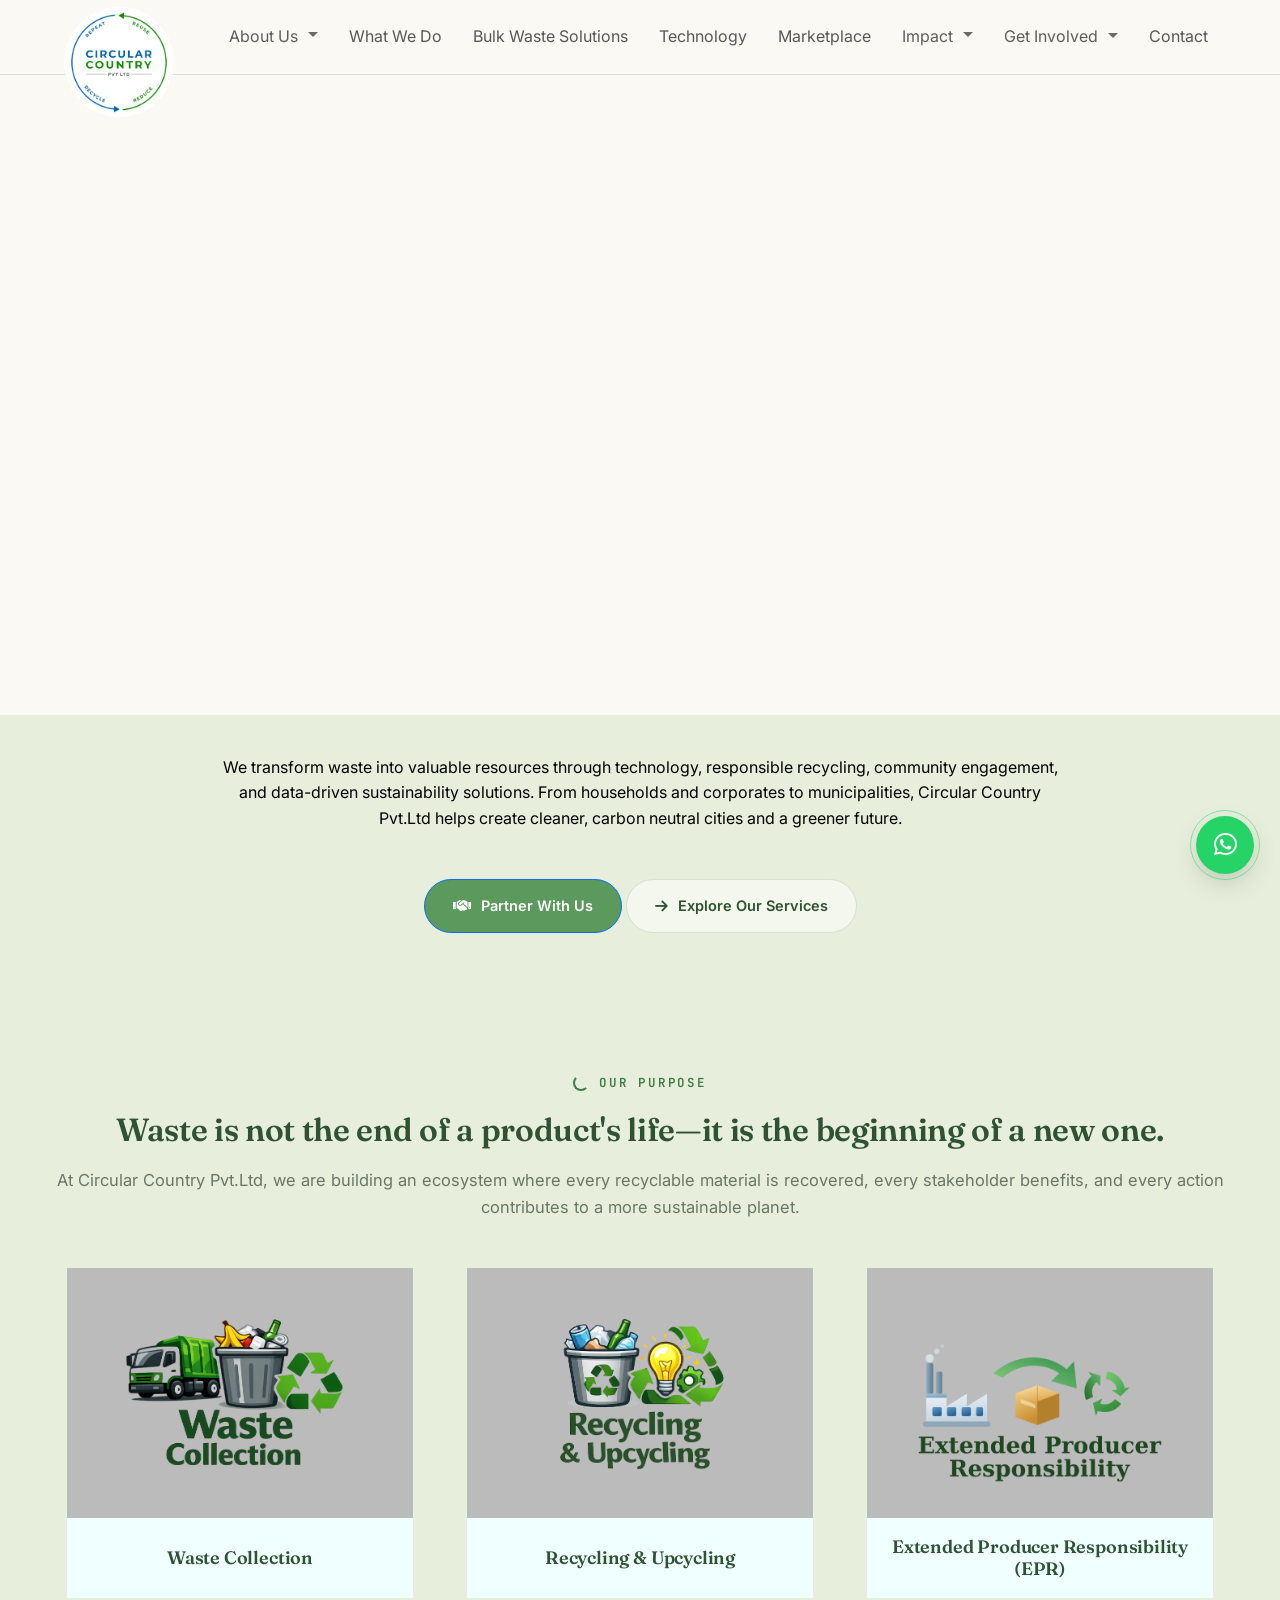
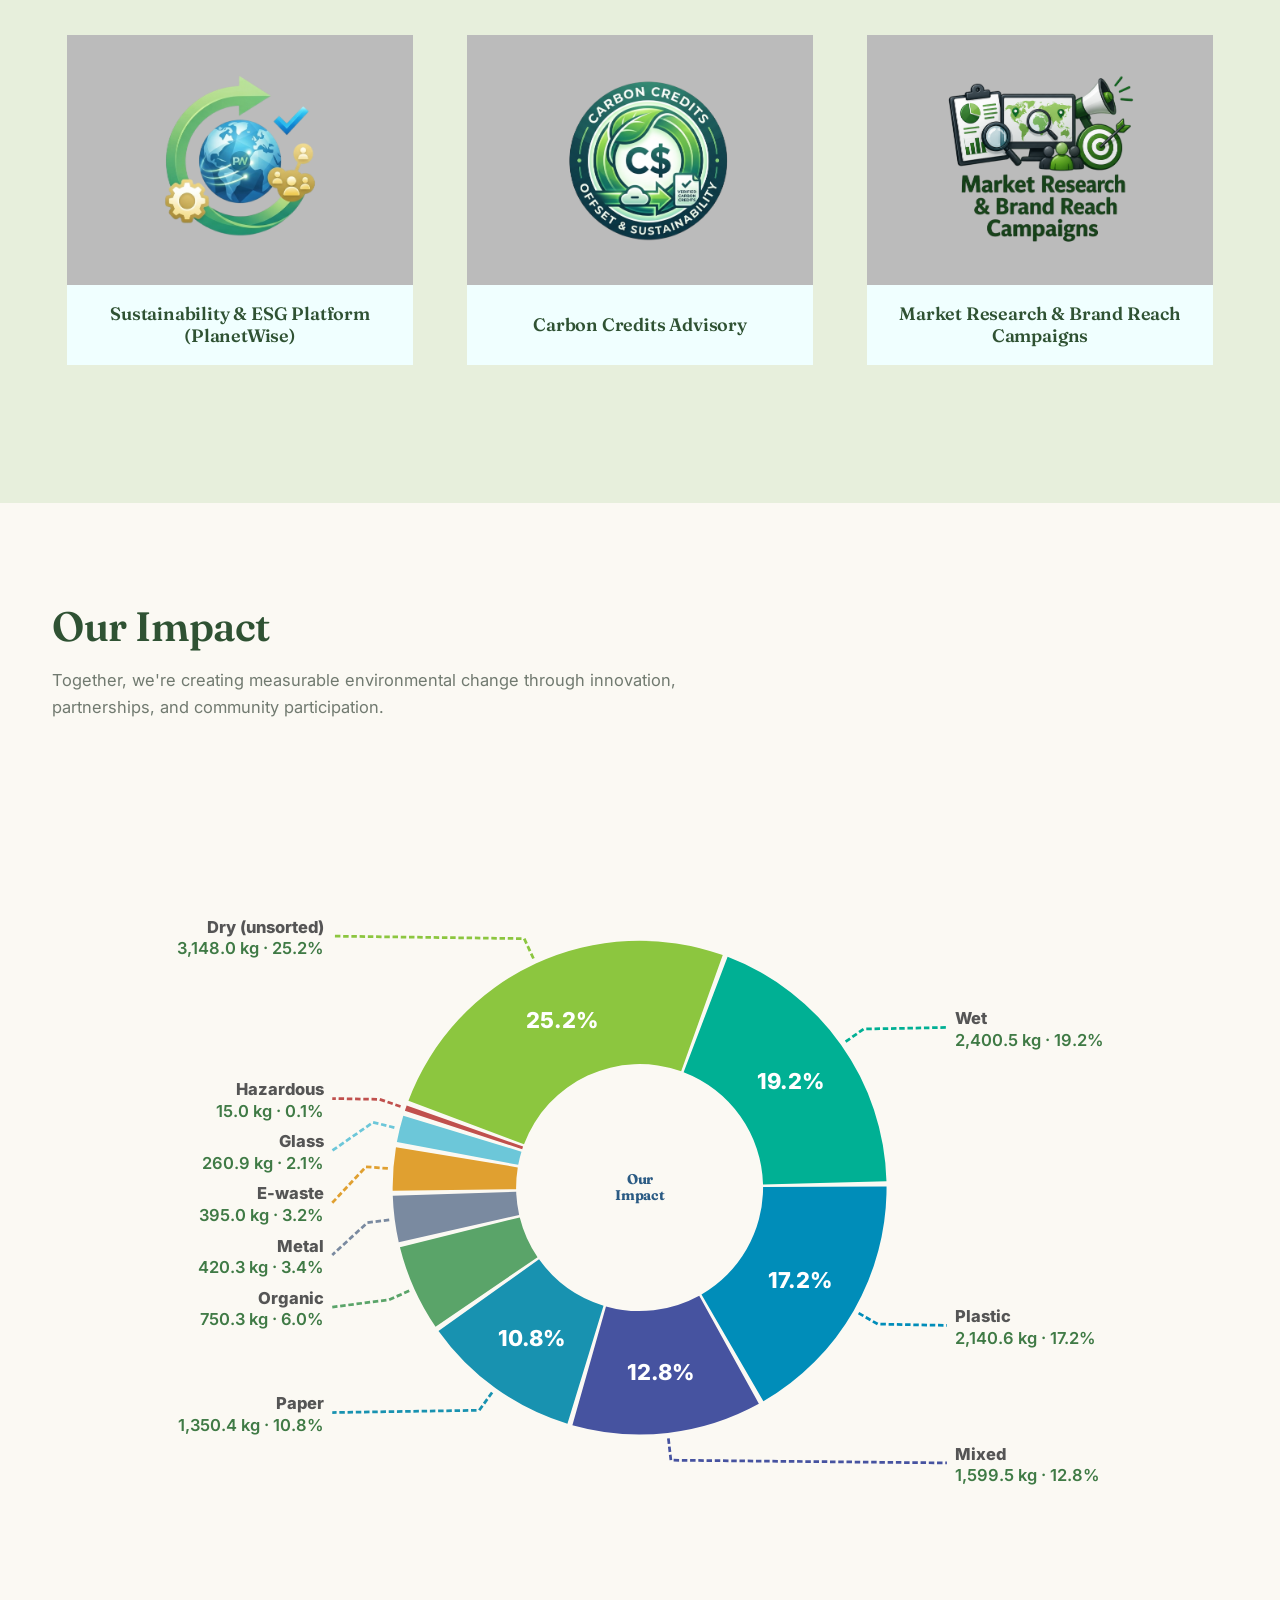
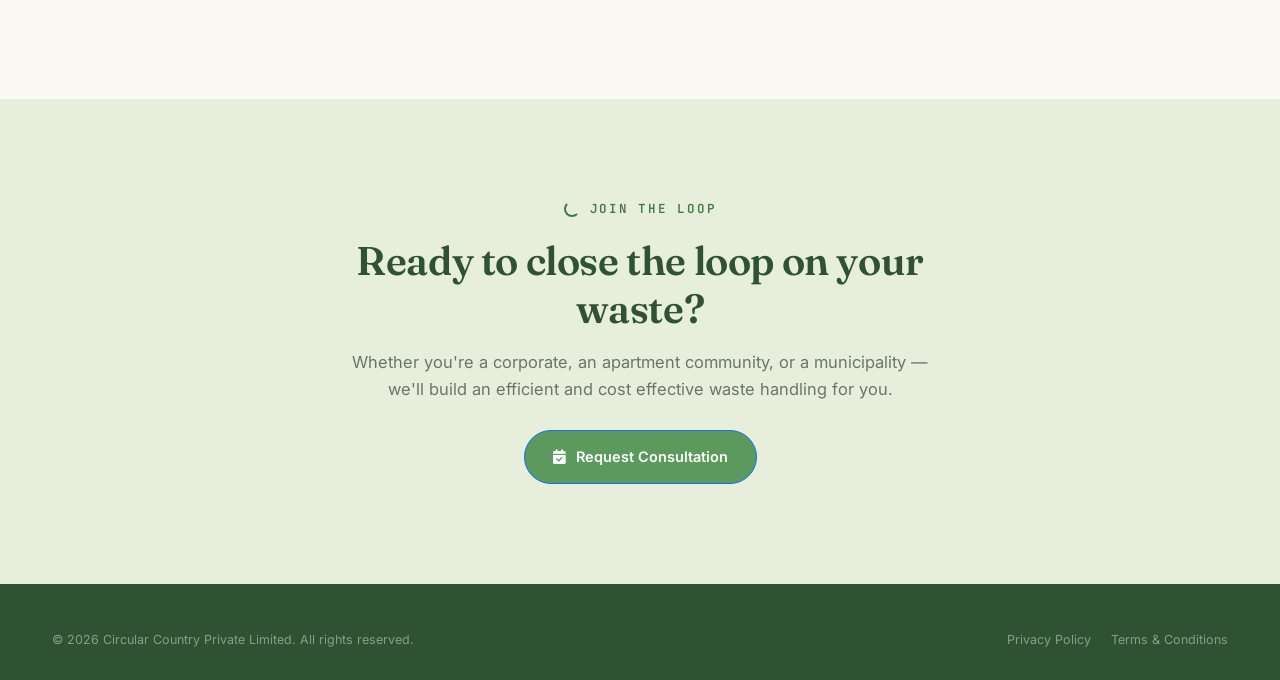
<file: index.html>
<!DOCTYPE html>
<html lang="en">
<head>
<meta charset="UTF-8">
<meta name="viewport" content="width=device-width, initial-scale=1.0">
<title>Circular Country | Waste Management & Recycling Company in Bangalore</title>
<meta name="description" content="Circular Country (BinWin) offers AI-powered waste collection, recycling, EPR compliance and carbon credit services for corporates, apartments and municipalities across Bangalore.">
<link rel="canonical" href="https://circularcountry.com/">
<meta property="og:type" content="website">
<meta property="og:site_name" content="Circular Country">
<meta property="og:title" content="Circular Country | Waste Management & Recycling Company in Bangalore">
<meta property="og:description" content="Circular Country (BinWin) offers AI-powered waste collection, recycling, EPR compliance and carbon credit services for corporates, apartments and municipalities across Bangalore.">
<meta property="og:url" content="https://circularcountry.com/">
<meta property="og:image" content="https://circularcountry.com/assets/images/favicon/og-image.jpg">
<meta name="twitter:card" content="summary_large_image">
<meta name="twitter:title" content="Circular Country | Waste Management & Recycling Company in Bangalore">
<meta name="twitter:description" content="Circular Country (BinWin) offers AI-powered waste collection, recycling, EPR compliance and carbon credit services for corporates, apartments and municipalities across Bangalore.">
<meta name="twitter:image" content="https://circularcountry.com/assets/images/favicon/og-image.jpg">

<meta name="keywords" content="circular economy India, waste management company, EPR compliance services, plastic recycling solutions, ESG waste management, corporate waste collection, Bangalore">
<link rel="preconnect" href="https://fonts.googleapis.com">
<link rel="preconnect" href="https://fonts.gstatic.com" crossorigin>
<link href="https://fonts.googleapis.com/css2?family=Fraunces:ital,opsz,wght@0,9..144,300;0,9..144,400;0,9..144,500;0,9..144,600;0,9..144,700;0,9..144,900;1,9..144,400;1,9..144,500&family=Inter:wght@400;500;600;700;800&family=JetBrains+Mono:wght@400;500;600&display=swap" rel="stylesheet">
<link rel="stylesheet" href="https://cdnjs.cloudflare.com/ajax/libs/font-awesome/6.5.1/css/all.min.css">
<link rel="stylesheet" href="assets/css/bootstrap.css">
<link rel="stylesheet" href="assets/css/styles.css">
<link rel="icon" type="image/x-icon" href="/favicon.ico">
<link rel="icon" type="image/png" sizes="32x32" href="/assets/images/favicon/favicon-32x32.png">
<link rel="icon" type="image/png" sizes="16x16" href="/assets/images/favicon/favicon-16x16.png">
<link rel="apple-touch-icon" sizes="180x180" href="/assets/images/favicon/apple-touch-icon.png">
<link rel="manifest" href="/site.webmanifest">
<script type="application/ld+json">
{
  "@context": "https://schema.org",
  "@type": "LocalBusiness",
  "name": "Circular Country Pvt Ltd",
  "alternateName": "BinWin",
  "url": "https://circularcountry.com/",
  "logo": "https://circularcountry.com/assets/images/logo/Circular-Country.png",
  "image": "https://circularcountry.com/assets/images/favicon/og-image.jpg",
  "telephone": "+91-63667-70120",
  "email": "support@binwin.earth",
  "address": {
    "@type": "PostalAddress",
    "streetAddress": "1231, 45th Cross, 1st Stage, Kumarswamy Layout",
    "addressLocality": "Bangalore",
    "postalCode": "560078",
    "addressCountry": "IN"
  },
  "areaServed": "Bangalore",
  "description": "Circular Country (BinWin) provides waste collection, AI-powered recycling, EPR compliance and carbon credit services across Bangalore."
}
</script>
</head>
<body>

<!-- ============ HEADER ============ -->
<div id="header_html"></div>
<!-- ============ HERO ============ -->
 
 <div id="home-page-hero-banner" class="carousel slide">
  <!-- <div class="carousel-indicators">
    <button type="button" data-bs-target="#home-page-hero-banner" data-bs-slide-to="0" class="active" aria-current="true" aria-label="Slide 1"></button>
    <button type="button" data-bs-target="#home-page-hero-banner" data-bs-slide-to="1" aria-label="Slide 2"></button>
    <button type="button" data-bs-target="#home-page-hero-banner" data-bs-slide-to="2" aria-label="Slide 3"></button>
  </div> -->
  <div class="carousel-inner">
    <div class="carousel-item active">
      <!-- <div class="falling-leaves"></div> -->
      <div class="video-div">
        <video class="banner-video" autoplay muted loop playsinline>
          <source src="assets/images/video/Waste_transforming_into_recycled…_1080p_202609032308.mp4" type="video/mp4"> 
        </video>
      </div>
      <!-- <div class="carousel-caption text-aligns d-none d-md-block">
        <h1 id="heroTypingText" class="typing-text" data-text="Building India's Circular Economy,|One Resource at a Time."></h1>
        <p class="text-black mb-5">We transform waste into valuable resources through technology, responsible recycling, community engagement, and data-driven sustainability solutions. From households and corporates to municipalities, Circular Country Pvt.Ltd helps create cleaner, carbon neutral cities and a greener future.</p>
        <div class="button">
          <button class="btn btn-primary"><i class="fa-solid fa-handshake"></i>Partner With Us</button>
          <button class="btn btn-ghost"><i class="fa-solid fa-arrow-right"></i>Explore Our Services</button>
        </div>
      </div> -->
    </div>
  </div>
  <!-- <button class="carousel-control-prev" type="button" data-bs-target="#home-page-hero-banner" data-bs-slide="prev">
    <span class="carousel-control-prev-icon" aria-hidden="true"></span>
    <span class="visually-hidden">Previous</span>
  </button>
  <button class="carousel-control-next" type="button" data-bs-target="#home-page-hero-banner" data-bs-slide="next">
    <span class="carousel-control-next-icon" aria-hidden="true"></span>
    <span class="visually-hidden">Next</span>
  </button> -->
</div>

<!-- <div class="marquee-strip">
  <div class="marquee-track">
    <span>WASTE COLLECTION <i class="fa-solid fa-circle"></i></span>
    <span>AI SEGREGATION <i class="fa-solid fa-circle"></i></span>
    <span>RECYCLING <i class="fa-solid fa-circle"></i></span>
    <span>EPR COMPLIANCE <i class="fa-solid fa-circle"></i></span>
    <span>CARBON CREDITS <i class="fa-solid fa-circle"></i></span>
    <span>UPCYCLED MARKETPLACE <i class="fa-solid fa-circle"></i></span>
    <span>WASTE COLLECTION <i class="fa-solid fa-circle"></i></span>
    <span>AI SEGREGATION <i class="fa-solid fa-circle"></i></span>
    <span>RECYCLING <i class="fa-solid fa-circle"></i></span>
    <span>EPR COMPLIANCE <i class="fa-solid fa-circle"></i></span>
    <span>CARBON CREDITS <i class="fa-solid fa-circle"></i></span>
    <span>UPCYCLED MARKETPLACE <i class="fa-solid fa-circle"></i></span>
  </div>
</div> -->

<!-- ============ PAGE LINK TEASERS ============ -->
<!-- <section>
  <div class="wrap">
    <div class="section-head">
      <span class="loop-eyebrow"><span class="ring"></span>Find Your Way Around</span>
      <h2>Four pages. The whole loop.</h2>
      <p>Everything about Circular Country, organized into one place each &mdash; explore at your own pace.</p>
    </div>
    <div class="teaser-grid">
      <a href="about.html" class="teaser-card reveal">
        <div class="icon-tile"><i class="fa-solid fa-compass"></i></div>
        <h3>About Us</h3>
        <p>Our purpose, our team, our social responsibility &mdash; and the advisory behind it.</p>
        <span class="go">Read more <i class="fa-solid fa-arrow-right"></i></span>
      </a>
      <a href="industries.html" class="teaser-card reveal">
        <div class="icon-tile"><i class="fa-solid fa-gears"></i></div>
        <h3>Industries</h3>
        <p>Collection, recycling, EPR, carbon credits, bulk solutions, and our technology stack.</p>
        <span class="go">Explore industries <i class="fa-solid fa-arrow-right"></i></span>
      </a>
      <a href="technology.html" class="teaser-card reveal">
        <div class="icon-tile"><i class="fa-solid fa-chart-line"></i></div>
        <h3>Technology</h3>
        <p>Our impact numbers, the upcoming marketplace, Captain BinWin, blog &amp; careers.</p>
        <span class="go">See technology <i class="fa-solid fa-arrow-right"></i></span>
      </a>
      <a href="contact.html" class="teaser-card reveal">
        <div class="icon-tile"><i class="fa-solid fa-handshake"></i></div>
        <h3>Contact &amp; Partner</h3>
        <p>Reach our team directly, or submit a partnership enquiry.</p>
        <span class="go">Get in touch <i class="fa-solid fa-arrow-right"></i></span>
      </a>
    </div>
  </div>
</section> -->
<section class="cts_buttons">
  <div class="cts_div">
    <p class="text-black mb-5">We transform waste into valuable resources through technology, responsible recycling, community engagement, and data-driven sustainability solutions. From households and corporates to municipalities, Circular Country Pvt.Ltd helps create cleaner, carbon neutral cities and a greener future.</p>
      <div class="button">
        <button class="btn btn-primary"><i class="fa-solid fa-handshake"></i>Partner With Us</button>
        <button class="btn btn-ghost"><i class="fa-solid fa-arrow-right"></i>Explore Our Services</button>
      </div>
  </div>
</section>

<!-- ============ QUICK ABOUT STRIP ============ -->
<section class="sage">
  <div class="wrap" style="align-items:center;">
    <div class="text-center w-100">
      <span class="loop-eyebrow"><span class="ring"></span>Our Purpose</span>
      <h2>Waste is not the end of a product's life—it is the beginning of a new one.</h2>
      <p style="margin-top:18px; font-size:16.5px; color:var(--ink-soft);">At Circular Country Pvt.Ltd, we are building an ecosystem where every recyclable material is recovered, every stakeholder benefits, and every action contributes to a more sustainable planet.</p>
      <!-- <a href="about.html" class="btn btn-dark" style="margin-top:28px;">More About Us <i class="fa-solid fa-arrow-right"></i></a> -->
   
      <!-- <p class="tag-linsse">Circular Country Pvt.Ltd is into :</p> -->
      <div class="row listing-icons mt-5">
        <div class="col-12 col-sm-12 col-md-4 col-lg-4 col-xl-4">
          <div class="home-page-icons">
            <div class="what-we-do-homes">
              <img class="what-we-do-home" src="assets/images/icons/Waste-collection.png" alt="Waste Collection">
            </div>
            <div class="what-we-do-content-home">
              <h3 class="what-we-do-homesa">Waste Collection</h3>
            </div>
          </div>
        </div>
        <div class="col-12 col-sm-12 col-md-4 col-lg-4 col-xl-4">
          <div class="home-page-icons">
            <div class="what-we-do-homes">
              <img class="what-we-do-home" src="assets/images/icons/Recycling-Upcycling.png" alt="Recycling & Upcycling">
            </div>
            <div class="what-we-do-content-home">
              <h3 class="what-we-do-homesa">Recycling & Upcycling</h3>
           </div>
          </div>
        </div>
        <div class="col-12 col-sm-12 col-md-4 col-lg-4 col-xl-4">
          <div class="home-page-icons">
            <div class="what-we-do-homes">
              <img class="what-we-do-home" src="assets/images/icons/EPR-Services.png" alt="EPR Services">
            </div>
            <div class="what-we-do-content-home">
              <h3 class="what-we-do-homesa">Extended Producer Responsibility (EPR) </h3>
            </div>
          </div>
        </div>
        <div class="col-12 col-sm-12 col-md-4 col-lg-4 col-xl-4">
          <div class="home-page-icons">
            <div class="what-we-do-homes">
              <img class="what-we-do-home" src="assets/images/icons/Carbon-Credits.png" alt="Sustainability & ESG Platform">
            </div>
            <div class="what-we-do-content-home">
              <h3 class="what-we-do-homesa">Sustainability & ESG Platform (PlanetWise)</h3>
            </div>
          </div>
        </div>
        <div class="col-12 col-sm-12 col-md-4 col-lg-4 col-xl-4">
          <div class="home-page-icons">
            <div class="what-we-do-homes">
              <img class="what-we-do-home" src="assets/images/icons/Sustainability-&-ESG-Platform.png" alt="Carbon Credits">
            </div>
            <div class="what-we-do-content-home">
              <h3 class="what-we-do-homesa"> Carbon Credits Advisory</h3>
            </div>
          </div>
        </div>
        <div class="col-12 col-sm-12 col-md-4 col-lg-4 col-xl-4">
          <div class="home-page-icons">
            <div class="what-we-do-homes">
              <img class="what-we-do-home" src="assets/images/icons/Market-Research-Brand-Reach-Campaigns.png" alt="Market Research & Brand Reach Campaigns">
            </div>
            <div class="what-we-do-content-home">
              <h3 class="what-we-do-homesa">Market Research & Brand Reach Campaigns</h3>
            </div>
          </div>
        </div>
      </div>
    </div>
  </div>
</section>

<!-- ============ IMPACT TEASER ============ -->
<section class="impact-section" data-stats-root>
  <div class="wrap">
    <div class="section-head">
      <h2>Our Impact</h2>
      <p>Together, we're creating measurable environmental change through innovation, partnerships, and community participation.</p>
    </div>
    <div class="chart-section">
      <div class="chart-container">
        <svg id="donutChart" viewBox="0 0 600 600" xmlns="http://www.w3.org/2000/svg">
          <!-- SVG dynamic elements generated by JS -->
        </svg>

        <!-- Center Content Overlay -->
        <div class="center-content">
          <div class="center-titlea"><h3 class="center-title">Our Impact</h3></div>
        </div>
      </div>
      <div class="impact-legend" aria-label="Impact chart legend"></div>
    </div>
  </div>
</section>

<!-- ============ FINAL CTA ============ -->
<section class="sage">
  <div class="wrap" style="text-align:center; max-width:680px; margin:0 auto;">
    <span class="loop-eyebrow center" style="justify-content:center;"><span class="ring"></span>Join The Loop</span>
    <h2 style="font-size:clamp(28px,3.6vw,40px);">Ready to close the loop on your waste?</h2>
    <p style="margin-top:16px; color:var(--ink-soft); font-size:16.5px;">Whether you're a corporate, an apartment community, or a municipality &mdash; we'll build an efficient and cost effective waste handling for you.</p>
    <a href="get-involved.html#partnerships" class="btn btn-primary" style="margin-top:28px;"><i class="fa-solid fa-calendar-check"></i>Request Consultation</a>
  </div>
</section>

<!-- ============ FOOTER ============ -->
<script src="assets/javascript/script.js"></script>
<script src="assets/javascript/impact-stats.js"></script>
<script src="assets/javascript/bootstrap.js"></script>

<div id="footer_html"></div>
</body>
</html>
</file>
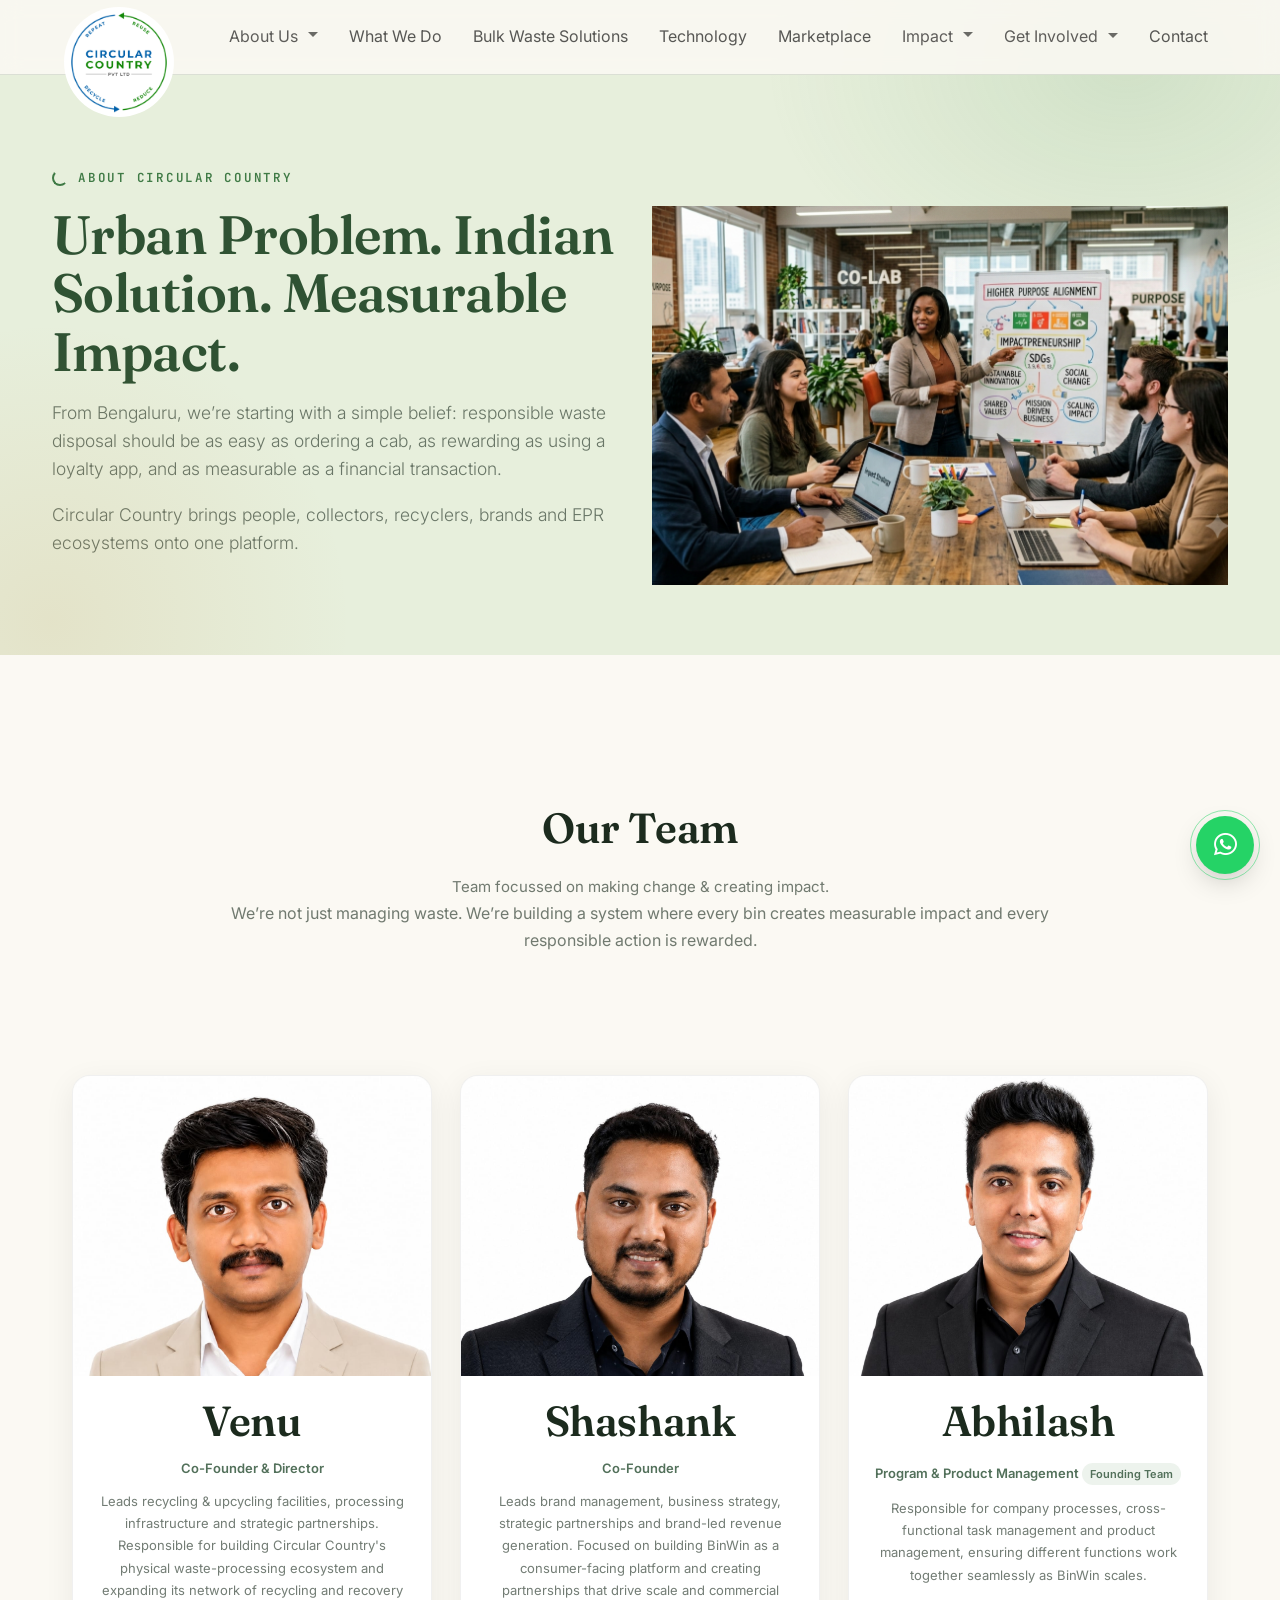
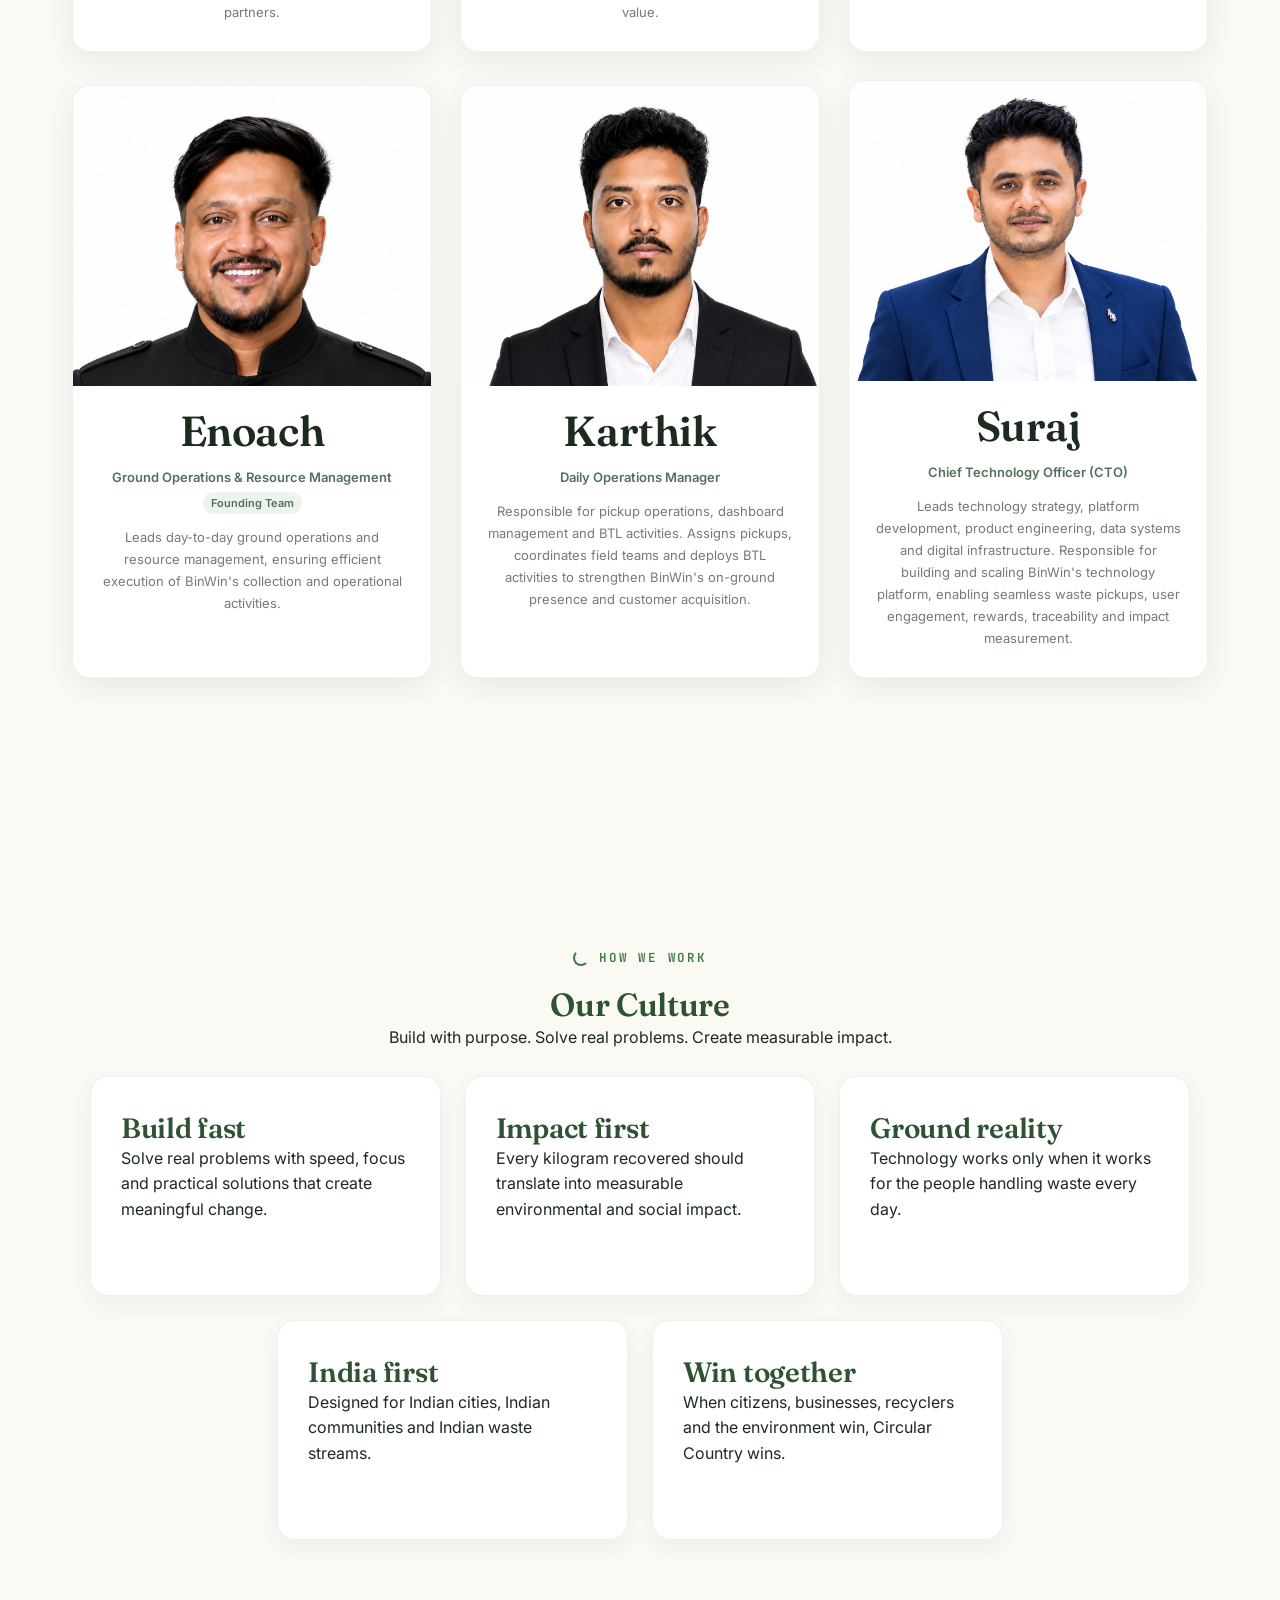
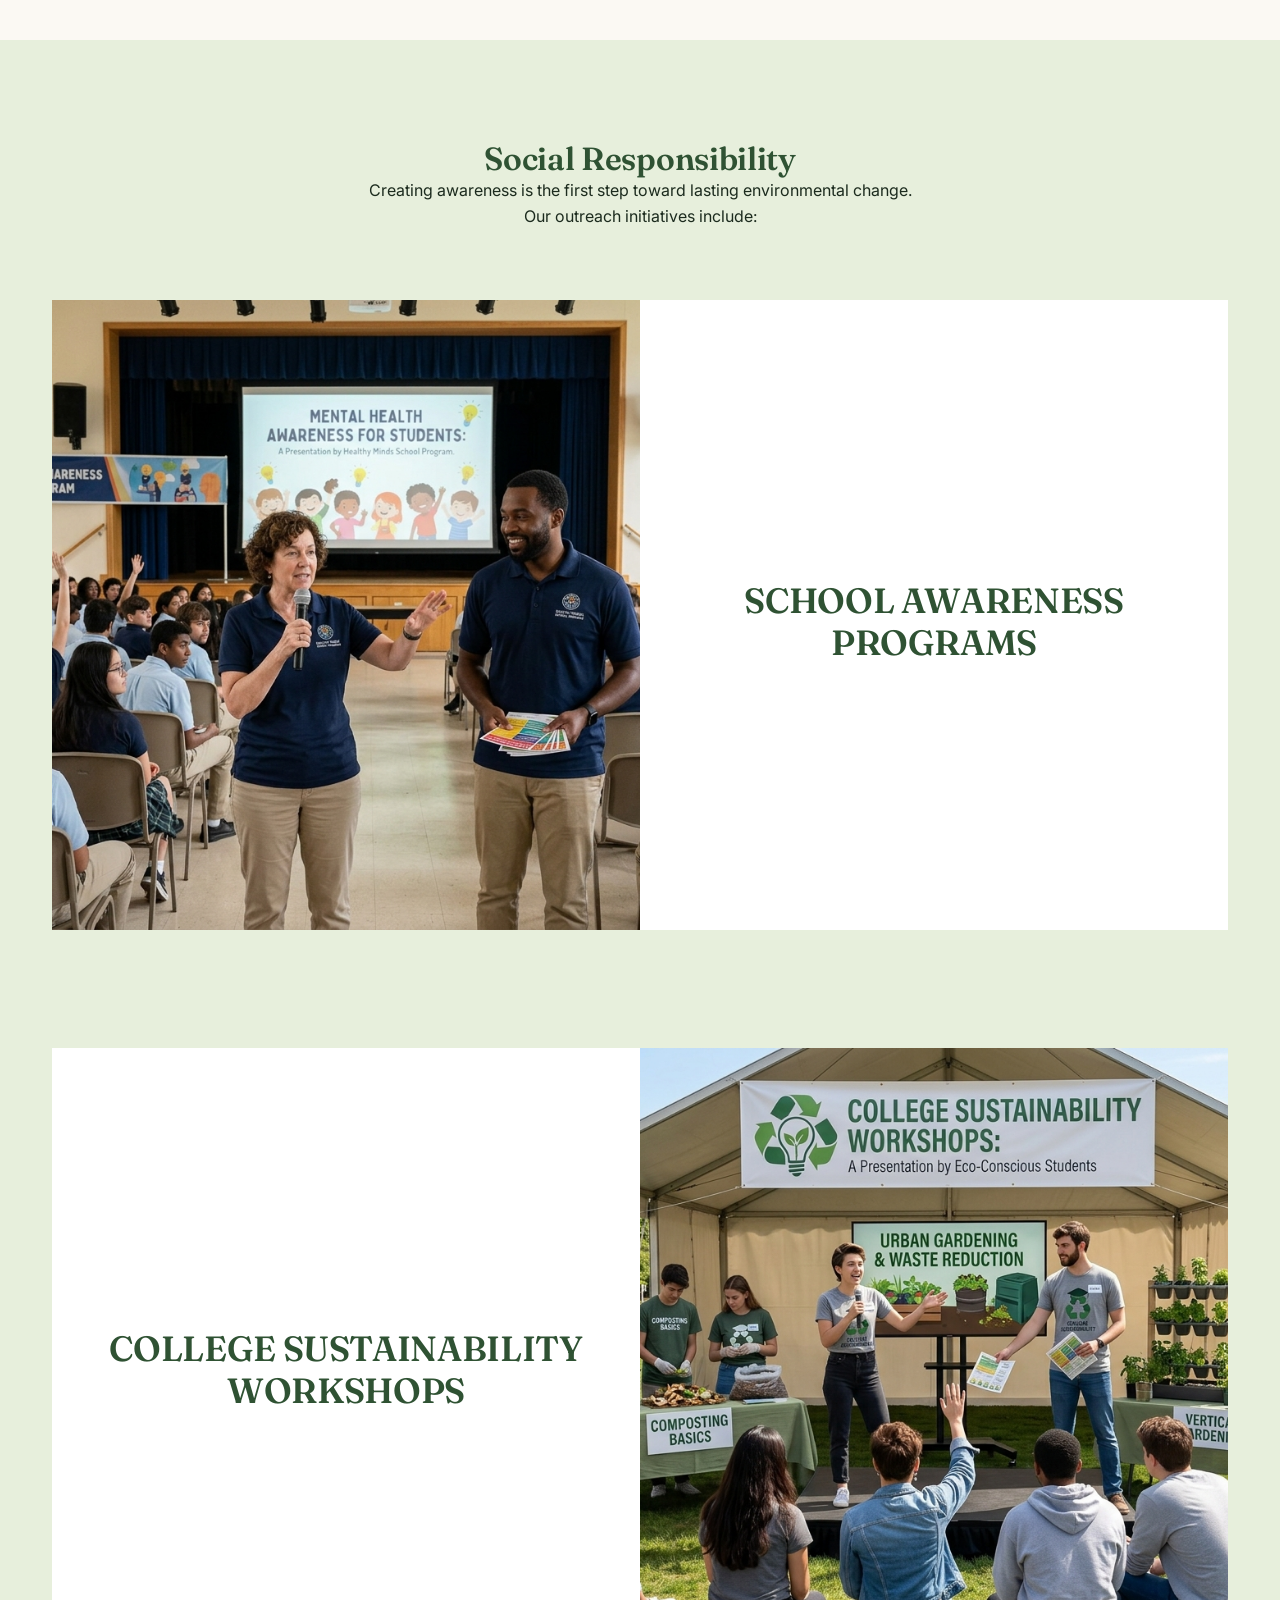
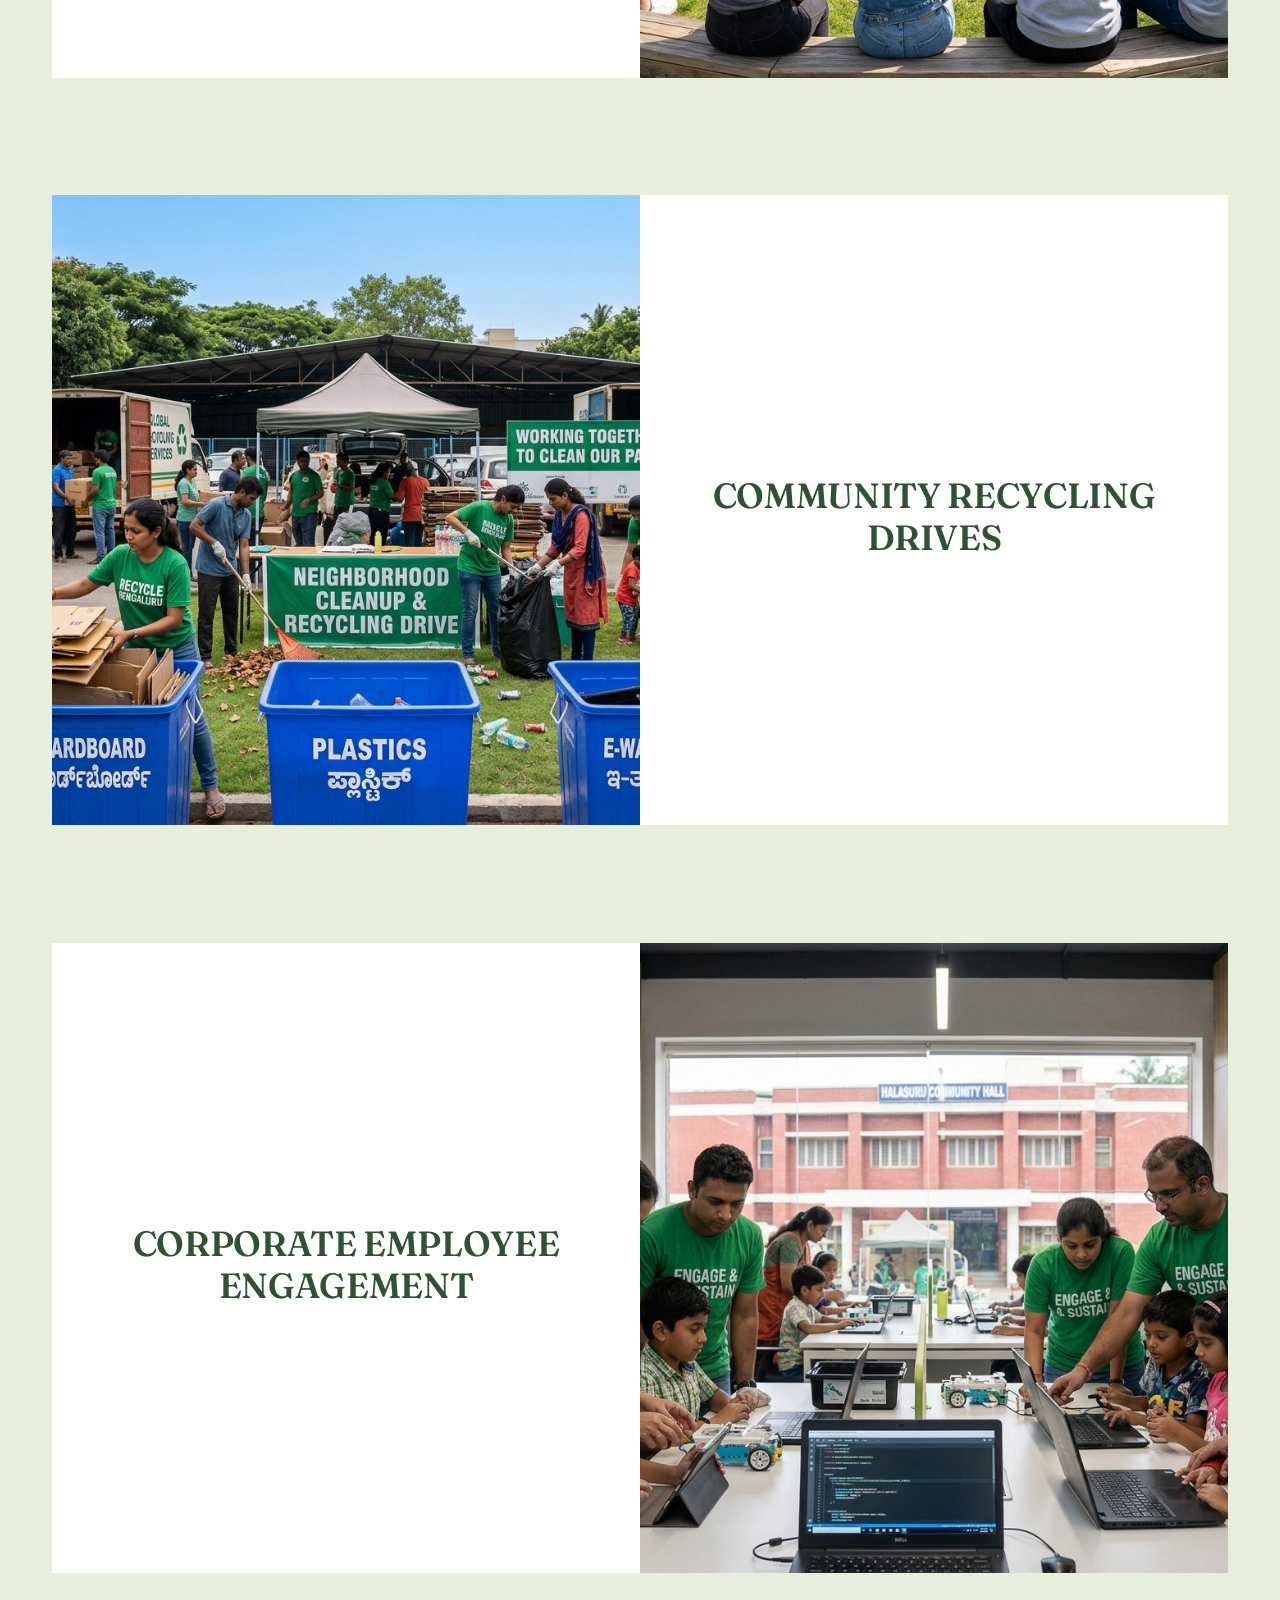
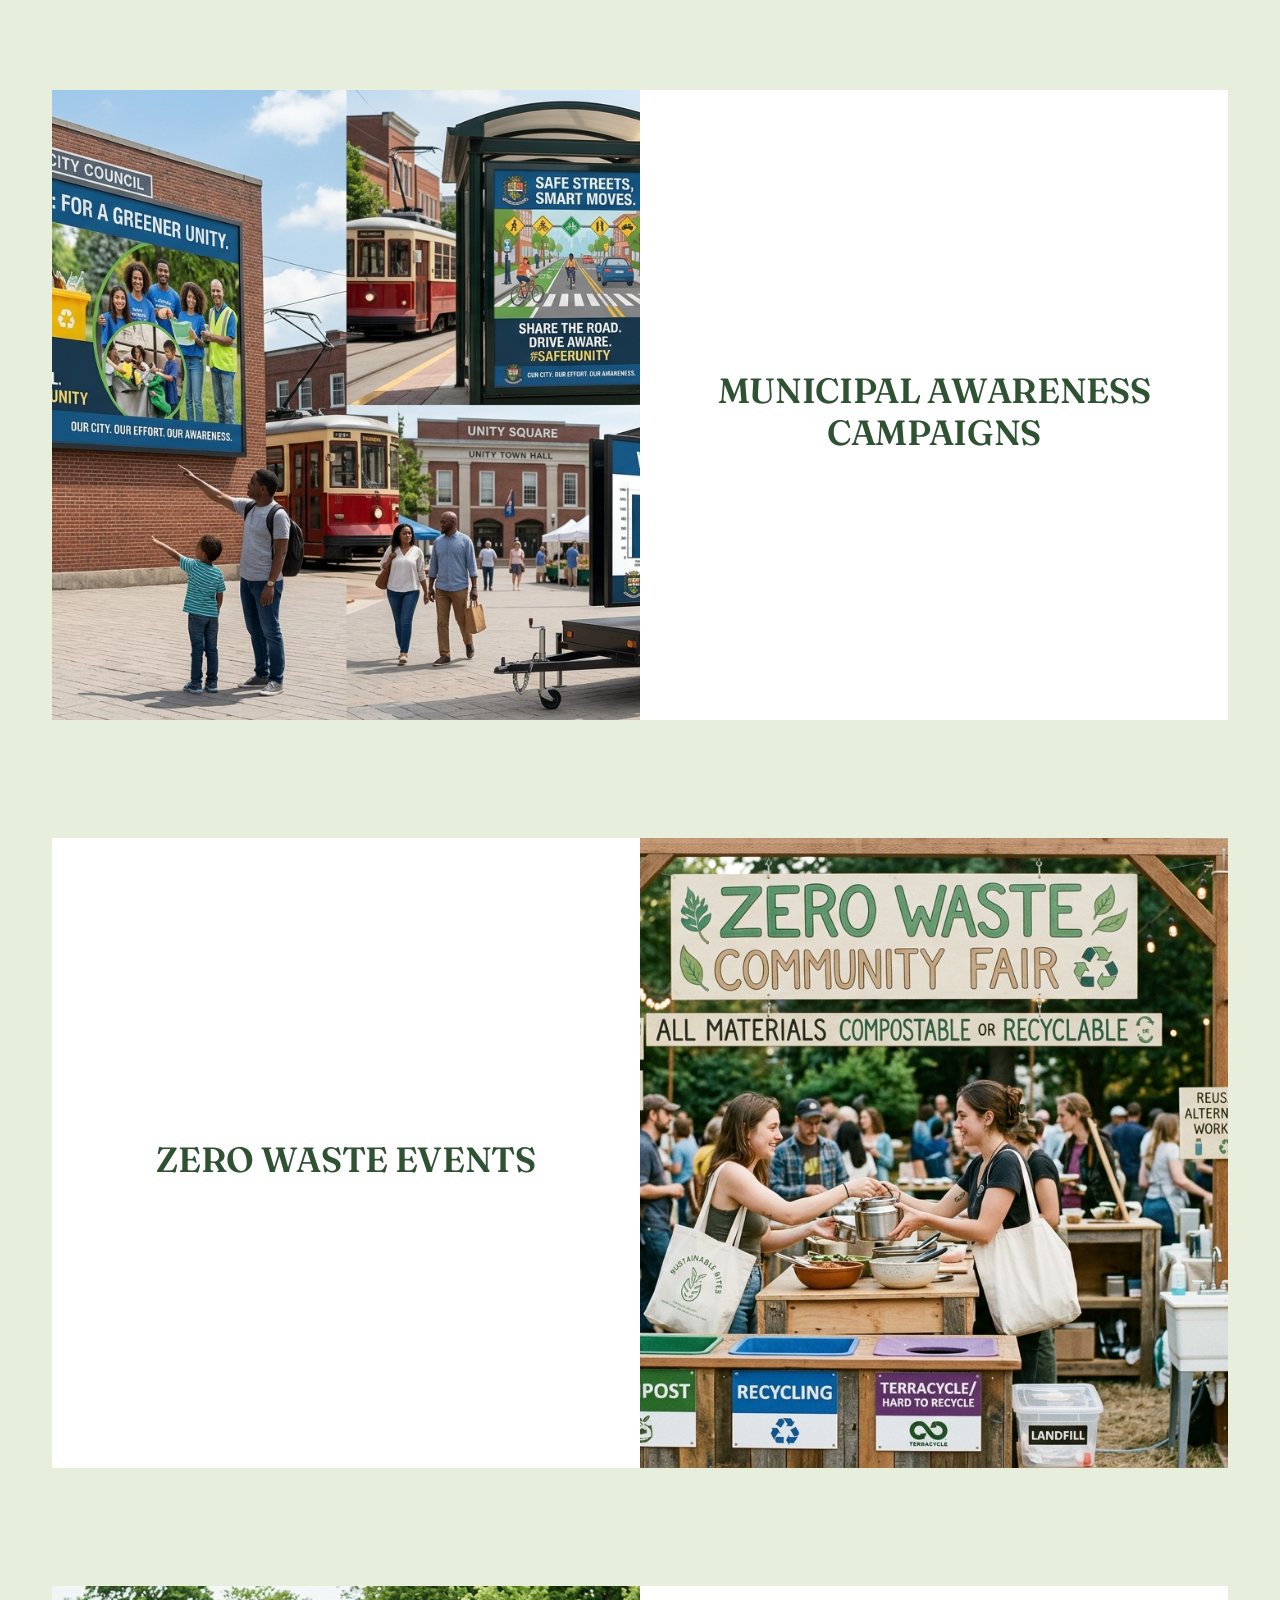
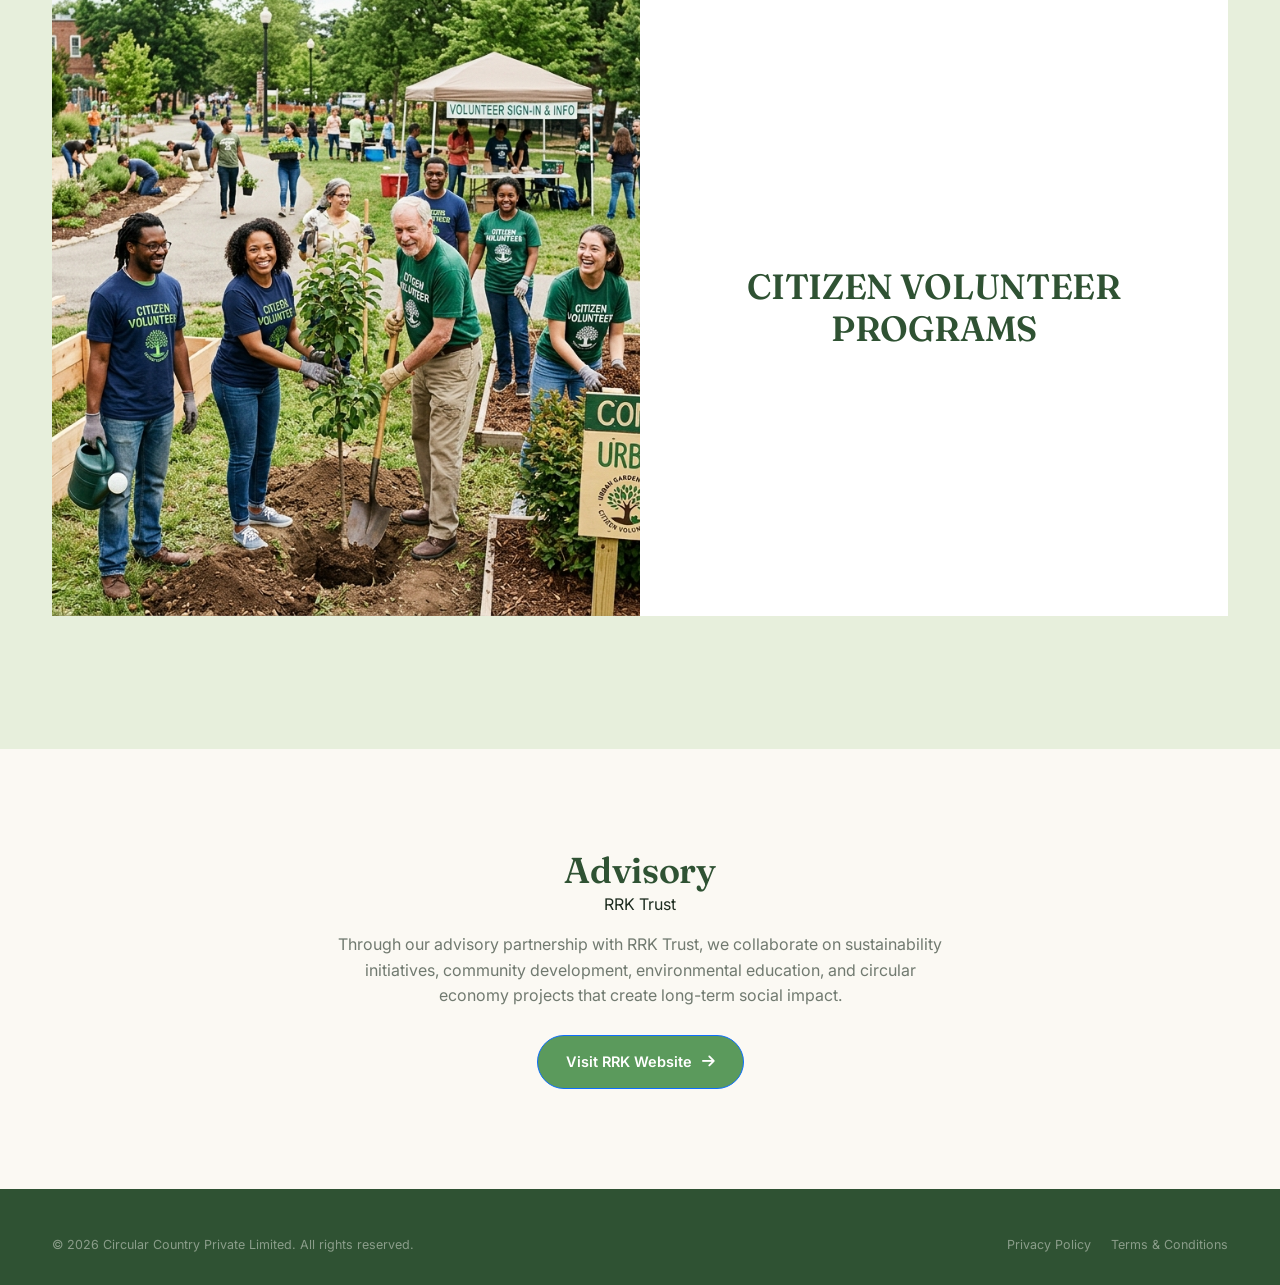
<file: about.html>
<!DOCTYPE html>
<html lang="en">
<head>
<meta charset="UTF-8">
<meta name="viewport" content="width=device-width, initial-scale=1.0">
<title>About Us | Circular Country — India's Circular Economy Company</title>
<meta name="description" content="Learn about Circular Country's mission, leadership team and approach to building a cleaner, carbon-neutral India through technology-driven waste management.">
<link rel="canonical" href="https://circularcountry.com/about.html">
<meta property="og:type" content="website">
<meta property="og:site_name" content="Circular Country">
<meta property="og:title" content="About Us | Circular Country — India's Circular Economy Company">
<meta property="og:description" content="Learn about Circular Country's mission, leadership team and approach to building a cleaner, carbon-neutral India through technology-driven waste management.">
<meta property="og:url" content="https://circularcountry.com/about.html">
<meta property="og:image" content="https://circularcountry.com/assets/images/favicon/og-image.jpg">
<meta name="twitter:card" content="summary_large_image">
<meta name="twitter:title" content="About Us | Circular Country — India's Circular Economy Company">
<meta name="twitter:description" content="Learn about Circular Country's mission, leadership team and approach to building a cleaner, carbon-neutral India through technology-driven waste management.">
<meta name="twitter:image" content="https://circularcountry.com/assets/images/favicon/og-image.jpg">

<meta name="keywords" content="circular economy India, waste management company, EPR compliance services, plastic recycling solutions, ESG waste management, corporate waste collection, Bangalore">
<link rel="preconnect" href="https://fonts.googleapis.com">
<link rel="preconnect" href="https://fonts.gstatic.com" crossorigin>
<link href="https://fonts.googleapis.com/css2?family=Fraunces:ital,opsz,wght@0,9..144,300;0,9..144,400;0,9..144,500;0,9..144,600;0,9..144,700;0,9..144,900;1,9..144,400;1,9..144,500&family=Inter:wght@400;500;600;700;800&family=JetBrains+Mono:wght@400;500;600&display=swap" rel="stylesheet">
<link rel="stylesheet" href="https://cdnjs.cloudflare.com/ajax/libs/font-awesome/6.5.1/css/all.min.css">
<link rel="stylesheet" href="assets/css/bootstrap.css">
<link rel="stylesheet" href="assets/css/styles.css">
<link rel="icon" type="image/x-icon" href="/favicon.ico">
<link rel="icon" type="image/png" sizes="32x32" href="/assets/images/favicon/favicon-32x32.png">
<link rel="icon" type="image/png" sizes="16x16" href="/assets/images/favicon/favicon-16x16.png">
<link rel="apple-touch-icon" sizes="180x180" href="/assets/images/favicon/apple-touch-icon.png">
<link rel="manifest" href="/site.webmanifest">
<script type="application/ld+json">
{
  "@context": "https://schema.org",
  "@type": "LocalBusiness",
  "name": "Circular Country Pvt Ltd",
  "alternateName": "BinWin",
  "url": "https://circularcountry.com/",
  "logo": "https://circularcountry.com/assets/images/logo/Circular-Country.png",
  "image": "https://circularcountry.com/assets/images/favicon/og-image.jpg",
  "telephone": "+91-63667-70120",
  "email": "support@binwin.earth",
  "address": {
    "@type": "PostalAddress",
    "streetAddress": "1231, 45th Cross, 1st Stage, Kumarswamy Layout",
    "addressLocality": "Bangalore",
    "postalCode": "560078",
    "addressCountry": "IN"
  },
  "areaServed": "Bangalore",
  "description": "Circular Country (BinWin) provides waste collection, AI-powered recycling, EPR compliance and carbon credit services across Bangalore."
}
</script>
</head>
<body>

<!-- ============ HEADER ============ -->
<div id="header_html"></div>

<div class="drawer" id="drawer">
  <button class="drawer-close" id="drawerClose" aria-label="Close menu"><i class="fa-solid fa-xmark"></i></button>
  <a href="index.html">Home</a>
  <a href="about.html" class="active">About</a>
  <a href="services.html">Services</a>
  <a href="resources.html">Resources</a>
  <a href="contact.html">Contact &amp; Partner</a>
</div>

<!-- ============ PAGE HERO ============ -->
<section class="page-hero" id="our-purpose">
  <div class="wrap ">
    <span class="loop-eyebrow" ><span class="ring"></span>About Circular Country</span>
    <div class="row about-two-section">
      <div class="col-sm-12 col-md-6 col-lg-6 col-xl-6 about-right-content">
        <h1>Urban Problem. Indian Solution. Measurable Impact.</h1>
        <p class="lead">
          From Bengaluru, we’re starting with a simple belief:
          responsible waste disposal should be as easy as ordering a cab,
          as rewarding as using a loyalty app, and as measurable as a financial transaction.
        </p>
        <p class="lead">
          Circular Country brings people, collectors, recyclers, brands and
          EPR ecosystems onto one platform.
        </p>
      </div>
      <div class="col-sm-12 col-md-6 col-lg-6 col-xl-6 image-right-content">
        <img src="assets/images/banners/about-us.jpg" alt="Impact Entrepreneurship" class="about-hero-image">
      </div>
    </div>
    
  </div>
</section>

<!-- ============ PILLARS + CARD ============ -->
<section>
  <div class="wrap">
    <div class="about-pillars" id="our-team">
      <div class="pillar reveal">
        <div class="text-center w-75 mx-auto mb-5">
          <h4 style="font-size:35px;">Our Team</h4>
          <p class="firt-phara-text">
            Team focussed on making change &amp; creating impact.
          </p>
          <p class="about-teamss">
            We’re not just managing waste. We’re building a system where every bin
            creates measurable impact and every responsible action is rewarded.
          </p>
        </div>
      </div>
      <div class="team-row">
        <!-- Venu -->
        <div class="team-cards text-center">
            <img src="assets/images/banners/teams/venugopal.jpeg"
                alt="Venu - Co-Founder & Director"
                class="team-mate-image">
            <h4 class="team-name-title">Venu</h4>
            <p class="team-role-title">
                Co-Founder &amp; Director
            </p>
            <p>
                Leads recycling &amp; upcycling facilities, processing infrastructure
                and strategic partnerships. Responsible for building Circular Country's
                physical waste-processing ecosystem and expanding its network of
                recycling and recovery partners.
            </p>
        </div>
        <!-- Shashank -->
        <div class="team-cards text-center">
            <img src="assets/images/banners/teams/shashank.jpeg"
                alt="Shashank - Co-Founder"
                class="team-mate-image">
            <h4 class="team-name-title">Shashank</h4>
            <p class="team-role-title">
                Co-Founder
            </p>
            <p>
                Leads brand management, business strategy, strategic partnerships and
                brand-led revenue generation. Focused on building BinWin as a
                consumer-facing platform and creating partnerships that drive scale
                and commercial value.
            </p>
        </div>
        <!-- Abhilash -->
        <div class="team-cards text-center">
            <img src="assets/images/banners/teams/abhilash.jpeg"
                alt="Abhilash - Program & Product Management"
                class="team-mate-image">
            <h4 class="team-name-title">Abhilash</h4>
            <p class="team-role-title">
                Program &amp; Product Management
                <span>Founding Team</span>
            </p>
            <p>
                Responsible for company processes, cross-functional task management
                and product management, ensuring different functions work together
                seamlessly as BinWin scales.
            </p>
        </div>
        <!-- Enoch -->
        <div class="team-cards text-center">
            <img src="assets/images/banners/teams/enoach.jpeg"
                alt="Enoch - Ground Operations & Resource Management"
                class="team-mate-image">
            <h4 class="team-name-title">Enoach</h4>
            <p class="team-role-title">
                Ground Operations &amp; Resource Management
                <span>Founding Team</span>
            </p>
            <p>
                Leads day-to-day ground operations and resource management,
                ensuring efficient execution of BinWin's collection and
                operational activities.
            </p>
        </div>
        <!-- Karthik -->
        <div class="team-cards text-center">
            <img src="assets/images/banners/teams/karthik.jpeg"
                alt="Karthik - Daily Operations Manager"
                class="team-mate-image">
            <h4 class="team-name-title">
                Karthik
            </h4>
            <p class="team-role-title">
                Daily Operations Manager
            </p>
            <p>
                Responsible for pickup operations, dashboard management and BTL
                activities. Assigns pickups, coordinates field teams and deploys
                BTL activities to strengthen BinWin's on-ground presence and
                customer acquisition.
            </p>
        </div>
        <!-- Suraj -->
        <div class="team-cards text-center">
            <img src="assets/images/banners/teams/suraj.jpeg"
                alt="Suraj - Chief Technology Officer (CTO)"
                class="team-mate-image">
            <h4 class="team-name-title">
                Suraj
            </h4>
            <p class="team-role-title">
                Chief Technology Officer (CTO)
            </p>
            <p>
                Leads technology strategy, platform development, product engineering,
                data systems and digital infrastructure. Responsible for building and
                scaling BinWin's technology platform, enabling seamless waste pickups,
                user engagement, rewards, traceability and impact measurement.
            </p>
        </div>
      </div>
    </div>
  </div>
</section>

<!-- ============ OUR CULTURE ============ -->
<section class="our-culture-section">
    <div class="wrap">
        <div class="culture-heading text-center">
            <span class="loop-eyebrow">
                <span class="ring"></span>
                How We Work
            </span>
            <h2>Our Culture</h2>
            <p>
                Build with purpose. Solve real problems. Create measurable impact.
            </p>
        </div><br>

        <div class="culture-grid">
            <div class="culture-card">
                <h3>Build fast</h3>
                <p>
                    Solve real problems with speed, focus and practical solutions
                    that create meaningful change.
                </p>
            </div>
            <div class="culture-card">
                <h3>Impact first</h3>
                <p>
                    Every kilogram recovered should translate into measurable
                    environmental and social impact.
                </p>
            </div>
            <div class="culture-card">
                <h3>Ground reality</h3>
                <p>
                    Technology works only when it works for the people handling
                    waste every day.
                </p>
            </div>
            <div class="culture-card">
                <h3>India first</h3>
                <p>
                    Designed for Indian cities, Indian communities and Indian
                    waste streams.
                </p>
            </div>
            <div class="culture-card">
                <h3>Win together</h3>
                <p>
                    When citizens, businesses, recyclers and the environment win,
                    Circular Country wins.
                </p>
            </div>
        </div>
    </div>
</section>

<!-- ============ TEAM VALUES STRIP ============ -->
<section class="sage pb-3">
  <div class="wrap">
    <div class="mb-5 text-center" id="social-responsibility">
      <!-- <span class="loop-eyebrow"><span class="ring"></span>How We Work</span> -->
      <h2>Social Responsibility</h2>
      <p>Creating awareness is the first step toward lasting environmental change.</p>
      <p>Our outreach initiatives include:</p>
    </div>
    <div class="social-responsibility-cards">
      <div class="row social-cards-sections">
        <div class="col-sm-12 col-md-6 col-lg-6 col-xl-6 p-0 icon-img">
          <img src="assets/images/banners/School awareness programs.png" alt="" class="socila-sect-bg">
        </div>
        <div class="col-sm-12 col-md-6 col-lg-6 col-xl-6 p-0 icon-tiless">
          <h2 style="font-size:35px; text-transform: uppercase; margin-top:14px;">School awareness programs </h2>
        </div>
      </div>
      <div class="row flex-row-reverse social-cards-sections">
        <div class="col-sm-12 col-md-6 col-lg-6 col-xl-6 p-0 icon-img">
          <img src="assets/images/banners/College sustainability workshops.png" alt="" class="socila-sect-bg">
        </div>
        <div class="col-sm-12 col-md-6 col-lg-6 col-xl-6 p-0 icon-tiless">
          <h2 style="font-size:35px; text-transform: uppercase; margin-top:14px;">College sustainability workshops </h2>
        </div>
      </div>
      <div class="row social-cards-sections">
        <div class="col-sm-12 col-md-6 col-lg-6 col-xl-6 p-0 icon-img">
          <img src="assets/images/banners/Community recycling drives.png" alt="" class="socila-sect-bg">
        </div>
        <div class="col-sm-12 col-md-6 col-lg-6 col-xl-6 p-0 icon-tiless">
          <h2 style="font-size:35px; text-transform: uppercase; margin-top:14px;">Community recycling drives </h2>
        </div>
      </div>
      <div class="row flex-row-reverse social-cards-sections">
        <div class="col-sm-12 col-md-6 col-lg-6 col-xl-6 p-0 icon-img">
          <img src="assets/images/banners/Corporate employee engagement.png" alt="" class="socila-sect-bg">
        </div>
        <div class="col-sm-12 col-md-6 col-lg-6 col-xl-6 p-0 icon-tiless">
          <h2 style="font-size:35px; text-transform: uppercase; margin-top:14px;">Corporate employee engagement</h2>
        </div>
      </div>
      <div class="row social-cards-sections">
        <div class="col-sm-12 col-md-6 col-lg-6 col-xl-6 p-0 icon-img">
          <img src="assets/images/banners/-Municipal awareness campaigns.png" alt="" class="socila-sect-bg">
        </div>
        <div class="col-sm-12 col-md-6 col-lg-6 col-xl-6 p-0 icon-tiless">
          <h2 style="font-size:35px; text-transform: uppercase; margin-top:14px;">Municipal awareness campaigns </h2>
        </div>
      </div>
      <div class="row flex-row-reverse social-cards-sections">
        <div class="col-sm-12 col-md-6 col-lg-6 col-xl-6 p-0 icon-img">
          <img src="assets/images/banners/Zero Waste events.png" alt="" class="socila-sect-bg">
        </div>
        <div class="col-sm-12 col-md-6 col-lg-6 col-xl-6 p-0 icon-tiless">
          <h2 style="font-size:35px; text-transform: uppercase; margin-top:14px;">Zero Waste events </h2>
        </div>
      </div>
      <div class="row social-cards-sections">
        <div class="col-sm-12 col-md-6 col-lg-6 col-xl-6 p-0 icon-img">
          <img src="assets/images/banners/Citizen volunteer programs.png" alt="" class="socila-sect-bg">
        </div>
        <div class="col-sm-12 col-md-6 col-lg-6 col-xl-6 p-0 icon-tiless">
          <h2 style="font-size:35px; text-transform: uppercase; margin-top:14px;">Citizen volunteer programs</h2>
        </div>
      </div>
    </div>
  </div>
</section>
<!-- ============ CTA ============ -->
<section id="rrk-trust">
  <div class="wrap" style="text-align:center; max-width:680px; margin:0 auto;">
    <h2 style="font-size:clamp(26px,3.2vw,36px);">Advisory</h2>
    <p class="rrk-trust">RRK Trust</p>
    <p style="margin-top:14px; color:var(--ink-soft);">Through our advisory partnership with RRK Trust, we collaborate on sustainability initiatives, community development, environmental education, and circular economy projects that create long-term social impact.</p>
    <a href="https://share.google/02qiqQFZpBvKt3Off" class="btn btn-primary" style="margin-top:26px;" target="_blank">Visit RRK Website <i class="fa-solid fa-arrow-right"></i></a>
  </div>
</section>

<!-- ============ FOOTER ============ -->
<script src="assets/javascript/script.js"></script>
<script src="assets/javascript/bootstrap.js"></script>

<div id="footer_html"></div>
</body>
</html>
</file>
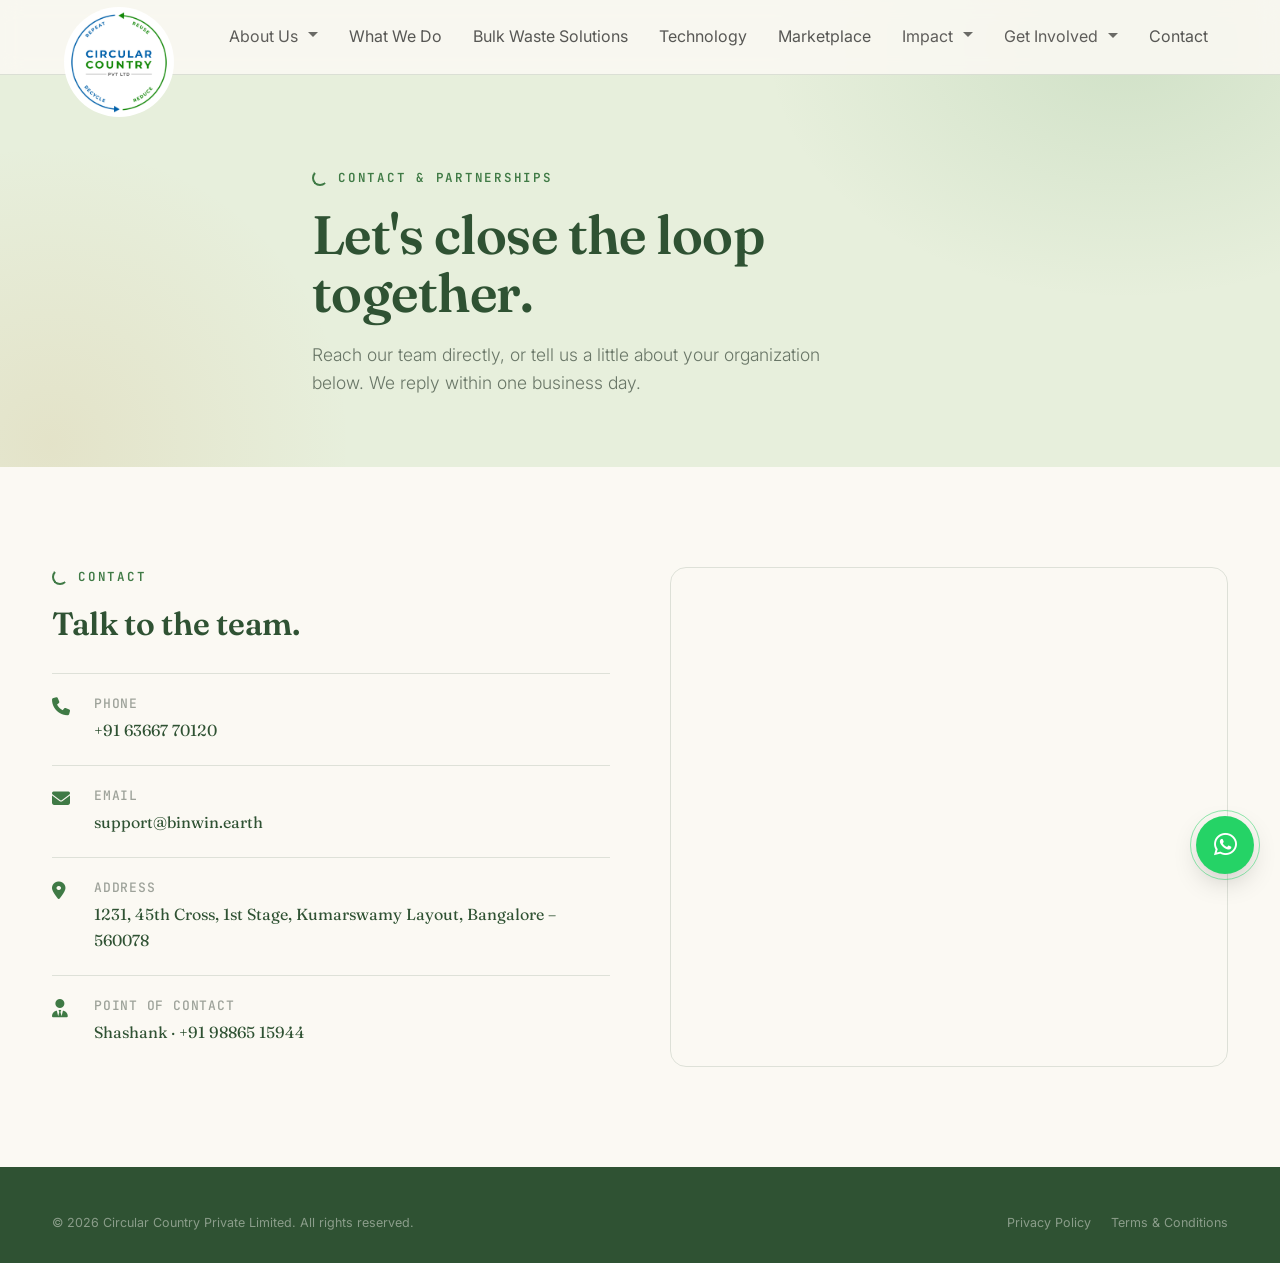
<file: contact.html>
<!DOCTYPE html>
<html lang="en">
<head>
<meta charset="UTF-8">
<meta name="viewport" content="width=device-width, initial-scale=1.0">
<title>Contact Us | Circular Country — Bangalore Waste Management</title>
<meta name="description" content="Get in touch with Circular Country for waste collection, EPR compliance and recycling partnerships. Call, email or visit our Bangalore office.">
<link rel="canonical" href="https://circularcountry.com/contact.html">
<meta property="og:type" content="website">
<meta property="og:site_name" content="Circular Country">
<meta property="og:title" content="Contact Us | Circular Country — Bangalore Waste Management">
<meta property="og:description" content="Get in touch with Circular Country for waste collection, EPR compliance and recycling partnerships. Call, email or visit our Bangalore office.">
<meta property="og:url" content="https://circularcountry.com/contact.html">
<meta property="og:image" content="https://circularcountry.com/assets/images/favicon/og-image.jpg">
<meta name="twitter:card" content="summary_large_image">
<meta name="twitter:title" content="Contact Us | Circular Country — Bangalore Waste Management">
<meta name="twitter:description" content="Get in touch with Circular Country for waste collection, EPR compliance and recycling partnerships. Call, email or visit our Bangalore office.">
<meta name="twitter:image" content="https://circularcountry.com/assets/images/favicon/og-image.jpg">

<meta name="keywords" content="circular economy India, waste management company, EPR compliance services, plastic recycling solutions, ESG waste management, corporate waste collection, Bangalore">
<link rel="preconnect" href="https://fonts.googleapis.com">
<link rel="preconnect" href="https://fonts.gstatic.com" crossorigin>
<link href="https://fonts.googleapis.com/css2?family=Fraunces:ital,opsz,wght@0,9..144,300;0,9..144,400;0,9..144,500;0,9..144,600;0,9..144,700;0,9..144,900;1,9..144,400;1,9..144,500&family=Inter:wght@400;500;600;700;800&family=JetBrains+Mono:wght@400;500;600&display=swap" rel="stylesheet">
<link rel="stylesheet" href="https://cdnjs.cloudflare.com/ajax/libs/font-awesome/6.5.1/css/all.min.css">
<link rel="stylesheet" href="assets/css/bootstrap.css">
<link rel="stylesheet" href="assets/css/styles.css">
<link rel="icon" type="image/x-icon" href="/favicon.ico">
<link rel="icon" type="image/png" sizes="32x32" href="/assets/images/favicon/favicon-32x32.png">
<link rel="icon" type="image/png" sizes="16x16" href="/assets/images/favicon/favicon-16x16.png">
<link rel="apple-touch-icon" sizes="180x180" href="/assets/images/favicon/apple-touch-icon.png">
<link rel="manifest" href="/site.webmanifest">
<script type="application/ld+json">
{
  "@context": "https://schema.org",
  "@type": "LocalBusiness",
  "name": "Circular Country Pvt Ltd",
  "alternateName": "BinWin",
  "url": "https://circularcountry.com/",
  "logo": "https://circularcountry.com/assets/images/logo/Circular-Country.png",
  "image": "https://circularcountry.com/assets/images/favicon/og-image.jpg",
  "telephone": "+91-63667-70120",
  "email": "support@binwin.earth",
  "address": {
    "@type": "PostalAddress",
    "streetAddress": "1231, 45th Cross, 1st Stage, Kumarswamy Layout",
    "addressLocality": "Bangalore",
    "postalCode": "560078",
    "addressCountry": "IN"
  },
  "areaServed": "Bangalore",
  "description": "Circular Country (BinWin) provides waste collection, AI-powered recycling, EPR compliance and carbon credit services across Bangalore."
}
</script>
</head>
<body>

<!-- ============ HEADER ============ -->
<div id="header_html"></div>

<div class="drawer" id="drawer">
  <button class="drawer-close" id="drawerClose" aria-label="Close menu"><i class="fa-solid fa-xmark"></i></button>
  <a href="index.html">Home</a>
  <a href="about.html">About</a>
  <a href="services.html">Services</a>
  <a href="resources.html">Resources</a>
  <a href="contact.html" class="active">Contact &amp; Partner</a>
</div>

<!-- ============ PAGE HERO ============ -->
<section class="page-hero">
  <div class="wrap page-hero-inner">
    <span class="loop-eyebrow"><span class="ring"></span>Contact &amp; Partnerships</span>
    <h1>Let's close the loop together.</h1>
    <p class="lead">Reach our team directly, or tell us a little about your organization below. We reply within one business day.</p>
  </div>
</section>

<!-- ============ CONTACT DETAILS + MAP ============ -->
<section>
  <div class="wrap contact-grid">
    <div>
      <span class="loop-eyebrow"><span class="ring"></span>Contact</span>
      <h2 style="margin-bottom:30px;">Talk to the team.</h2>
      <div class="contact-row"><i class="fa-solid fa-phone"></i><div><h4>Phone</h4><a href="tel:+916366770120">+91 63667 70120</a></div></div>
      <div class="contact-row"><i class="fa-solid fa-envelope"></i><div><h4>Email</h4><a href="mailto:support@binwin.earth">support@binwin.earth</a></div></div>
      <div class="contact-row"><i class="fa-solid fa-location-dot"></i><div><h4>Address</h4><p>1231, 45th Cross, 1st Stage, Kumarswamy Layout, Bangalore &ndash; 560078</p></div></div>
      <div class="contact-row"><i class="fa-solid fa-user-tie"></i><div><h4>Point of Contact</h4><p>Shashank &middot; +91 98865 15944</p></div></div>
    </div>
    <div class="map-frame">
      <iframe loading="lazy" referrerpolicy="no-referrer-when-downgrade" src="https://maps.google.com/maps?q=Kumarswamy%20Layout%2C%20Bangalore%20560078&t=&z=14&ie=UTF8&iwloc=&output=embed"></iframe>
    </div>
  </div>
</section>

<!-- ============ FOOTER ============ -->
<script src="assets/javascript/script.js"></script>
<script src="assets/javascript/bootstrap.js"></script>

<div id="footer_html"></div>
</body>
</html>
</file>
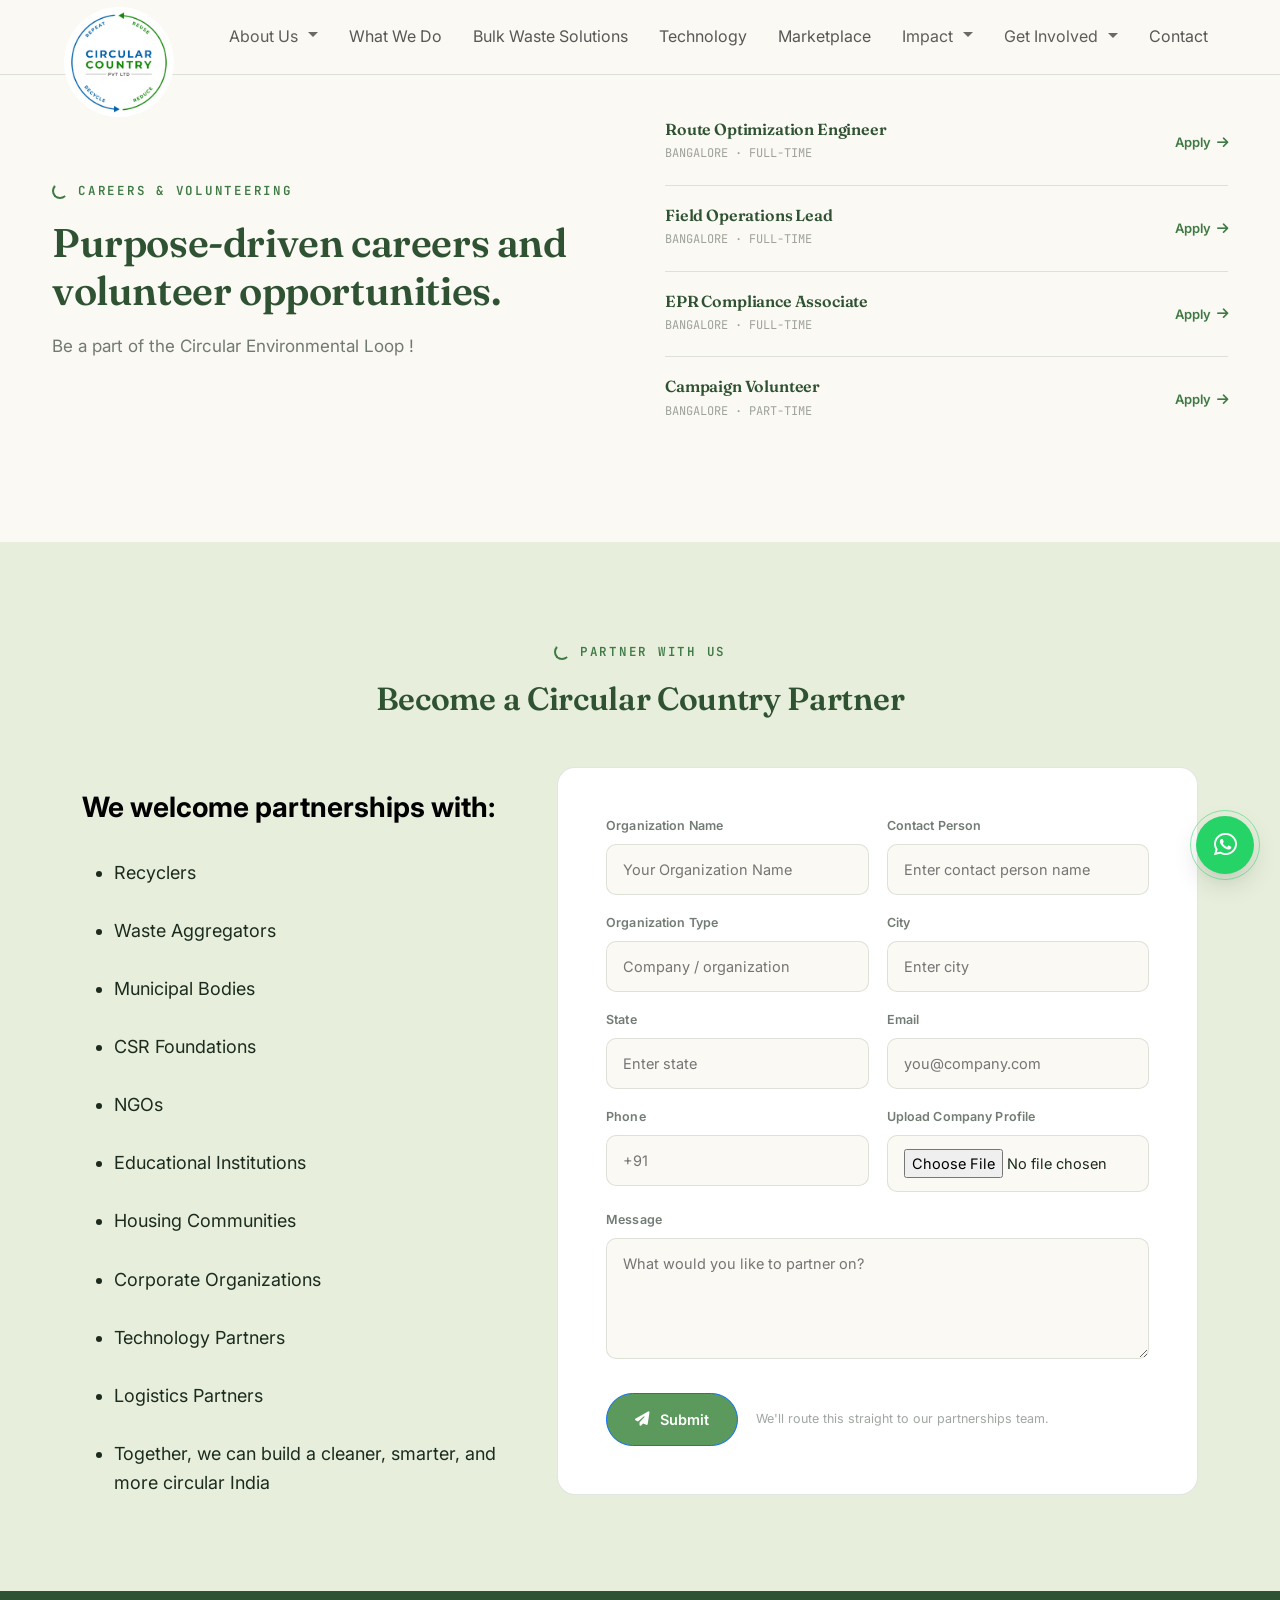
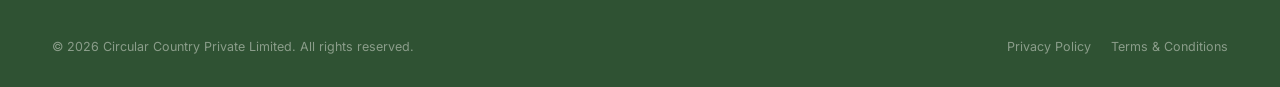
<file: get-involved.html>
<!DOCTYPE html>
<html lang="en">
<head>
<meta charset="UTF-8">
<meta name="viewport" content="width=device-width, initial-scale=1.0">
<title>Careers & Volunteering | Circular Country</title>
<meta name="description" content="Join Circular Country's team or volunteer with us. Explore open roles in route optimization, field operations, EPR compliance and community campaigns.">
<link rel="canonical" href="https://circularcountry.com/get-involved.html">
<meta property="og:type" content="website">
<meta property="og:site_name" content="Circular Country">
<meta property="og:title" content="Careers & Volunteering | Circular Country">
<meta property="og:description" content="Join Circular Country's team or volunteer with us. Explore open roles in route optimization, field operations, EPR compliance and community campaigns.">
<meta property="og:url" content="https://circularcountry.com/get-involved.html">
<meta property="og:image" content="https://circularcountry.com/assets/images/favicon/og-image.jpg">
<meta name="twitter:card" content="summary_large_image">
<meta name="twitter:title" content="Careers & Volunteering | Circular Country">
<meta name="twitter:description" content="Join Circular Country's team or volunteer with us. Explore open roles in route optimization, field operations, EPR compliance and community campaigns.">
<meta name="twitter:image" content="https://circularcountry.com/assets/images/favicon/og-image.jpg">

<meta name="keywords" content="circular economy India, waste management company, EPR compliance services, plastic recycling solutions, ESG waste management, corporate waste collection, Bangalore">
<link rel="preconnect" href="https://fonts.googleapis.com">
<link rel="preconnect" href="https://fonts.gstatic.com" crossorigin>
<link href="https://fonts.googleapis.com/css2?family=Fraunces:ital,opsz,wght@0,9..144,300;0,9..144,400;0,9..144,500;0,9..144,600;0,9..144,700;0,9..144,900;1,9..144,400;1,9..144,500&family=Inter:wght@400;500;600;700;800&family=JetBrains+Mono:wght@400;500;600&display=swap" rel="stylesheet">
<link rel="stylesheet" href="https://cdnjs.cloudflare.com/ajax/libs/font-awesome/6.5.1/css/all.min.css">
<link rel="stylesheet" href="assets/css/bootstrap.css">
<link rel="stylesheet" href="assets/css/styles.css">
<link rel="icon" type="image/x-icon" href="/favicon.ico">
<link rel="icon" type="image/png" sizes="32x32" href="/assets/images/favicon/favicon-32x32.png">
<link rel="icon" type="image/png" sizes="16x16" href="/assets/images/favicon/favicon-16x16.png">
<link rel="apple-touch-icon" sizes="180x180" href="/assets/images/favicon/apple-touch-icon.png">
<link rel="manifest" href="/site.webmanifest">
<script type="application/ld+json">
{
  "@context": "https://schema.org",
  "@type": "LocalBusiness",
  "name": "Circular Country Pvt Ltd",
  "alternateName": "BinWin",
  "url": "https://circularcountry.com/",
  "logo": "https://circularcountry.com/assets/images/logo/Circular-Country.png",
  "image": "https://circularcountry.com/assets/images/favicon/og-image.jpg",
  "telephone": "+91-63667-70120",
  "email": "support@binwin.earth",
  "address": {
    "@type": "PostalAddress",
    "streetAddress": "1231, 45th Cross, 1st Stage, Kumarswamy Layout",
    "addressLocality": "Bangalore",
    "postalCode": "560078",
    "addressCountry": "IN"
  },
  "areaServed": "Bangalore",
  "description": "Circular Country (BinWin) provides waste collection, AI-powered recycling, EPR compliance and carbon credit services across Bangalore."
}
</script>
</head>
<body>

<!-- ============ HEADER ============ -->
<div id="header_html"></div>
<!-- ============ CAREERS ============ -->
<section id="careers">
  <div class="wrap careers-wrap">
    <div>
      <span class="loop-eyebrow"><span class="ring"></span>Careers &amp; Volunteering</span>
      <h1>Purpose-driven careers and volunteer opportunities.</h1>
      <p style="color:var(--ink-soft); margin-top:18px; font-size:17px;">Be a part of the Circular Environmental Loop !</p>
    </div>
    <div class="careers-list">
      <div class="careers-row reveal"><div><h4>Route Optimization Engineer</h4><span>BANGALORE &middot; FULL-TIME</span></div><a href="contact.html">Apply <i class="fa-solid fa-arrow-right"></i></a></div>
      <div class="careers-row reveal"><div><h4>Field Operations Lead</h4><span>BANGALORE &middot; FULL-TIME</span></div><a href="contact.html">Apply <i class="fa-solid fa-arrow-right"></i></a></div>
      <div class="careers-row reveal"><div><h4>EPR Compliance Associate</h4><span>BANGALORE &middot; FULL-TIME</span></div><a href="contact.html">Apply <i class="fa-solid fa-arrow-right"></i></a></div>
      <div class="careers-row reveal"><div><h4>Campaign Volunteer</h4><span>BANGALORE &middot; PART-TIME</span></div><a href="contact.html">Apply <i class="fa-solid fa-arrow-right"></i></a></div>
    </div>
  </div>
</section>
<!-- ============ PARTNER FORM ============ -->
<section class="sage pb-2" id="partnerships">
  <div class="container">
    <div class="part-title-bg text-center reveal mb-5">
      <span class="loop-eyebrow"><span class="ring"></span>Partner With Us</span>
      <h2>Become a Circular Country Partner</h2>
    </div>
    <div class="row">
      <div class="section-head col-sm-12 col-md-5 col-lg-5 col-xl-5">
        <div class="partner-left">
          <P class="we-comes-part">We welcome partnerships with:</P>
          <ul class="partner-with-list">
            <li class="recycles-title">Recyclers</li>
            <li class="recycles-title">Waste Aggregators</li>
            <li class="recycles-title">Municipal Bodies</li>
            <li class="recycles-title">CSR Foundations</li>
            <li class="recycles-title">NGOs</li>
            <li class="recycles-title">Educational Institutions</li>
            <li class="recycles-title">Housing Communities</li>
            <li class="recycles-title">Corporate Organizations</li>
            <li class="recycles-title">Technology Partners</li>
            <li class="recycles-title">Logistics Partners</li>
            <li class="recycles-title">Together, we can build a cleaner, smarter, and more circular India</li>
          </ul>
        </div>
      </div>
      <div class="section-head col-sm-12 col-md-7 col-lg-7 col-xl-7">
        <div class="partner-panel reveal">
          <form id="partnerForm">
            <div class="form-grid">
              <div class="field">
                <label for="p-name">Organization Name</label>
                <input id="p-name" type="text" required placeholder="Your Organization Name">
              </div>
              <div class="field">
                <label for="p-contact">Contact Person</label>
                <input id="p-contact" type="text" required placeholder="Enter contact person name">
              </div>
              <div class="field">
                <label for="p-business">Organization Type</label>
                <input id="p-business" type="text" placeholder="Company / organization">
              </div>
              <div class="field">
                <label for="p-city">City</label>
                <input id="p-city" type="text" required placeholder="Enter city">
              </div>
              <div class="field">
                <label for="p-city">State</label>
                <input id="p-city" type="text" required placeholder="Enter state">
              </div>
              <div class="field">
                <label for="p-email">Email</label>
                <input id="p-email" type="email" required placeholder="you@company.com">
              </div>
              <div class="field">
                <label for="p-phone">Phone</label>
                <input id="p-phone" type="tel" required placeholder="+91">
              </div>
              <div class="field">
                <label for="p-email">Upload Company Profile</label>
                <input id="p-email" type="file" required placeholder="you@company.com">
              </div>
              <div class="field full">
                <label for="p-message">Message</label>
                <textarea id="p-message" rows="4" required placeholder="What would you like to partner on?"></textarea>
              </div>
              
            </div>
            <div class="form-submit">
              <button type="submit" class="btn btn-primary"><i class="fa-solid fa-paper-plane"></i>Submit</button>
              <span class="form-note">We'll route this straight to our partnerships team.</span>
            </div>
          </form>
        </div>
      </div>
    </div>
  </div>
</section>

<!-- ============ FOOTER ============ -->
<script src="assets/javascript/script.js"></script>
<script src="assets/javascript/bootstrap.js"></script>

<div id="footer_html"></div>
</body>
</html>
</file>
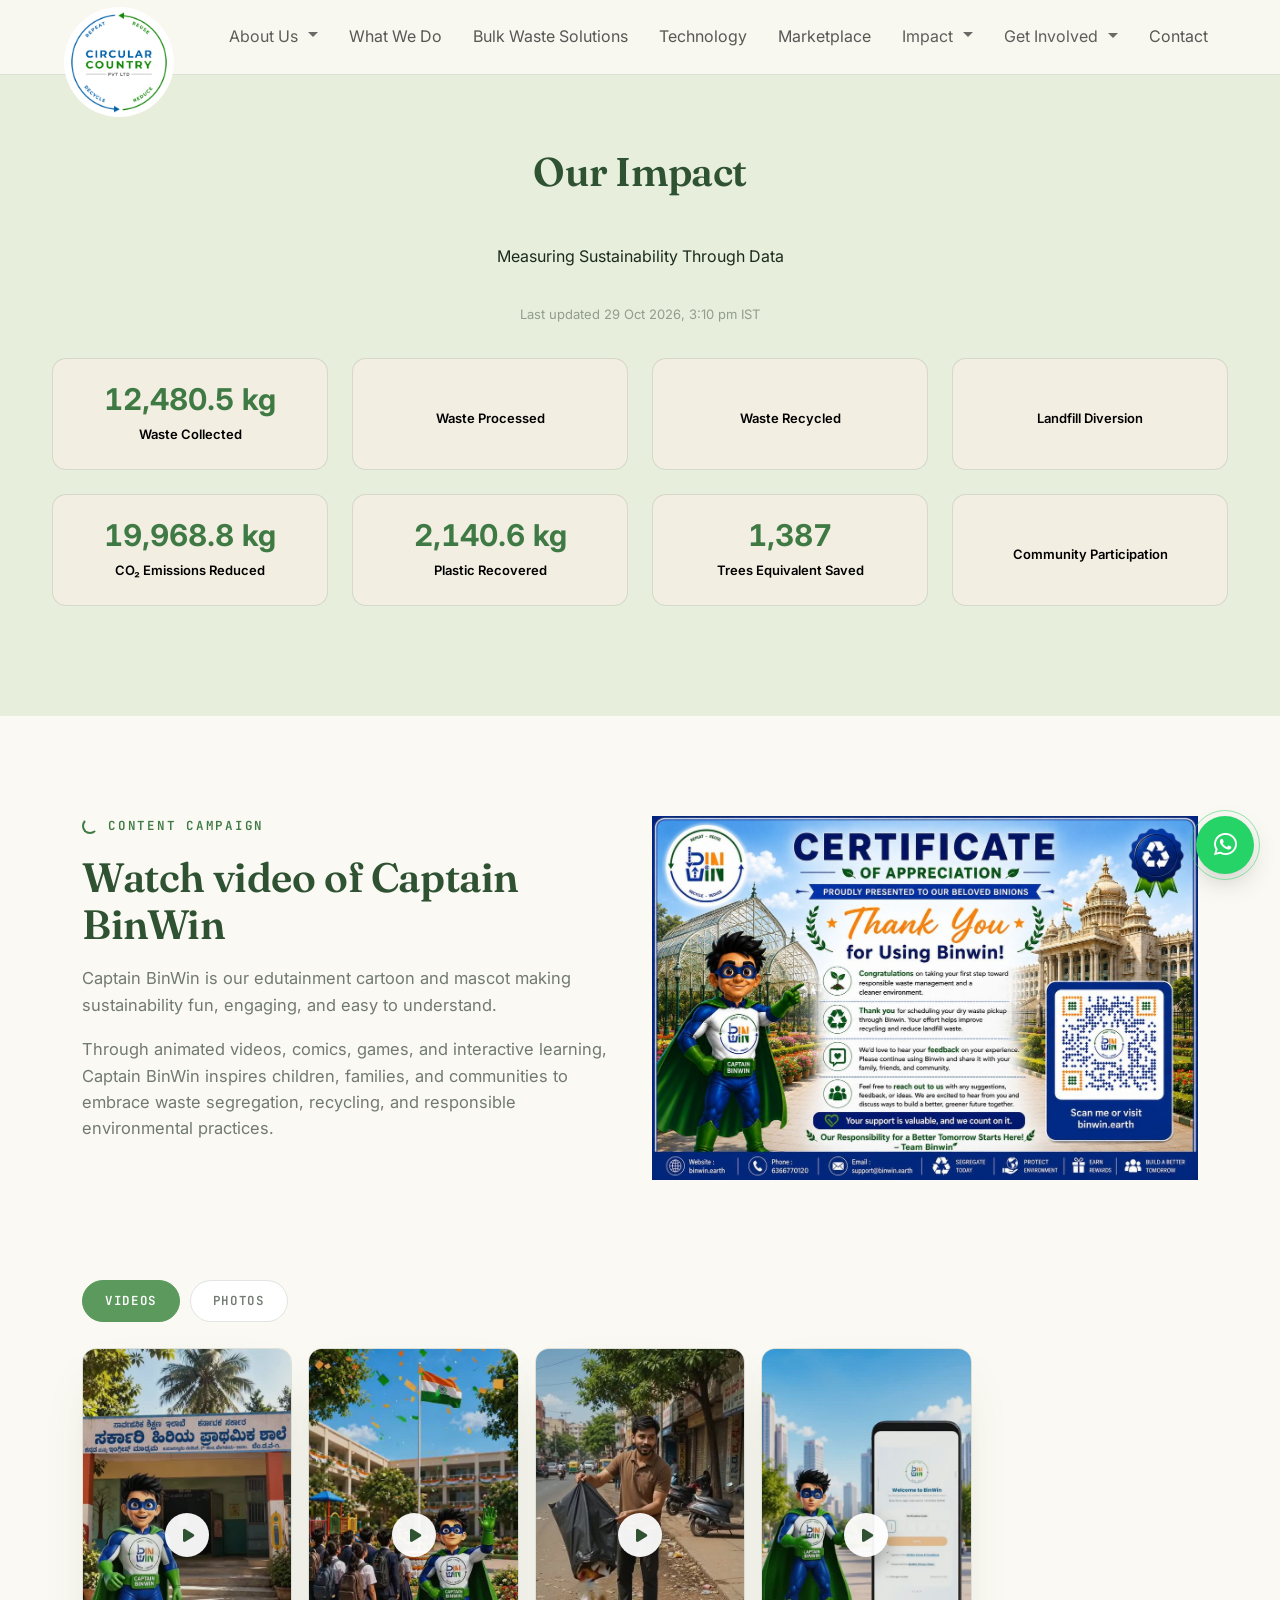
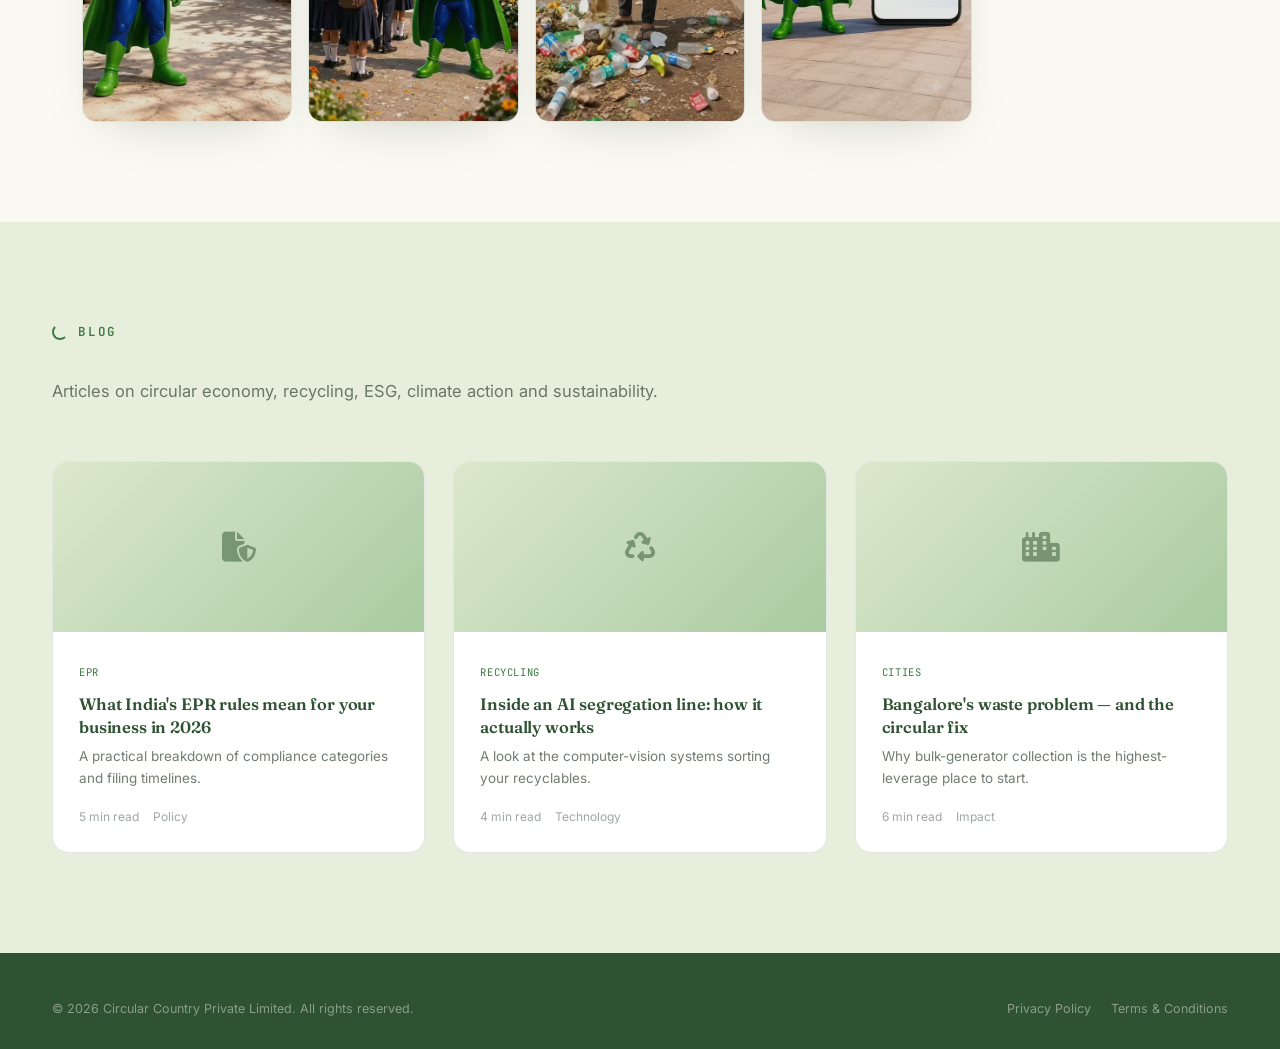
<file: impact.html>
<!DOCTYPE html>
<html lang="en">
<head>
<meta charset="UTF-8">
<meta name="viewport" content="width=device-width, initial-scale=1.0">
<title>Our Impact | Sustainability & Recycling Data — Circular Country</title>
<meta name="description" content="See Circular Country's measurable impact - tonnes of waste diverted from landfills, recycling rates and carbon savings across Bangalore.">
<link rel="canonical" href="https://circularcountry.com/impact.html">
<meta property="og:type" content="website">
<meta property="og:site_name" content="Circular Country">
<meta property="og:title" content="Our Impact | Sustainability & Recycling Data — Circular Country">
<meta property="og:description" content="See Circular Country's measurable impact - tonnes of waste diverted from landfills, recycling rates and carbon savings across Bangalore.">
<meta property="og:url" content="https://circularcountry.com/impact.html">
<meta property="og:image" content="https://circularcountry.com/assets/images/favicon/og-image.jpg">
<meta name="twitter:card" content="summary_large_image">
<meta name="twitter:title" content="Our Impact | Sustainability & Recycling Data — Circular Country">
<meta name="twitter:description" content="See Circular Country's measurable impact - tonnes of waste diverted from landfills, recycling rates and carbon savings across Bangalore.">
<meta name="twitter:image" content="https://circularcountry.com/assets/images/favicon/og-image.jpg">

<meta name="keywords" content="circular economy India, waste management company, EPR compliance services, plastic recycling solutions, ESG waste management, corporate waste collection, Bangalore">
<link rel="preconnect" href="https://fonts.googleapis.com">
<link rel="preconnect" href="https://fonts.gstatic.com" crossorigin>
<link href="https://fonts.googleapis.com/css2?family=Fraunces:ital,opsz,wght@0,9..144,300;0,9..144,400;0,9..144,500;0,9..144,600;0,9..144,700;0,9..144,900;1,9..144,400;1,9..144,500&family=Inter:wght@400;500;600;700;800&family=JetBrains+Mono:wght@400;500;600&display=swap" rel="stylesheet">
<link rel="stylesheet" href="https://cdnjs.cloudflare.com/ajax/libs/font-awesome/6.5.1/css/all.min.css">
<link rel="stylesheet" href="assets/css/bootstrap.css">
<link rel="stylesheet" href="assets/css/styles.css">
<link rel="icon" type="image/x-icon" href="/favicon.ico">
<link rel="icon" type="image/png" sizes="32x32" href="/assets/images/favicon/favicon-32x32.png">
<link rel="icon" type="image/png" sizes="16x16" href="/assets/images/favicon/favicon-16x16.png">
<link rel="apple-touch-icon" sizes="180x180" href="/assets/images/favicon/apple-touch-icon.png">
<link rel="manifest" href="/site.webmanifest">
<script type="application/ld+json">
{
  "@context": "https://schema.org",
  "@type": "LocalBusiness",
  "name": "Circular Country Pvt Ltd",
  "alternateName": "BinWin",
  "url": "https://circularcountry.com/",
  "logo": "https://circularcountry.com/assets/images/logo/Circular-Country.png",
  "image": "https://circularcountry.com/assets/images/favicon/og-image.jpg",
  "telephone": "+91-63667-70120",
  "email": "support@binwin.earth",
  "address": {
    "@type": "PostalAddress",
    "streetAddress": "1231, 45th Cross, 1st Stage, Kumarswamy Layout",
    "addressLocality": "Bangalore",
    "postalCode": "560078",
    "addressCountry": "IN"
  },
  "areaServed": "Bangalore",
  "description": "Circular Country (BinWin) provides waste collection, AI-powered recycling, EPR compliance and carbon credit services across Bangalore."
}
</script>
</head>
<body>

<!-- ============ HEADER ============ -->
<div id="header_html"></div>
<!-- ============ IMPACT ============ -->
<section class="sage" id="our-impact" data-stats-root>
  <div class="wrap">
    <div class="impact-dashboard-cards">
        <h1 class="text-center mt-5 mb-5">Our Impact</h1>
        <p>Measuring Sustainability Through Data</p>
        <p class="impact-updated">Last updated <time data-stat="updatedAt">—</time> IST</p>
        <div class="impact-grid">
            <div class="impact-stat">
                <div class="value"><span data-stat="wasteCollectedKg">—</span> kg</div>
                <div class="label">Waste Collected</div>
            </div>
            <div class="impact-stat">
                <div class="label">Waste Processed</div>
            </div>
            <div class="impact-stat">
                <div class="label">Waste Recycled</div>
            </div>
            <div class="impact-stat">
                <div class="label">Landfill Diversion</div>
            </div>
            <div class="impact-stat">
                <div class="value"><span data-stat="co2SavedKg">—</span> kg</div>
                <div class="label">CO₂ Emissions Reduced</div>
            </div>
            <div class="impact-stat">
                <div class="value"><span data-stat="plasticRecoveredKg">—</span> kg</div>
                <div class="label">Plastic Recovered</div>
            </div>
            <div class="impact-stat">
                <div class="value"><span data-stat="treesEquivalent">—</span></div>
                <div class="label">Trees Equivalent Saved</div>
            </div>
            <div class="impact-stat">
                <div class="label">Community Participation</div>
            </div>
        </div>
    </div>
  </div>
</section>

<!-- ============ CONTENT CAMPAIGN ============ -->
<section id="campaigns">
    <div class="container">
        <div class="row">
            <div class="section-head col-sm-12 col-md-6 col-lg-6 col-xl-6">
                <span class="loop-eyebrow"><span class="ring"></span>Content Campaign</span>
                <h2>Watch video of Captain BinWin</h2>
                <p>Captain BinWin is our edutainment cartoon and mascot making sustainability fun, engaging, and easy to understand.</p>
                <p>Through animated videos, comics, games, and interactive learning, Captain BinWin inspires children, families, and communities to embrace waste segregation, recycling, and responsible environmental practices.</p>
            </div>
            <div class="section-head col-sm-12 col-md-6 col-lg-6 col-xl-6">
                <img src="assets/images/campaign/photos/captain-binwin-poster-1.jpg" alt="" class="content-capin">
            </div>
        </div>

        <!-- Campaign gallery: tabs -->
        <div class="campaign-gallery">
          <div class="campaign-tabs">
            <button type="button" class="campaign-tab-btn active" data-tab="videos">Videos</button>
            <button type="button" class="campaign-tab-btn" data-tab="photos">Photos</button>
          </div>

          <div class="campaign-tab-panel active" data-panel="videos">
            <div class="campaign-video-grid">
              <div class="campaign-media-card" data-type="video"
                   data-src="assets/images/campaign/videos/captain-binwin-1.mp4"
                   data-poster="assets/images/campaign/videos/captain-binwin-1-poster.jpg">
                <img src="assets/images/campaign/videos/captain-binwin-1-poster.jpg" alt="Captain BinWin campaign video 1" loading="lazy">
                <span class="campaign-play"><i class="fa-solid fa-play"></i></span>
              </div>
              <div class="campaign-media-card" data-type="video"
                   data-src="assets/images/campaign/videos/captain-binwin-2.mp4"
                   data-poster="assets/images/campaign/videos/captain-binwin-2-poster.jpg">
                <img src="assets/images/campaign/videos/captain-binwin-2-poster.jpg" alt="Captain BinWin campaign video 2" loading="lazy">
                <span class="campaign-play"><i class="fa-solid fa-play"></i></span>
              </div>
              <div class="campaign-media-card" data-type="video"
                   data-src="assets/images/campaign/videos/captain-binwin-3.mp4"
                   data-poster="assets/images/campaign/videos/captain-binwin-3-poster.jpg">
                <img src="assets/images/campaign/videos/captain-binwin-3-poster.jpg" alt="Captain BinWin campaign video 3" loading="lazy">
                <span class="campaign-play"><i class="fa-solid fa-play"></i></span>
              </div>
              <div class="campaign-media-card" data-type="video"
                   data-src="assets/images/campaign/videos/captain-binwin-4.mp4"
                   data-poster="assets/images/campaign/videos/captain-binwin-4-poster.jpg">
                <img src="assets/images/campaign/videos/captain-binwin-4-poster.jpg" alt="Captain BinWin campaign video 4" loading="lazy">
                <span class="campaign-play"><i class="fa-solid fa-play"></i></span>
              </div>
            </div>
          </div>

          <div class="campaign-tab-panel" data-panel="photos">
            <div class="campaign-photo-grid-new">
              <div class="campaign-media-card" data-type="image"
                   data-src="assets/images/campaign/photos/captain-binwin-poster-1.jpg">
                <img src="assets/images/campaign/photos/captain-binwin-poster-1.jpg" alt="Captain BinWin certificate of appreciation campaign poster" loading="lazy">
              </div>
              <div class="campaign-media-card" data-type="image"
                   data-src="assets/images/campaign/photos/captain-binwin-poster-2.jpg">
                <img src="assets/images/campaign/photos/captain-binwin-poster-2.jpg" alt="Use BinWin - book a pickup and make an impact campaign poster" loading="lazy">
              </div>
              <div class="campaign-media-card" data-type="image"
                   data-src="assets/images/campaign/photos/captain-binwin-poster-3.jpg">
                <img src="assets/images/campaign/photos/captain-binwin-poster-3.jpg" alt="Give your waste to BinWin for free pickup campaign poster" loading="lazy">
              </div>
            </div>
          </div>
        </div>

        <!-- Lightbox: opens on click, closes via button / backdrop / Esc -->
        <div class="campaign-lightbox" id="campaignLightbox" aria-hidden="true">
          <button type="button" class="campaign-lightbox-close" id="campaignLightboxClose" aria-label="Close">
            <i class="fa-solid fa-xmark"></i>
          </button>
          <div class="campaign-lightbox-inner" id="campaignLightboxInner"></div>
        </div>
    </div>
</section>

<!-- ============ BLOG ============ -->
<section class="sage" id="blogs">
  <div class="wrap">
    <div class="section-head">
      <span class="loop-eyebrow"><span class="ring"></span>Blog</span>
      <p>Articles on circular economy, recycling, ESG, climate action and sustainability.</p>
    </div>
    <div class="blog-grid">
      <article class="blog-card reveal">
        <div class="blog-thumb"><i class="fa-solid fa-file-shield"></i></div>
        <div class="blog-card-body">
          <span class="blog-tag">EPR</span>
          <h4>What India's EPR rules mean for your business in 2026</h4>
          <p>A practical breakdown of compliance categories and filing timelines.</p>
          <div class="blog-meta"><span>5 min read</span><span>Policy</span></div>
        </div>
      </article>
      <article class="blog-card reveal">
        <div class="blog-thumb"><i class="fa-solid fa-recycle"></i></div>
        <div class="blog-card-body">
          <span class="blog-tag">Recycling</span>
          <h4>Inside an AI segregation line: how it actually works</h4>
          <p>A look at the computer-vision systems sorting your recyclables.</p>
          <div class="blog-meta"><span>4 min read</span><span>Technology</span></div>
        </div>
      </article>
      <article class="blog-card reveal">
        <div class="blog-thumb"><i class="fa-solid fa-city"></i></div>
        <div class="blog-card-body">
          <span class="blog-tag">Cities</span>
          <h4>Bangalore's waste problem &mdash; and the circular fix</h4>
          <p>Why bulk-generator collection is the highest-leverage place to start.</p>
          <div class="blog-meta"><span>6 min read</span><span>Impact</span></div>
        </div>
      </article>
    </div>
  </div>
</section>

<!-- ============ FOOTER ============ -->
<script src="assets/javascript/script.js"></script>
<script src="assets/javascript/impact-stats.js"></script>
<script src="assets/javascript/bootstrap.js"></script>

<div id="footer_html"></div>
</body>
</html>
</file>
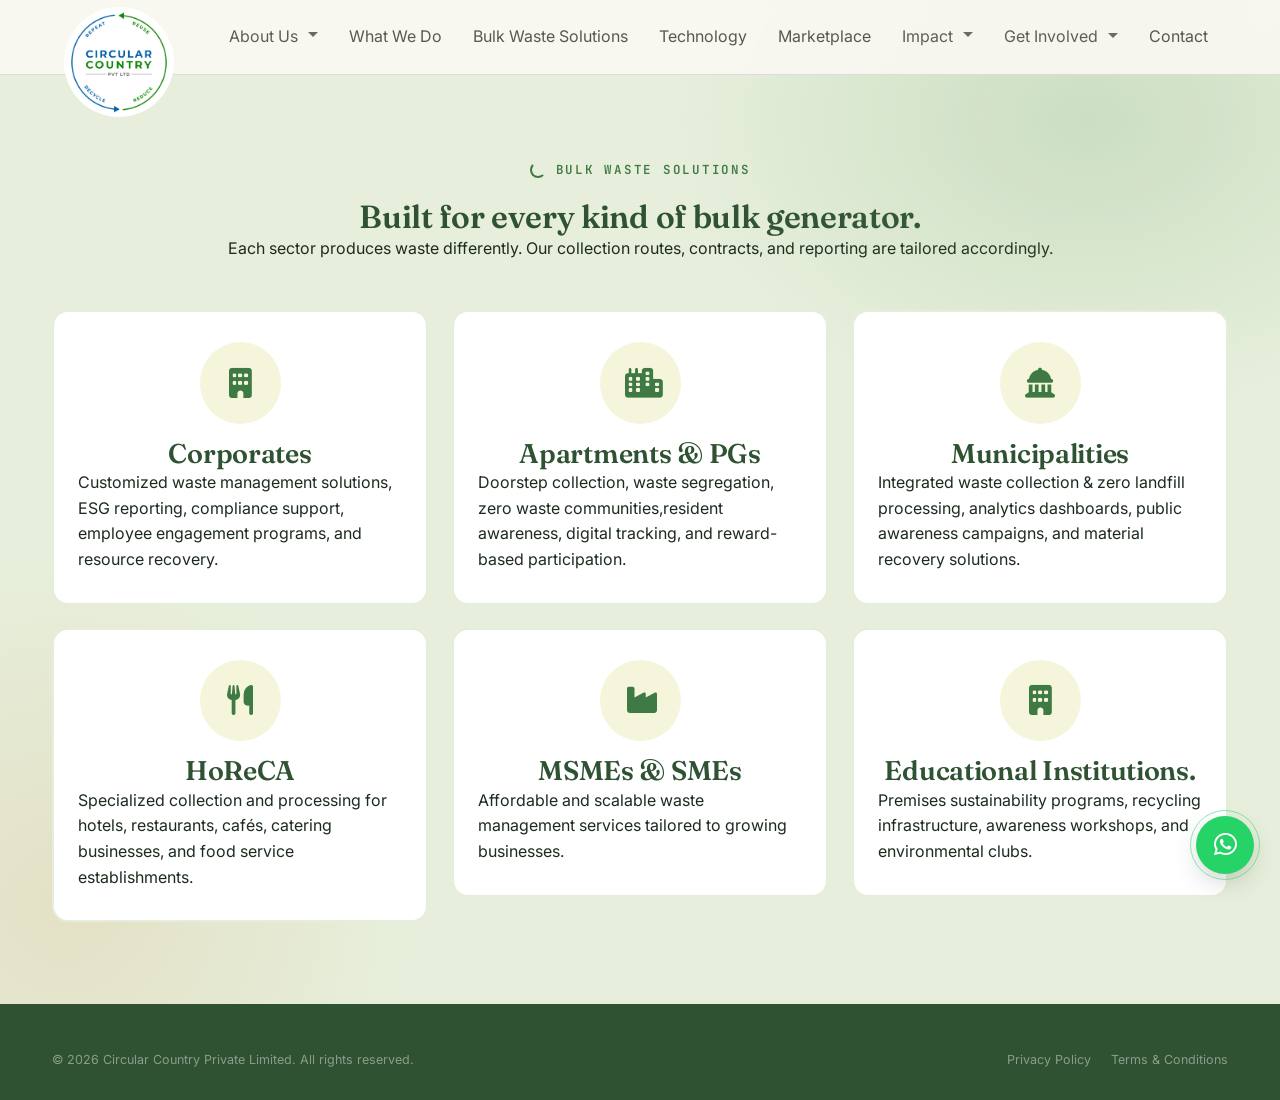
<file: industries.html>
<!DOCTYPE html>
<html lang="en">
<head>
<meta charset="UTF-8">
<meta name="viewport" content="width=device-width, initial-scale=1.0">
<title>Industries We Serve | Bulk Waste Solutions — Circular Country</title>
<meta name="description" content="Tailored waste management solutions for corporates, apartments, municipalities, HoReCA, MSMEs and educational institutions across Bangalore.">
<link rel="canonical" href="https://circularcountry.com/industries.html">
<meta property="og:type" content="website">
<meta property="og:site_name" content="Circular Country">
<meta property="og:title" content="Industries We Serve | Bulk Waste Solutions — Circular Country">
<meta property="og:description" content="Tailored waste management solutions for corporates, apartments, municipalities, HoReCA, MSMEs and educational institutions across Bangalore.">
<meta property="og:url" content="https://circularcountry.com/industries.html">
<meta property="og:image" content="https://circularcountry.com/assets/images/favicon/og-image.jpg">
<meta name="twitter:card" content="summary_large_image">
<meta name="twitter:title" content="Industries We Serve | Bulk Waste Solutions — Circular Country">
<meta name="twitter:description" content="Tailored waste management solutions for corporates, apartments, municipalities, HoReCA, MSMEs and educational institutions across Bangalore.">
<meta name="twitter:image" content="https://circularcountry.com/assets/images/favicon/og-image.jpg">

<meta name="keywords" content="circular economy India, waste management company, EPR compliance services, plastic recycling solutions, ESG waste management, corporate waste collection, Bangalore">
<link rel="preconnect" href="https://fonts.googleapis.com">
<link rel="preconnect" href="https://fonts.gstatic.com" crossorigin>
<link href="https://fonts.googleapis.com/css2?family=Fraunces:ital,opsz,wght@0,9..144,300;0,9..144,400;0,9..144,500;0,9..144,600;0,9..144,700;0,9..144,900;1,9..144,400;1,9..144,500&family=Inter:wght@400;500;600;700;800&family=JetBrains+Mono:wght@400;500;600&display=swap" rel="stylesheet">
<link rel="stylesheet" href="https://cdnjs.cloudflare.com/ajax/libs/font-awesome/6.5.1/css/all.min.css">
<link rel="stylesheet" href="assets/css/bootstrap.css">
<link rel="stylesheet" href="assets/css/styles.css">
<link rel="icon" type="image/x-icon" href="/favicon.ico">
<link rel="icon" type="image/png" sizes="32x32" href="/assets/images/favicon/favicon-32x32.png">
<link rel="icon" type="image/png" sizes="16x16" href="/assets/images/favicon/favicon-16x16.png">
<link rel="apple-touch-icon" sizes="180x180" href="/assets/images/favicon/apple-touch-icon.png">
<link rel="manifest" href="/site.webmanifest">
<script type="application/ld+json">
{
  "@context": "https://schema.org",
  "@type": "LocalBusiness",
  "name": "Circular Country Pvt Ltd",
  "alternateName": "BinWin",
  "url": "https://circularcountry.com/",
  "logo": "https://circularcountry.com/assets/images/logo/Circular-Country.png",
  "image": "https://circularcountry.com/assets/images/favicon/og-image.jpg",
  "telephone": "+91-63667-70120",
  "email": "support@binwin.earth",
  "address": {
    "@type": "PostalAddress",
    "streetAddress": "1231, 45th Cross, 1st Stage, Kumarswamy Layout",
    "addressLocality": "Bangalore",
    "postalCode": "560078",
    "addressCountry": "IN"
  },
  "areaServed": "Bangalore",
  "description": "Circular Country (BinWin) provides waste collection, AI-powered recycling, EPR compliance and carbon credit services across Bangalore."
}
</script>
</head>
<body>

<!-- ============ HEADER ============ -->
<div id="header_html"></div>
<!-- ============ HERO ============ -->
 <section class="hero hero-industries">
  <div class="wrap">
    <div class="mb-5 text-center">
      <h1 class="visually-hidden">Industries We Serve — Bulk Waste Management Solutions | Circular Country</h1>
      <span class="loop-eyebrow"><span class="ring"></span>Bulk Waste Solutions</span>
      <h2>Built for every kind of bulk generator.</h2>
      <p>Each sector produces waste differently. Our collection routes, contracts, and reporting are tailored accordingly.</p>
    </div>
    <div class="row bulk-wast-full ">
        <div class="col-md-4">
            <div class="sector-card reveal in">
                <i class="fa-solid fa-building text-center"></i>
                <div>
                    <h3 class="bulk-waste">Corporates</h1>
                    <p class="bulk-phrase">Customized waste management solutions, ESG reporting, compliance support, employee engagement programs, and resource recovery.</p>
                </div>
            </div>
        </div>
        <div class="col-md-4">
            <div class="sector-card reveal in">
                <i class="fa-solid fa-city text-center"></i>
                <div>
                    <h3 class="bulk-waste">Apartments & PGs</h1>
                    <p class="bulk-phrase">Doorstep collection, waste segregation, zero waste communities,resident awareness, digital tracking, and reward-based participation.</p>
                </div>
            </div>
        </div>
        <div class="col-md-4">
            <div class="sector-card reveal in">
                <i class="fa-solid fa-landmark-dome text-center"></i>
                <div>
                    <h3 class="bulk-waste">Municipalities</h1>
                    <p class="bulk-phrase">Integrated waste collection & zero landfill processing, analytics dashboards, public awareness campaigns, and material recovery solutions.</p>
                </div>
            </div>
        </div>
        <div class="col-md-4">
            <div class="sector-card reveal in">
                <i class="fa-solid fa-utensils text-center"></i>
                <div>
                    <h3 class="bulk-waste">HoReCA</h1>
                    <p class="bulk-phrase">Specialized collection and processing for hotels, restaurants, cafés, catering businesses, and food service establishments.</p>
                </div>
            </div>
        </div>
        <div class="col-md-4">
            <div class="sector-card reveal in">
                <i class="fa-solid fa-industry text-center"></i>
                <div>
                    <h3 class="bulk-waste">MSMEs & SMEs </h1>
                    <p class="bulk-phrase">Affordable and scalable waste management services tailored to growing businesses.</p>
                </div>
            </div>
        </div>
        <div class="col-md-4">
            <div class="sector-card reveal in">
                <i class="fa-solid fa-building text-center"></i>
                <div>
                    <h3 class="bulk-waste">Educational Institutions.</h1>
                    <p class="bulk-phrase">Premises sustainability programs, recycling infrastructure, awareness workshops, and environmental clubs.</p>
                </div>
            </div>
        </div>
    </div>
</section>

<!-- ============ FOOTER ============ -->
<script src="assets/javascript/script.js"></script>
<script src="assets/javascript/bootstrap.js"></script>

<div id="footer_html"></div>
</body>
</html>
</file>
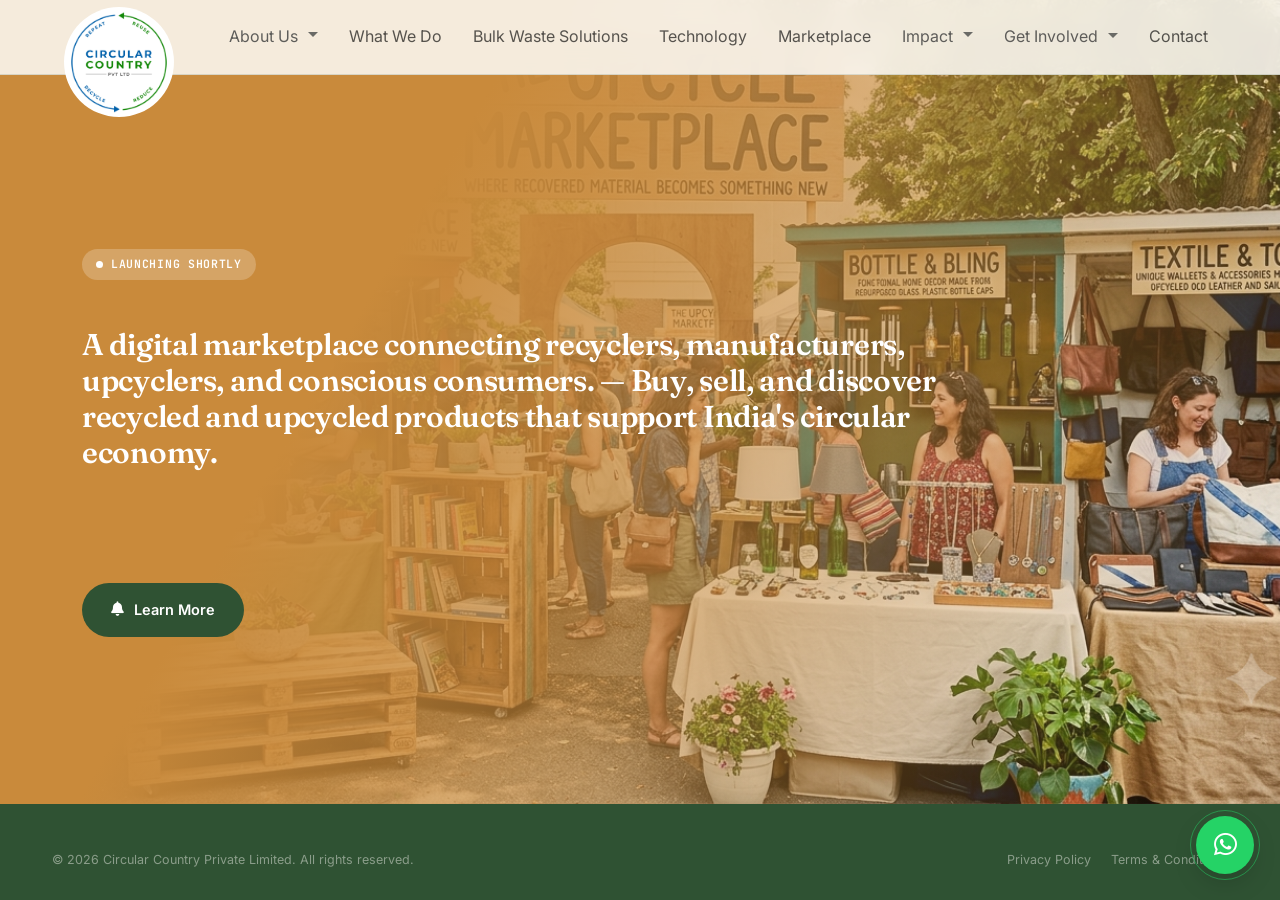
<file: market.html>
<!DOCTYPE html>
<html lang="en">
<head>
<meta charset="UTF-8">
<meta name="viewport" content="width=device-width, initial-scale=1.0">
<title>Circular Marketplace (Coming Soon) | Circular Country</title>
<meta name="description" content="A digital marketplace connecting recyclers, manufacturers, upcyclers and conscious consumers - buy, sell and discover recycled products. Launching shortly.">
<link rel="canonical" href="https://circularcountry.com/market.html">
<meta property="og:type" content="website">
<meta property="og:site_name" content="Circular Country">
<meta property="og:title" content="Circular Marketplace (Coming Soon) | Circular Country">
<meta property="og:description" content="A digital marketplace connecting recyclers, manufacturers, upcyclers and conscious consumers - buy, sell and discover recycled products. Launching shortly.">
<meta property="og:url" content="https://circularcountry.com/market.html">
<meta property="og:image" content="https://circularcountry.com/assets/images/favicon/og-image.jpg">
<meta name="twitter:card" content="summary_large_image">
<meta name="twitter:title" content="Circular Marketplace (Coming Soon) | Circular Country">
<meta name="twitter:description" content="A digital marketplace connecting recyclers, manufacturers, upcyclers and conscious consumers - buy, sell and discover recycled products. Launching shortly.">
<meta name="twitter:image" content="https://circularcountry.com/assets/images/favicon/og-image.jpg">

<meta name="keywords" content="circular economy India, waste management company, EPR compliance services, plastic recycling solutions, ESG waste management, corporate waste collection, Bangalore">
<link rel="preconnect" href="https://fonts.googleapis.com">
<link rel="preconnect" href="https://fonts.gstatic.com" crossorigin>
<link href="https://fonts.googleapis.com/css2?family=Fraunces:ital,opsz,wght@0,9..144,300;0,9..144,400;0,9..144,500;0,9..144,600;0,9..144,700;0,9..144,900;1,9..144,400;1,9..144,500&family=Inter:wght@400;500;600;700;800&family=JetBrains+Mono:wght@400;500;600&display=swap" rel="stylesheet">
<link rel="stylesheet" href="https://cdnjs.cloudflare.com/ajax/libs/font-awesome/6.5.1/css/all.min.css">
<link rel="stylesheet" href="assets/css/bootstrap.css">
<link rel="stylesheet" href="assets/css/styles.css">
<link rel="icon" type="image/x-icon" href="/favicon.ico">
<link rel="icon" type="image/png" sizes="32x32" href="/assets/images/favicon/favicon-32x32.png">
<link rel="icon" type="image/png" sizes="16x16" href="/assets/images/favicon/favicon-16x16.png">
<link rel="apple-touch-icon" sizes="180x180" href="/assets/images/favicon/apple-touch-icon.png">
<link rel="manifest" href="/site.webmanifest">
<script type="application/ld+json">
{
  "@context": "https://schema.org",
  "@type": "LocalBusiness",
  "name": "Circular Country Pvt Ltd",
  "alternateName": "BinWin",
  "url": "https://circularcountry.com/",
  "logo": "https://circularcountry.com/assets/images/logo/Circular-Country.png",
  "image": "https://circularcountry.com/assets/images/favicon/og-image.jpg",
  "telephone": "+91-63667-70120",
  "email": "support@binwin.earth",
  "address": {
    "@type": "PostalAddress",
    "streetAddress": "1231, 45th Cross, 1st Stage, Kumarswamy Layout",
    "addressLocality": "Bangalore",
    "postalCode": "560078",
    "addressCountry": "IN"
  },
  "areaServed": "Bangalore",
  "description": "Circular Country (BinWin) provides waste collection, AI-powered recycling, EPR compliance and carbon credit services across Bangalore."
}
</script>
</head>
<body>

<!-- ============ HEADER ============ -->
<div id="header_html"></div>
<!-- ============ HERO ============ -->
<!-- ============ MARKETPLACE TEASER ============ -->
<div class="marketplace-teaser-wrapper">
  <div class="marketplace-teaser position-relative">
    <div class="imag-market-place">
        <img src="assets/images/banners/MARKET-PLACE-BG.png" alt="Marketplace Banner">
    </div>
    <div class="marketplace-banner">
      <div>
        <div class="container">
            <h1 class="visually-hidden">Circular Marketplace — Recycled & Upcycled Products | Circular Country</h1>
            <span class="soon-badge"><span class="dot"></span>LAUNCHING SHORTLY</span>
            <h3 class="market-title">A digital marketplace connecting recyclers, manufacturers, upcyclers, and conscious consumers. &mdash; Buy, sell, and discover recycled and upcycled products that support India's circular economy.</h3>
            <a href="contact.html" class="btn" style="background:var(--moss); color:#fff;"><i class="fa-solid fa-bell"></i>Learn More</a>
        </div>
    </div>
    </div>
  </div>
</div>

<!-- ============ FOOTER ============ -->
<script src="assets/javascript/script.js"></script>
<script src="assets/javascript/bootstrap.js"></script>

<div id="footer_html"></div>
</body>
</html>
</file>
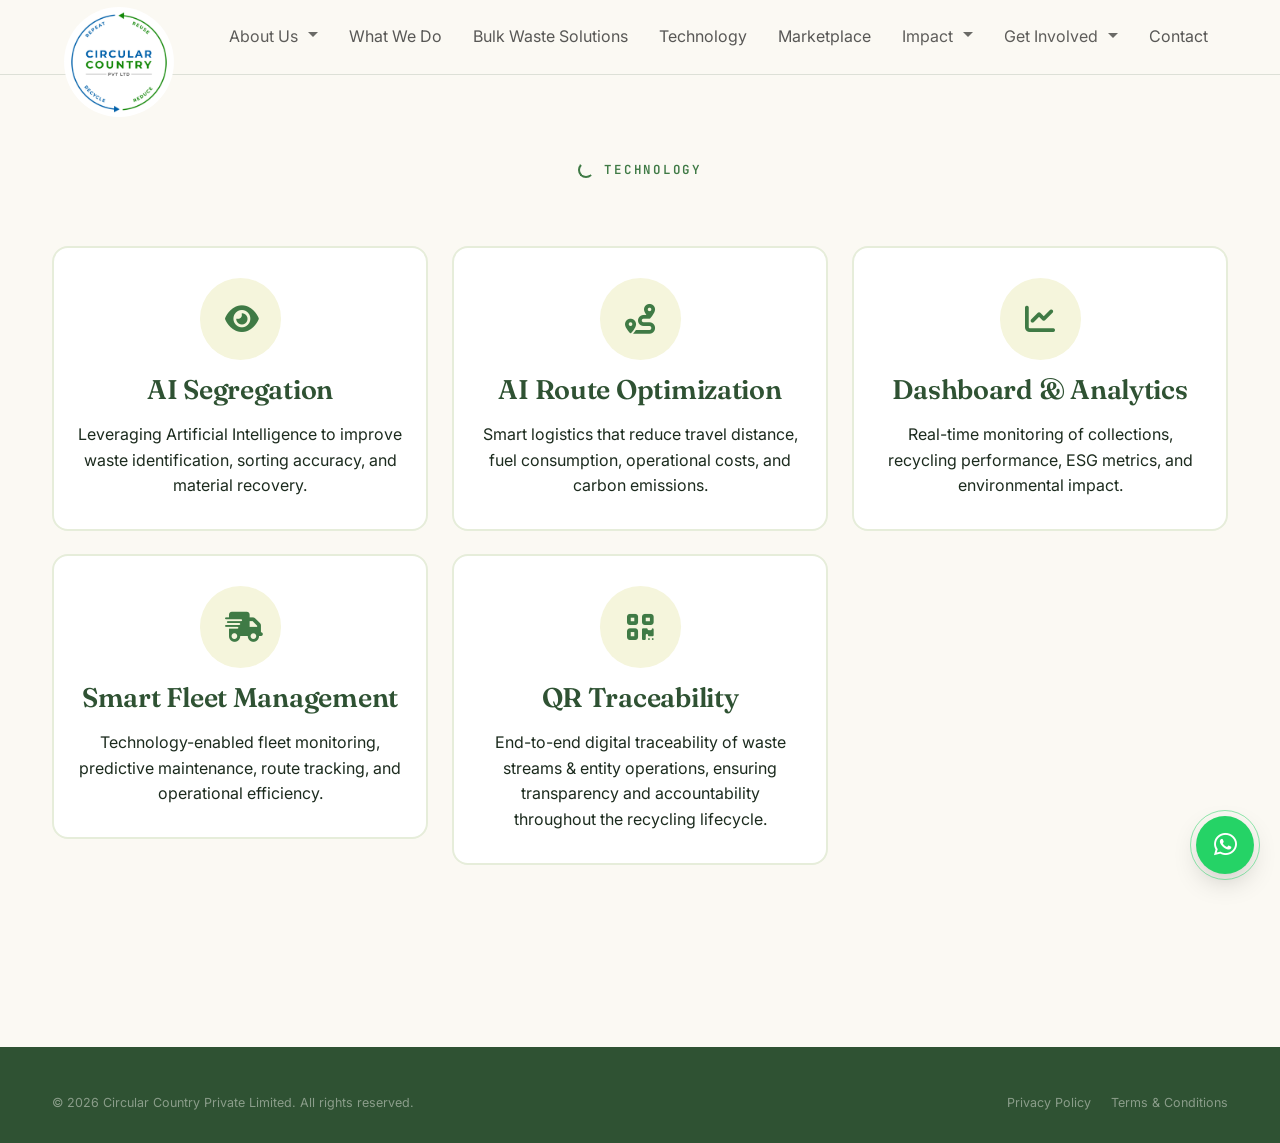
<file: technology.html>
<!DOCTYPE html>
<html lang="en">
<head>
<meta charset="UTF-8">
<meta name="viewport" content="width=device-width, initial-scale=1.0">
<title>Technology | AI-Powered Waste Management — Circular Country</title>
<meta name="description" content="Explore the technology behind Circular Country - AI segregation, route optimization, dashboards & analytics, smart fleet management and QR traceability.">
<link rel="canonical" href="https://circularcountry.com/technology.html">
<meta property="og:type" content="website">
<meta property="og:site_name" content="Circular Country">
<meta property="og:title" content="Technology | AI-Powered Waste Management — Circular Country">
<meta property="og:description" content="Explore the technology behind Circular Country - AI segregation, route optimization, dashboards & analytics, smart fleet management and QR traceability.">
<meta property="og:url" content="https://circularcountry.com/technology.html">
<meta property="og:image" content="https://circularcountry.com/assets/images/favicon/og-image.jpg">
<meta name="twitter:card" content="summary_large_image">
<meta name="twitter:title" content="Technology | AI-Powered Waste Management — Circular Country">
<meta name="twitter:description" content="Explore the technology behind Circular Country - AI segregation, route optimization, dashboards & analytics, smart fleet management and QR traceability.">
<meta name="twitter:image" content="https://circularcountry.com/assets/images/favicon/og-image.jpg">

<meta name="keywords" content="circular economy India, waste management company, EPR compliance services, plastic recycling solutions, ESG waste management, corporate waste collection, Bangalore">
<link rel="preconnect" href="https://fonts.googleapis.com">
<link rel="preconnect" href="https://fonts.gstatic.com" crossorigin>
<link href="https://fonts.googleapis.com/css2?family=Fraunces:ital,opsz,wght@0,9..144,300;0,9..144,400;0,9..144,500;0,9..144,600;0,9..144,700;0,9..144,900;1,9..144,400;1,9..144,500&family=Inter:wght@400;500;600;700;800&family=JetBrains+Mono:wght@400;500;600&display=swap" rel="stylesheet">
<link rel="stylesheet" href="https://cdnjs.cloudflare.com/ajax/libs/font-awesome/6.5.1/css/all.min.css">
<link rel="stylesheet" href="assets/css/bootstrap.css">
<link rel="stylesheet" href="assets/css/styles.css">
<link rel="icon" type="image/x-icon" href="/favicon.ico">
<link rel="icon" type="image/png" sizes="32x32" href="/assets/images/favicon/favicon-32x32.png">
<link rel="icon" type="image/png" sizes="16x16" href="/assets/images/favicon/favicon-16x16.png">
<link rel="apple-touch-icon" sizes="180x180" href="/assets/images/favicon/apple-touch-icon.png">
<link rel="manifest" href="/site.webmanifest">
<script type="application/ld+json">
{
  "@context": "https://schema.org",
  "@type": "LocalBusiness",
  "name": "Circular Country Pvt Ltd",
  "alternateName": "BinWin",
  "url": "https://circularcountry.com/",
  "logo": "https://circularcountry.com/assets/images/logo/Circular-Country.png",
  "image": "https://circularcountry.com/assets/images/favicon/og-image.jpg",
  "telephone": "+91-63667-70120",
  "email": "support@binwin.earth",
  "address": {
    "@type": "PostalAddress",
    "streetAddress": "1231, 45th Cross, 1st Stage, Kumarswamy Layout",
    "addressLocality": "Bangalore",
    "postalCode": "560078",
    "addressCountry": "IN"
  },
  "areaServed": "Bangalore",
  "description": "Circular Country (BinWin) provides waste collection, AI-powered recycling, EPR compliance and carbon credit services across Bangalore."
}
</script>
</head>
<body>

<!-- ============ HEADER ============ -->
<div id="header_html"></div>
<!-- ============ HERO ============ -->
<section class="technlogo-section pt-5">
  <div class="wrap">
    <div class="text-center mt-5 pt-5 pb-5">
      <h1 class="visually-hidden">Technology | AI-Powered Waste Management — Circular Country</h1>
      <span class="loop-eyebrow pt-3"><span class="ring"></span>Technology</span>
    </div>
    <div class="row bulk-wast-full ">
        <div class="col-md-4">
            <div class="sector-card reveal in">
                <i class="fa-solid fa-eye text-center"></i>
                <div>
                    <h3 class="bulk-waste mb-3">AI Segregation</h1>
                    <p class="bulk-phrase text-center">Leveraging Artificial Intelligence to improve waste identification, sorting accuracy, and material recovery.</p>
                </div>
            </div>
        </div>
        <div class="col-md-4">
            <div class="sector-card reveal in">
                <i class="fa-solid fa-route text-center"></i>
                <div>
                    <h3 class="bulk-waste mb-3">AI Route Optimization</h1>
                    <p class="bulk-phrase text-center">Smart logistics that reduce travel distance, fuel consumption, operational costs, and carbon emissions.</p>
                </div>
            </div>
        </div>
        <div class="col-md-4">
            <div class="sector-card reveal in">
                <i class="fa-solid fa-chart-line text-center"></i>
                <div>
                    <h3 class="bulk-waste mb-3">Dashboard & Analytics</h1>
                    <p class="bulk-phrase text-center">Real-time monitoring of collections, recycling performance, ESG metrics, and environmental impact.</p>
                </div>
            </div>
        </div>
        <div class="col-md-4">
            <div class="sector-card reveal in">
                <i class="fa-solid fa-truck-fast text-center"></i>
                <div>
                    <h3 class="bulk-waste mb-3">Smart Fleet Management</h1>
                    <p class="bulk-phrase text-center">Technology-enabled fleet monitoring, predictive maintenance, route tracking, and operational efficiency.</p>
                </div>
            </div>
        </div>
        <div class="col-md-4">
            <div class="sector-card reveal in">
                <i class="fa-solid fa-qrcode text-center"></i>
                <div>
                    <h3 class="bulk-waste mb-3">QR Traceability</h1>
                    <p class="bulk-phrase text-center">End-to-end digital traceability of waste streams & entity operations, ensuring transparency and accountability throughout the recycling lifecycle.</p>
                </div>
            </div>
        </div>
    </div>
  </div>
</section>

<!-- ============ FOOTER ============ -->
<script src="assets/javascript/script.js"></script>
<script src="assets/javascript/bootstrap.js"></script>

<div id="footer_html"></div>
</body>
</html>
</file>
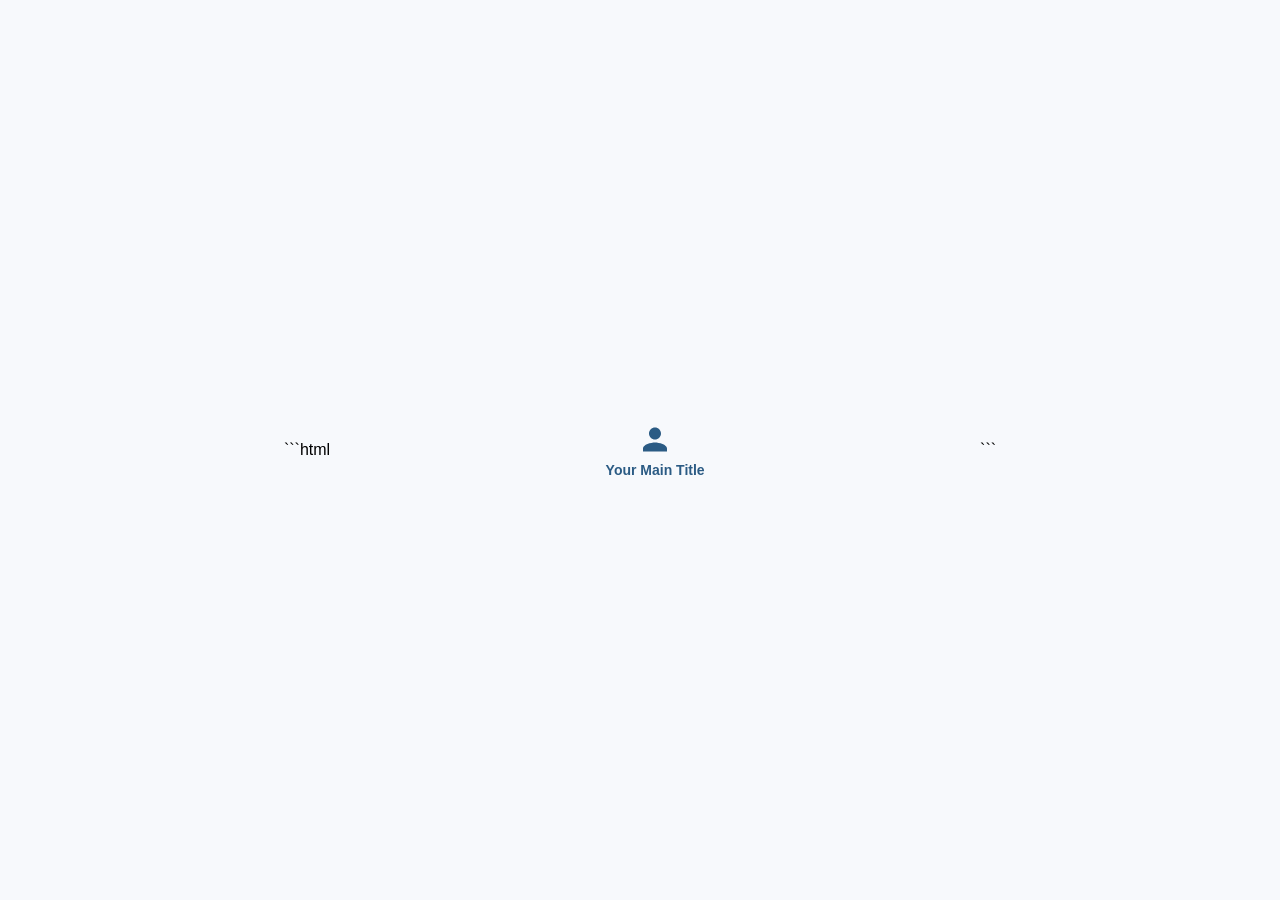
<file: test.html>
```html
<!DOCTYPE html>
<html lang="en">
<head>
  <meta charset="UTF-8">
  <meta name="viewport" content="width=device-width, initial-scale=1.0">
  <title>5-Step Donut Chart Infographic</title>
  <style>
    * {
      box-sizing: border-box;
      margin: 0;
      padding: 0;
    }

    body {
      display: flex;
      justify-content: center;
      align-items: center;
      min-height: 100vh;
      background-color: #f7f9fc;
      font-family: 'Segoe UI', Tahoma, Geneva, Verdana, sans-serif;
    }

    .chart-container {
      position: relative;
      width: 100%;
      max-width: 650px;
      height: auto;
      aspect-ratio: 1 / 1;
    }

    #donutChart {
      width: 100%;
      height: 100%;
      overflow: visible;
    }

    /* Center Text and Icon Styling */
    .center-content {
      position: absolute;
      top: 50%;
      left: 50%;
      transform: translate(-50%, -50%);
      text-align: center;
      width: 130px;
      pointer-events: none;
    }

    .center-icon {
      width: 36px;
      height: 36px;
      margin-bottom: 4px;
    }

    .center-title {
      font-size: 14px;
      font-weight: 700;
      color: #2b5b84;
      line-height: 1.2;
    }

    /* Slice styling */
    .slice {
      transition: transform 0.2s ease, opacity 0.2s ease;
      cursor: pointer;
    }

    .slice:hover {
      opacity: 0.9;
      filter: drop-shadow(0px 4px 8px rgba(0,0,0,0.15));
    }

    .slice-text {
      font-size: 22px;
      font-weight: 800;
      fill: #ffffff;
      text-anchor: middle;
      dominant-baseline: central;
      pointer-events: none;
    }

    .pointer-line {
      stroke-width: 2;
      stroke-dasharray: 4 2;
    }

    .label-text {
      font-size: 11px;
      fill: #555555;
      font-weight: 500;
    }
  </style>
</head>
<body>

  <div class="chart-container">
    <svg id="donutChart" viewBox="0 0 600 600" xmlns="http://www.w3.org/2000/svg">
      <!-- SVG dynamic elements generated by JS -->
    </svg>

    <!-- Center Content Overlay -->
    <div class="center-content">
      <svg class="center-icon" viewBox="0 0 24 24" fill="#2b5b84">
        <path d="M12 12c2.21 0 4-1.79 4-4s-1.79-4-4-4-4 1.79-4 4 1.79 4 4 4zm0 2c-2.67 0-8 1.34-8 4v2h16v-2c0-2.66-5.33-4-8-4z"/>
      </svg>
      <div class="center-title">Your Main Title</div>
    </div>
  </div>

  
</body>
</html>

```
</file>
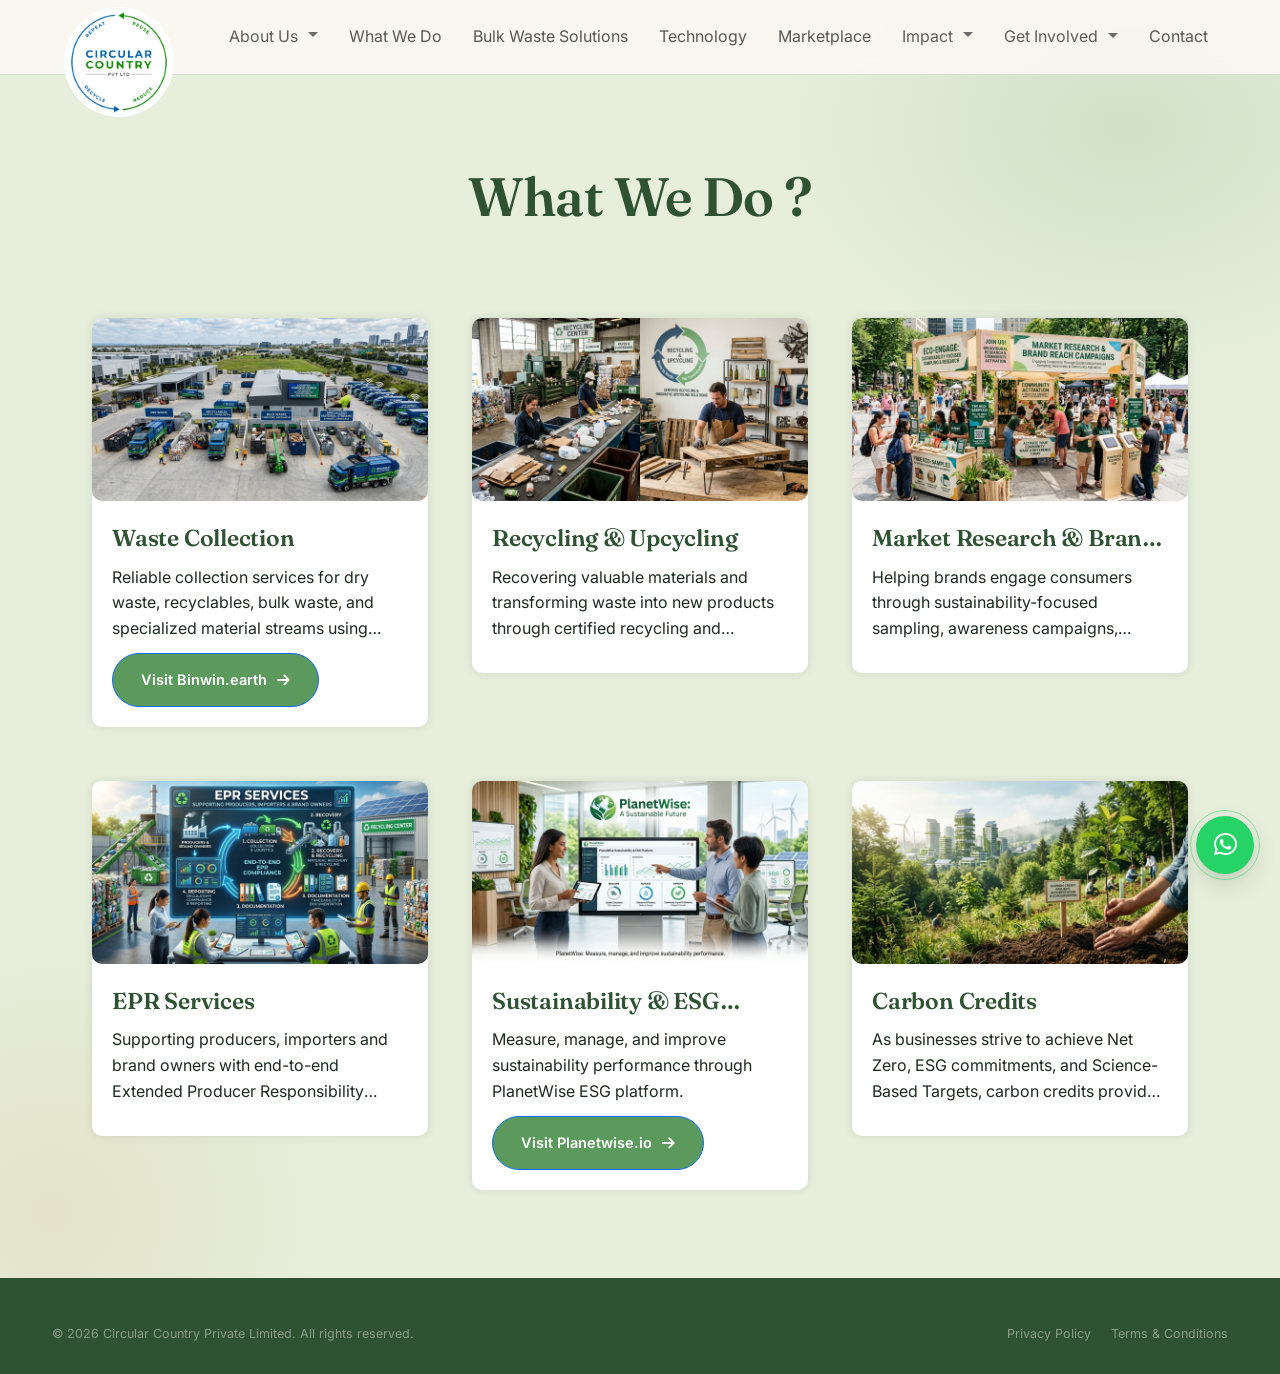
<file: what-we-do.html>
<!DOCTYPE html>
<html lang="en">
<head>
<meta charset="UTF-8">
<meta name="viewport" content="width=device-width, initial-scale=1.0">
<title>What We Do | Waste Collection, Recycling & EPR Services — Circular Country</title>
<meta name="description" content="From doorstep waste collection to certified recycling, EPR compliance and brand campaigns — explore Circular Country's full range of services.">
<link rel="canonical" href="https://circularcountry.com/what-we-do.html">
<meta property="og:type" content="website">
<meta property="og:site_name" content="Circular Country">
<meta property="og:title" content="What We Do | Waste Collection, Recycling & EPR Services — Circular Country">
<meta property="og:description" content="From doorstep waste collection to certified recycling, EPR compliance and brand campaigns — explore Circular Country's full range of services.">
<meta property="og:url" content="https://circularcountry.com/what-we-do.html">
<meta property="og:image" content="https://circularcountry.com/assets/images/favicon/og-image.jpg">
<meta name="twitter:card" content="summary_large_image">
<meta name="twitter:title" content="What We Do | Waste Collection, Recycling & EPR Services — Circular Country">
<meta name="twitter:description" content="From doorstep waste collection to certified recycling, EPR compliance and brand campaigns — explore Circular Country's full range of services.">
<meta name="twitter:image" content="https://circularcountry.com/assets/images/favicon/og-image.jpg">

<meta name="keywords" content="circular economy India, waste management company, EPR compliance services, plastic recycling solutions, ESG waste management, corporate waste collection, Bangalore">
<link rel="preconnect" href="https://fonts.googleapis.com">
<link rel="preconnect" href="https://fonts.gstatic.com" crossorigin>
<link href="https://fonts.googleapis.com/css2?family=Fraunces:ital,opsz,wght@0,9..144,300;0,9..144,400;0,9..144,500;0,9..144,600;0,9..144,700;0,9..144,900;1,9..144,400;1,9..144,500&family=Inter:wght@400;500;600;700;800&family=JetBrains+Mono:wght@400;500;600&display=swap" rel="stylesheet">
<link rel="stylesheet" href="https://cdnjs.cloudflare.com/ajax/libs/font-awesome/6.5.1/css/all.min.css">
<link rel="stylesheet" href="assets/css/bootstrap.css">
<link rel="stylesheet" href="assets/css/styles.css">
<link rel="icon" type="image/x-icon" href="/favicon.ico">
<link rel="icon" type="image/png" sizes="32x32" href="/assets/images/favicon/favicon-32x32.png">
<link rel="icon" type="image/png" sizes="16x16" href="/assets/images/favicon/favicon-16x16.png">
<link rel="apple-touch-icon" sizes="180x180" href="/assets/images/favicon/apple-touch-icon.png">
<link rel="manifest" href="/site.webmanifest">
<script type="application/ld+json">
{
  "@context": "https://schema.org",
  "@type": "LocalBusiness",
  "name": "Circular Country Pvt Ltd",
  "alternateName": "BinWin",
  "url": "https://circularcountry.com/",
  "logo": "https://circularcountry.com/assets/images/logo/Circular-Country.png",
  "image": "https://circularcountry.com/assets/images/favicon/og-image.jpg",
  "telephone": "+91-63667-70120",
  "email": "support@binwin.earth",
  "address": {
    "@type": "PostalAddress",
    "streetAddress": "1231, 45th Cross, 1st Stage, Kumarswamy Layout",
    "addressLocality": "Bangalore",
    "postalCode": "560078",
    "addressCountry": "IN"
  },
  "areaServed": "Bangalore",
  "description": "Circular Country (BinWin) provides waste collection, AI-powered recycling, EPR compliance and carbon credit services across Bangalore."
}
</script>
</head>
<body>

<!-- ============ HEADER ============ -->
<div id="header_html"></div>

<div class="drawer" id="drawer">
  <button class="drawer-close" id="drawerClose" aria-label="Close menu"><i class="fa-solid fa-xmark"></i></button>
  <a href="index.html">Home</a>
  <a href="about.html">About</a>
  <a href="services.html">Services</a>
  <a href="resources.html" class="active">Resources</a>
  <a href="contact.html">Contact &amp; Partner</a>
</div>

<!-- ============ PAGE HERO ============ -->
<section class="page-hero">
  <div class="wrap page-hero-inner">
    <h1 class="text-center">What We Do ?</h1>
  </div>
  <div class="container">
    <div class="row">
      <div class="col-12 col-sm-12 col-md-4 col-lg-4 col-xl-4 what-we-do-card">
        <div class="what-we-do-bg">
          <div class="what-we-do-img">
            <img class="what-we-do-img" src="assets/images/banners/Waste Collection.png" alt="Waste Collection">
          </div>
          <div class="what-we-do-content">
            <h3 class="what-we-do-title">Waste Collection</h3>
            <p class="what-we-do-phara">Reliable collection services for dry waste, recyclables, bulk waste, and specialized material streams using technology-enabled logistics.</p>    
            <a href="https://www.binwin.earth/login" class="btn btn-primary visit-now" target="_blank">Visit Binwin.earth<i class="fa-solid fa-arrow-right"></i></a>
          </div>
        </div>
      </div>
      <div class="col-12 col-sm-12 col-md-4 col-lg-4 col-xl-4 what-we-do-card">
        <div class="what-we-do-bg">
          <div class="what-we-do-img">
            <img class="what-we-do-img" src="assets/images/banners/Recycling & Upcycling.png" alt="Recycling & Upcycling">
          </div>
          <div class="what-we-do-content">
            <h3 class="what-we-do-title">Recycling & Upcycling</h3>
            <p class="what-we-do-phara">Recovering valuable materials and transforming waste into new products through certified recycling and innovative upcycling solutions.</p>    
            
            <!-- Hidden temporarily on request (2026-09-10) - restore by removing this comment wrapper -->
            <!-- <a href="https://without.live/" class="btn btn-primary visit-now cls_hidden" target="_blank">Visit without.live<i class="fa-solid fa-arrow-right"></i></a> -->
          </div>
        </div>
      </div>
      <div class="col-12 col-sm-12 col-md-4 col-lg-4 col-xl-4 what-we-do-card">
        <div class="what-we-do-bg">
          <div class="what-we-do-img">
            <img class="what-we-do-img" src="assets/images/banners/Market Research & Brand Reach Campaigns.png" alt="Market Research & Brand Reach Campaigns">
          </div>
          <div class="what-we-do-content">
            <h3 class="what-we-do-title">Market Research & Brand Reach Campaigns</h3>
            <p class="what-we-do-phara">Helping brands engage consumers through sustainability-focused sampling, awareness campaigns, behavioural research, and community activation programs.</p>
          </div>
        </div>
      </div>
      <div class="col-12 col-sm-12 col-md-4 col-lg-4 col-xl-4 what-we-do-card">
        <div class="what-we-do-bg">
          <div class="what-we-do-img">
            <img class="what-we-do-img" src="assets/images/banners/EPR Services.png" alt="EPR Services">
          </div>
          <div class="what-we-do-content">
            <h3 class="what-we-do-title">EPR Services </h3>
            <p class="what-we-do-phara">Supporting producers, importers and brand owners with end-to-end Extended Producer Responsibility compliance through collection, recovery, documentation, and reporting.</p>    
          </div>
        </div>
      </div>
      <div class="col-12 col-sm-12 col-md-4 col-lg-4 col-xl-4 what-we-do-card">
        <div class="what-we-do-bg">
          <div class="what-we-do-img">
            <img class="what-we-do-img" src="assets/images/banners/Sustainability.png" alt="Sustainability & ESG Platform">
          </div>
          <div class="what-we-do-content">
            <h3 class="what-we-do-title">Sustainability & ESG Platform (PlanetWise)</h3>
            <p class="what-we-do-phara">Measure, manage, and improve sustainability performance through PlanetWise ESG platform.</p>    
            <a href="https://planetwise.io/" class="btn btn-primary visit-now" target="_blank">Visit Planetwise.io<i class="fa-solid fa-arrow-right"></i></a>
          </div>
        </div>
      </div>
      <div class="col-12 col-sm-12 col-md-4 col-lg-4 col-xl-4 what-we-do-card">
        <div class="what-we-do-bg">
          <div class="what-we-do-img">
            <img class="what-we-do-img" src="assets/images/banners/Carbon Credits.png" alt="Carbon Credits">
          </div>
          <div class="what-we-do-content">
            <h3 class="what-we-do-title">Carbon Credits</h3>
            <p class="what-we-do-phara">As businesses strive to achieve Net Zero, ESG commitments, and Science-Based Targets, carbon credits provide a practical pathway to offset unavoidable emissions while investing in projects that reduce or remove greenhouse gases.</p>    
          </div>
        </div>
      </div>
    </div>
  </div>
</section>

<!-- ============ FOOTER ============ -->
<script src="assets/javascript/script.js"></script>
<script src="assets/javascript/bootstrap.js"></script>

<div id="footer_html"></div>
</body>
</html>
</file>
<file: assets/css/styles.css>
/* ============================================================
   CIRCULAR COUNTRY — SHARED STYLES
   Light, eco-friendly palette. Used across all pages.
   ============================================================ */

:root{
  --paper:#FBF9F3;
  --paper-2:#F2EEE2;
  --paper-3:#EAE4D2;
  --sage:#E7EFDC;
  --sage-2:#DCE8CD;
  --moss:#2F5233;
  --moss-2:#3D6443;
  --leaf:#5B9A5C;
  --leaf-deep:#3F7A45;
  --leaf-pale:#A9CBA1;
  --ochre:#C98A3B;
  --ochre-pale:#EBD3A8;
  --ink:#1C2B1E;
  --ink-soft:rgba(28,43,30,0.62);
  --ink-faint:rgba(28,43,30,0.42);
  --line:rgba(47,82,51,0.14);
  --line-soft:rgba(47,82,51,0.08);
  --shadow:0 20px 50px -24px rgba(47,82,51,0.25);
  --radius:18px;
  --maxw:1240px;
}
*{box-sizing:border-box;}
html{scroll-behavior:smooth;}
body{
  margin:0;
  background:var(--paper);
  color:var(--ink);
  font-family:'Inter',sans-serif;
  font-size:16px;
  line-height:1.6;
  -webkit-font-smoothing:antialiased;
  overflow-x:hidden;
}
h1,h2,h3,h4{
  font-family:'Fraunces',serif;
  margin:0;
  letter-spacing:-0.01em;
  font-weight:600;
  color:var(--moss);
}
p{margin:0;}
a{color:inherit; text-decoration:none;}
img{max-width:100%; display:block;}
.wrap{max-width:var(--maxw); margin:0 auto; padding:0 32px;}
.mono{font-family:'JetBrains Mono',monospace;}
button{font-family:inherit; cursor:pointer; border:none; background:none;}
@media (prefers-reduced-motion: reduce){
  *{animation-duration:0.01ms !important; transition-duration:0.01ms !important; scroll-behavior:auto !important;}
}
:focus-visible{outline:3px solid var(--ochre); outline-offset:2px; border-radius:4px;}

/* ============ LOOP EYEBROW MOTIF ============ */
.loop-eyebrow{
  display:inline-flex; align-items:center; gap:10px;
  font-family:'JetBrains Mono',monospace;
  font-size:12.5px; letter-spacing:0.14em; text-transform:uppercase;
  color:var(--leaf-deep); font-weight:600; margin-bottom:18px;
}
.loop-eyebrow .ring{
  width:16px; height:16px; border-radius:50%;
  border:2.5px solid currentColor; border-top-color:transparent; border-right-color:transparent;
  flex-shrink:0;
}

/* ============ NAV ============ */
header{
  position:fixed; top:0; left:0; right:0; z-index:1000;
  background:rgba(251,249,243,0.88); backdrop-filter:blur(10px);
  border-bottom:1px solid var(--line);
  transition:transform .4s ease, box-shadow .3s ease;
}
header.hide{transform:translateY(-167%);}
header.scrolled{box-shadow:0 8px 24px -16px rgba(47,82,51,0.18);}
.navbar{
  max-width:var(--maxw); margin:0 auto; padding:16px 32px;
  display:flex; align-items:center; justify-content:space-between;
}
.brand{display:flex; align-items:center; gap:10px; color:var(--moss);}
.brand-mark{
  width:34px; height:34px; border-radius:50%;
  background:conic-gradient(from 0deg, var(--leaf), var(--ochre), var(--leaf-pale), var(--leaf));
  position:relative; flex-shrink:0;
}
.brand-mark::after{content:""; position:absolute; inset:6px; background:var(--paper); border-radius:50%;}
.brand-name{font-family:'Fraunces',serif; font-weight:600; font-size:19px; line-height:1; color:var(--moss);}
.brand-name span{display:block; font-family:'JetBrains Mono',monospace; font-size:9.5px; letter-spacing:0.16em; color:var(--leaf-deep); font-weight:500; margin-top:3px;}
nav.links{display:flex; gap:30px; align-items:center;}
nav.links a{
  font-size:13.5px; font-weight:600; color:var(--ink-soft);
  letter-spacing:0.01em; transition:color .2s; position:relative; padding:6px 0;
}
nav.links a:hover{color:var(--moss);}
nav.links a.active{color:var(--leaf-deep);}
nav.links a.active::after{
  content:""; position:absolute; left:0; right:0; bottom:-2px; height:2px; background:var(--leaf);
  border-radius:2px;
}
.nav-cta{
  background:var(--leaf); color:#fff !important; padding:10px 20px;
  border-radius:100px; font-weight:600; font-size:13px;
  display:inline-flex; align-items:center; gap:8px;
  transition:background .2s, transform .2s;
}
.nav-cta:hover{background:var(--leaf-deep); transform:translateY(-1px); color:#fff !important;}
.nav-cta.active{background:var(--leaf-deep);}
.burger{display:none; color:var(--moss); font-size:22px; background:none; border:none;}
@media(max-width:980px){
  nav.links{display:none;}
  .burger{display:block;}
}

/* mobile drawer */
.drawer{
  position:fixed; inset:0; background:var(--paper); z-index:1100;
  display:flex; flex-direction:column; padding:90px 32px 40px;
  transform:translateX(100%); transition:transform .35s ease; overflow-y:auto;
}
.drawer.open{transform:translateX(0);}
.drawer a{color:var(--moss); font-size:20px; font-family:'Fraunces',serif; padding:14px 0; border-bottom:1px solid var(--line);}
.drawer a.active{color:var(--leaf-deep);}
.drawer-close{position:absolute; top:24px; right:28px; color:var(--moss); font-size:26px;}

/* ============ PAGE HERO BAND (About/Services/Resources/Contact) ============ */
.page-hero{
  background:var(--sage); padding:168px 0 70px; position:relative; overflow:hidden;
}
.page-hero::before{
  content:""; position:absolute; inset:0;
  background:
    radial-gradient(ellipse 600px 420px at 88% 10%, rgba(91,154,92,0.16), transparent 60%),
    radial-gradient(ellipse 500px 500px at 4% 95%, rgba(201,138,59,0.12), transparent 60%);
  pointer-events:none;
}
.page-hero-inner{position:relative; z-index:2; max-width:720px;}
.page-hero h1{font-size:clamp(34px,4.4vw,54px); line-height:1.08;}
.page-hero p.lead{font-size:17.5px; color:var(--ink-soft); margin-top:18px; max-width:560px;}
.breadcrumb{
  display:flex; align-items:center; gap:8px; font-family:'JetBrains Mono',monospace;
  font-size:12px; color:var(--ink-faint); letter-spacing:0.04em; margin-bottom:22px; text-transform:uppercase;
}
.breadcrumb a{color:var(--leaf-deep);}
.breadcrumb i{font-size:9px;}

/* ============ MARQUEE STRIP ============ */
.marquee-strip{background:var(--ochre-pale); color:var(--moss); overflow:hidden; padding:11px 0; position:relative; z-index:3;}
.marquee-track{display:flex; gap:48px; white-space:nowrap; animation:marquee 28s linear infinite;}
.marquee-track span{font-family:'JetBrains Mono',monospace; font-size:12.5px; font-weight:600; letter-spacing:0.04em; display:flex; align-items:center; gap:48px;}
.marquee-track span i{font-size:7px; opacity:0.5;}
@keyframes marquee{from{transform:translateX(0);} to{transform:translateX(-50%);}}

/* ============ SECTION SHELL ============ */
section{padding:100px 0; position:relative;}
section.alt{background:var(--paper-2);}
section.sage{background:var(--sage);}
.section-head{max-width:680px; margin-bottom:56px;}
.section-head h2{font-size:clamp(28px,3.2vw,42px); font-weight:600; line-height:1.14;}
.section-head p{margin-top:18px; font-size:16.5px; color:var(--ink-soft);}
.section-head.center{margin-left:auto; margin-right:auto; text-align:center;}

/* ============ BUTTONS ============ */
.btn{
  display:inline-flex; align-items:center; gap:10px; padding:15px 28px;
  border-radius:100px; font-weight:600; font-size:14.5px; transition:all .25s;
}
.btn-primary{background:var(--leaf); color:#fff;}
.btn-primary:hover{background:var(--leaf-deep); transform:translateY(-2px); box-shadow:0 14px 26px -10px rgba(91,154,92,0.45);}
.btn-ghost{border:1.5px solid var(--line); color:var(--moss); background:rgba(255,255,255,0.5);}
.btn-ghost:hover{border-color:var(--leaf); background:#fff;}
.btn-dark{background:var(--moss); color:#fff;}
.btn-dark:hover{background:var(--moss-2); transform:translateY(-2px);}

/* ============ FOOTER ============ */
footer{background:var(--moss); color:rgba(251,249,243,0.72); padding:20px 0 30px;}
.footer-top{display:grid; grid-template-columns:1.4fr 1fr 1fr 1fr; gap:40px; padding-bottom:50px; border-bottom:1px solid rgba(251,249,243,0.14);}
@media(max-width:900px){.footer-top{grid-template-columns:1fr 1fr; gap:36px;}}
@media(max-width:560px){.footer-top{grid-template-columns:1fr;}}
.footer-brand p{font-size:13.5px; margin-top:16px; max-width:280px; line-height:1.6;}
.footer-social{display:flex; gap:12px; margin-top:22px;}
.footer-social a{width:36px; height:36px; border-radius:50%; border:1px solid rgba(251,249,243,0.22); display:flex; align-items:center; justify-content:center; font-size:14px; color:rgba(251,249,243,0.8); transition:all .2s;}
.footer-social a:hover{background:var(--leaf); color:#fff; border-color:var(--leaf);}
.footer-col h5{font-family:'JetBrains Mono',monospace; font-size:11.5px; letter-spacing:0.08em; text-transform:uppercase; color:rgba(251,249,243,0.45); margin-bottom:18px; font-weight:500;}
.footer-col a, .footer-col p{display:block; font-size:13.5px; margin-bottom:12px; color:rgba(251,249,243,0.72);}
.footer-col a:hover{color:var(--leaf-pale);}
.footer-bottom{display:flex; justify-content:space-between; align-items:center; padding-top:26px; flex-wrap:wrap; gap:14px; font-size:12.5px; color:rgba(251,249,243,0.45);}
.footer-bottom .legal-links{display:flex; gap:20px;}
.footer-bottom .legal-links a:hover{color:var(--leaf-pale);}
.brand-dark .brand-name, .brand-dark{color:#fff;}
.brand-dark .brand-name span{color:var(--leaf-pale);}
.brand-dark .brand-mark::after{background:var(--moss);}

/* ============ WHATSAPP FLOAT ============ */
.wa-float{
  position:fixed; bottom:26px; right:26px; z-index:900;
  width:58px; height:58px; border-radius:50%; background:#25D366; color:#fff;
  display:flex; align-items:center; justify-content:center; font-size:26px;
  box-shadow:0 10px 30px -8px rgba(0,0,0,0.3); transition:transform .25s;
}
.wa-float:hover{transform:scale(1.08);}
.wa-float::after{
  content:""; position:absolute; inset:-6px; border-radius:50%; border:1.5px solid #25D366;
  opacity:0.5; animation:wapulse 2.2s infinite;
}
@keyframes wapulse{0%{transform:scale(1); opacity:0.5;} 100%{transform:scale(1.35); opacity:0;}}

/* ============ REVEAL ON SCROLL ============ */
.reveal{opacity:0; transform:translateY(24px); transition:opacity .7s cubic-bezier(.22,1,.36,1), transform .7s cubic-bezier(.22,1,.36,1);}
.reveal.in{opacity:1; transform:translateY(0);}

/* ============ TOAST ============ */
.toast{
  position:fixed; bottom:28px; left:28px; z-index:1200; background:var(--moss); color:#fff;
  padding:16px 22px; border-radius:12px; font-size:14px; font-weight:500; display:flex; align-items:center; gap:10px;
  box-shadow:var(--shadow); transform:translateY(20px); opacity:0; pointer-events:none; transition:all .3s;
}
.toast.show{transform:translateY(0); opacity:1;}
.toast i{color:var(--leaf-pale);}

/* ============ CARD PRIMITIVES ============ */
.card{
  background:#fff; border:1px solid var(--line); border-radius:16px; padding:30px 26px;
  transition:transform .25s, box-shadow .25s;
}
.card:hover{transform:translateY(-4px); box-shadow:var(--shadow);}
.icon-tile{
  width:46px; height:46px; border-radius:12px; background:var(--sage); color:var(--leaf-deep);
  display:flex; align-items:center; justify-content:center; font-size:18px;
}

/* ============ HOME HERO ============ */
.hero{
  position:relative; background:var(--sage); padding:160px 0 0; overflow:hidden;
  min-height:92vh; display:flex; align-items:center;
}
.hero::before{
  content:""; position:absolute; inset:0;
  background:
    radial-gradient(ellipse 700px 500px at 85% 12%, rgba(91,154,92,0.20), transparent 60%),
    radial-gradient(ellipse 600px 600px at 5% 90%, rgba(201,138,59,0.14), transparent 60%);
  pointer-events:none;
}
.hero-grid{
  position:relative; z-index:2; width:100%;
  display:grid; grid-template-columns:1.05fr 0.95fr; gap:50px; align-items:center;
  padding-bottom:90px;
}
@media(max-width:980px){ .hero-grid{grid-template-columns:1fr; gap:60px; padding-bottom:60px;} }
.hero-tag{
  display:inline-flex; align-items:center; gap:8px;
  background:rgba(91,154,92,0.12); border:1px solid rgba(91,154,92,0.35);
  color:var(--leaf-deep); padding:7px 16px; border-radius:100px;
  font-size:12.5px; font-weight:700; letter-spacing:0.04em; margin-bottom:28px;
}
.hero-tag i{font-size:11px;}
.hero h1{
  font-size:clamp(38px, 5vw, 64px); line-height:1.05; font-weight:600;
  letter-spacing:-0.015em; margin-bottom:22px; color:var(--moss);
}
.typing-text{
  display:inline-block;
  overflow:hidden;
  white-space:pre-wrap;
  border-right:0.16em solid var(--moss);
  animation: blinkCaret 0.75s step-end infinite;
  height :100px;
}
@keyframes blinkCaret{
  50%{border-color:transparent;}
}
.hero h1 em{font-style:italic; color:var(--leaf-deep); font-weight:500;}
.hero-sub{font-size:18px; color:var(--ink-soft); max-width:480px; margin-bottom:36px;}
.hero-actions{display:flex; gap:16px; flex-wrap:wrap; margin-bottom:54px;}
.hero-stats{display:flex; gap:36px; flex-wrap:wrap;}
.hero-stat b{display:block; font-family:'Fraunces',serif; font-size:30px; font-weight:600; color:var(--moss);}
.hero-stat span{font-size:12.5px; color:var(--ink-faint); font-family:'JetBrains Mono',monospace; letter-spacing:0.03em;}

/* ---- hero loop diagram (signature element) ---- */
.loop-stage{position:relative; aspect-ratio:1/1; max-width:480px; margin:0 auto;}
.loop-svg{width:100%; height:100%; overflow:visible;}
.loop-node-label{
  font-family:'JetBrains Mono',monospace; font-size:11px; letter-spacing:0.04em;
  fill:var(--moss); text-transform:uppercase;
}
.loop-node-circle{fill:#fff; stroke:rgba(91,154,92,0.4); stroke-width:1.5; transition:fill .4s, stroke .4s;}
.loop-node-active .loop-node-circle{stroke:var(--leaf); fill:rgba(91,154,92,0.12);}
.loop-node-active .loop-node-label{fill:var(--leaf-deep);}
.loop-node-icon{fill:var(--leaf-deep); transition:fill .4s;}
.loop-node-active .loop-node-icon{fill:var(--leaf-deep);}
.loop-path{fill:none; stroke:rgba(91,154,92,0.3); stroke-width:1.5; stroke-dasharray:3 7;}
.loop-pulse{fill:var(--ochre); filter:drop-shadow(0 0 6px rgba(201,138,59,0.6));}
.loop-center{text-align:center;}
.loop-center b{font-family:'Fraunces',serif; font-size:15px; font-weight:600; display:block; color:var(--moss);}
.loop-center span{font-size:10.5px; color:var(--ink-faint); font-family:'JetBrains Mono',monospace; letter-spacing:0.05em;}

.scroll-cue{
  position:absolute; bottom:28px; left:32px; z-index:2;
  display:flex; align-items:center; gap:10px; color:var(--ink-faint);
  font-size:11.5px; font-family:'JetBrains Mono',monospace; letter-spacing:0.08em;
}
.scroll-cue .line{width:1px; height:30px; background:linear-gradient(to bottom, var(--ink-faint), transparent); animation:scrollline 2s infinite;}
@keyframes scrollline{0%{opacity:0;} 50%{opacity:1;} 100%{opacity:0;}}

/* ============ PAGE-LINK TEASER CARDS (home) ============ */
.teaser-grid{display:grid; grid-template-columns:repeat(4,1fr); gap:20px;}
@media(max-width:980px){.teaser-grid{grid-template-columns:repeat(2,1fr);}}
@media(max-width:560px){.teaser-grid{grid-template-columns:1fr;}}
.teaser-card{
  background:#fff; border:1px solid var(--line); border-radius:18px; padding:32px 26px;
  display:flex; flex-direction:column; gap:16px; transition:transform .25s, box-shadow .25s, border-color .25s;
}
.teaser-card:hover{transform:translateY(-5px); box-shadow:var(--shadow); border-color:var(--leaf-pale);}
.teaser-card .icon-tile{width:48px; height:48px; font-size:19px;}
.teaser-card h3{font-size:18px;}
.teaser-card p{font-size:13.5px; color:var(--ink-soft); line-height:1.55;}
.teaser-card .go{font-size:13px; font-weight:700; color:var(--leaf-deep); display:flex; align-items:center; gap:6px; margin-top:auto;}

/* ============ ABOUT PAGE ============ */
.about-grid{display:grid; grid-template-columns:0.9fr 1.1fr; gap:70px; align-items:start;}
@media(max-width:900px){.about-grid{grid-template-columns:1fr; gap:40px;}}
.about-pillars{display:flex; flex-direction:column;}
.pillar{display:flex; gap:20px; padding:28px 0; border-top:1px solid var(--line);}
.pillar:first-child{border-top:none;}
.pillar-icon{
  width:46px; height:46px; border-radius:50%; background:var(--sage); color:var(--leaf-deep);
  display:flex; align-items:center; justify-content:center; font-size:17px; flex-shrink:0;
}
.pillar h3{font-size:18px; margin-bottom:6px;}
.pillar p{font-size:14.5px; color:rgb(28 43 30); }
.about-card{
  background:var(--moss); color:#fff; border-radius:var(--radius); padding:44px;
  position:relative; overflow:hidden;
}
.about-card::before{
  content:""; position:absolute; width:280px; height:280px; border-radius:50%;
  border:1px solid rgba(255,255,255,0.08); top:-100px; right:-100px;
}
.about-card .tag-line{font-family:'Fraunces',serif; font-style:italic; font-size:22px; line-height:1.4; color:var(--leaf-pale); margin-bottom:24px;}
.about-card-row{display:flex; justify-content:space-between; padding:16px 0; border-top:1px solid rgba(255,255,255,0.14); font-size:14px;}
.about-card-row:first-of-type{margin-top:8px;}
.about-card-row span:first-child{color:rgba(255,255,255,0.55);}
.about-card-row span:last-child{font-weight:600; font-family:'JetBrains Mono',monospace; font-size:13px;}
.advisory-strip{
  margin-top:28px; display:flex; align-items:center; gap:18px;
  background:#fff; border-radius:14px; padding:22px 26px; border:1px solid var(--line);
}
.advisory-strip i{font-size:22px; color:var(--ochre); flex-shrink:0;}
.advisory-strip b{font-size:15px; color:var(--moss);}
.advisory-strip p{font-size:13.5px; color:var(--ink-soft); margin-top:2px;}

/* ============ SERVICES PAGE ============ */
.services-grid{display:grid; grid-template-columns:repeat(4,1fr); gap:1px; background:var(--line); border:1px solid var(--line); border-radius:var(--radius); overflow:hidden;}
@media(max-width:900px){.services-grid{grid-template-columns:repeat(2,1fr);}}
@media(max-width:560px){.services-grid{grid-template-columns:1fr;}}
.service-card{
  background:#fff; padding:36px 28px; transition:background .3s;
  display:flex; flex-direction:column; gap:16px; min-height:230px;
}
.service-card:hover{background:var(--paper-2);}
.service-num{font-family:'JetBrains Mono',monospace; font-size:11px; color:var(--leaf-deep); letter-spacing:0.06em;}
.service-icon{width:48px; height:48px; border-radius:12px; background:var(--sage); color:var(--leaf-deep); display:flex; align-items:center; justify-content:center; font-size:19px;}
.service-card h3{font-size:18px; margin-top:auto;}
.service-card p{font-size:13.5px; color:var(--ink-soft); line-height:1.55;}

.sectors-rail{display:flex; gap:16px; overflow-x:auto; padding-bottom:14px; scrollbar-width:thin;}
.sector-card{
  flex:0 0 220px; background:#fff; border:1px solid var(--line); border-radius:16px; padding:30px 24px;  border: 2px solid #e6edda;
  display:flex; flex-direction:column; gap:14px; min-height:-webkit-fill-available; justify-content:space-between;
}
.sector-card i{font-size:24px; color:var(--leaf-deep);}
.sector-card h4{font-size:16.5px; font-weight:600; color:var(--moss);}
.sector-card span{font-size:12px; color:var(--ink-faint); font-family:'JetBrains Mono',monospace;}

.tech-grid{display:grid; grid-template-columns:repeat(5,1fr); gap:16px;}
@media(max-width:1000px){.tech-grid{grid-template-columns:repeat(2,1fr);}}
@media(max-width:560px){.tech-grid{grid-template-columns:1fr;}}
.tech-card{
  background:#fff; border:1px solid var(--line); border-radius:16px;
  padding:28px 22px; display:flex; flex-direction:column; gap:14px; min-height:190px;
}
.tech-card i{font-size:22px; color:var(--leaf-deep);}
.tech-card h4{font-size:15.5px; font-weight:600; color:var(--moss);}
.tech-card p{font-size:13px; color:var(--ink-soft); line-height:1.5;}

/* ============ RESOURCES PAGE ============ */
.marketplace-banner{
  background: linear-gradient(120deg, #c98a3b 31%, #dba56600 100%); color:#fff; padding:50px 56px; display:flex; align-items:center; justify-content:space-between; gap:40px;
  flex-wrap:wrap;
}
.marketplace-banner h3{font-size:clamp(24px,3vw,32px); max-width:480px; color:#fff;}
.marketplace-banner .soon-badge{
  display:inline-flex; align-items:center; gap:8px; background:rgba(255,255,255,0.22); padding:6px 14px; border-radius:100px;
  font-family:'JetBrains Mono',monospace; font-size:11.5px; font-weight:600; letter-spacing:0.06em; margin-bottom:14px;
}
.marketplace-banner .soon-badge .dot{width:7px;height:7px;border-radius:50%;background:#fff; animation:blink 1.6s infinite;}
@keyframes blink{50%{opacity:0.2;}}

.impact-dashboard{background:#fff; border:1px solid var(--line); border-radius:var(--radius); padding:50px;}
.impact-grid{display:grid; grid-template-columns:repeat(4,1fr); gap:24px; margin-bottom:10px;}
.impact-stat{background:var(--paper-2); display:flex; flex-direction:column; align-items: center; justify-content: center; border:1px solid var(--line); border-radius:14px; padding:24px 22px;}
.impact-chart{margin-bottom:18px;}
.impact-ring{
  position:relative;
  width:128px;
  height:128px;
  border-radius:50%;
  display:grid;
  place-items:center;
  background:conic-gradient(var(--leaf) 0deg, var(--leaf) 0deg, var(--paper-2) 0deg);
}
.impact-ring::before{
  content:"";
  position:absolute;
  inset:12px;
  border-radius:50%;
  background:#fff;
}
.impact-ring span{
  position:relative;
  font-family:'Fraunces',serif;
  font-size:26px;
  font-weight:700;
  color:var(--moss);
}
.impact-ring small{
  position:relative;
  display:block;
  margin-top:4px;
  font-family:'JetBrains Mono',monospace;
  font-size:11px;
  letter-spacing:0.14em;
  color:var(--ink-faint);
  text-transform:uppercase;
}
.impact-ring--high{background:conic-gradient(var(--leaf) 0deg 82%, var(--paper-2) 0deg 100%);}
.impact-ring--mid{background:conic-gradient(var(--leaf) 0deg 68%, var(--paper-2) 0deg 100%);}
.impact-ring--low{background:conic-gradient(var(--leaf) 0deg 55%, var(--paper-2) 0deg 100%);}
.impact-stat .label{font-size:13px; font-weight:600; text-align:center; color:#000; margin-top:8px;}
.impact-bar-track{height:6px; background:var(--paper-3); border-radius:10px; margin-top:16px; overflow:hidden;}
.impact-bar-fill{height:100%; border-radius:10px; background:var(--leaf); width:0%; transition:width 1.6s cubic-bezier(.22,1,.36,1);}
.impact-foot{display:flex; justify-content:space-between; align-items:center; margin-top:34px; flex-wrap:wrap; gap:16px;}
.impact-foot p{font-size:13px; color:var(--ink-faint); max-width:420px;}

.campaign-wrap{display:grid; grid-template-columns:0.8fr 1.2fr; gap:60px; align-items:center;}
@media(max-width:900px){.campaign-wrap{grid-template-columns:1fr; gap:40px;}}
.captain-badge{
  position:relative; aspect-ratio:1; max-width:340px; border-radius:50%;
  background:radial-gradient(circle at 35% 30%, var(--leaf-pale), var(--leaf) 55%, var(--moss) 100%);
  display:flex; align-items:center; justify-content:center; margin:0 auto;
}
.captain-badge i{font-size:96px; color:#fff; opacity:0.9;}
.captain-badge::after{
  content:"CAPTAIN BINWIN"; position:absolute; bottom:14%; left:50%; transform:translateX(-50%);
  font-family:'JetBrains Mono',monospace; font-size:11px; letter-spacing:0.12em; color:#fff; font-weight:700;
}
.campaign-episodes{display:flex; flex-direction:column; gap:14px;}
.episode-row{
  display:flex; align-items:center; gap:18px; padding:18px 20px; border-radius:12px; background:#fff;
  border:1px solid var(--line);
}
.episode-play{
  width:38px; height:38px; border-radius:50%; background:var(--sage); color:var(--leaf-deep);
  display:flex; align-items:center; justify-content:center; font-size:13px; flex-shrink:0;
}
.episode-row h4{font-size:15.5px; color:var(--moss);}
.episode-row span{font-size:12.5px; color:var(--ink-faint); font-family:'JetBrains Mono',monospace;}

.blog-grid{display:grid; grid-template-columns:repeat(3,1fr); gap:28px;}
@media(max-width:900px){.blog-grid{grid-template-columns:1fr;}}
.blog-card{border-radius:16px; overflow:hidden; background:#fff; border:1px solid var(--line);}
.blog-thumb{height:170px; background:linear-gradient(135deg, var(--sage-2), var(--leaf-pale)); position:relative; display:flex; align-items:center; justify-content:center;}
.blog-thumb i{font-size:30px; color:var(--moss); opacity:0.5;}
.blog-card-body{padding:26px;}
.blog-tag{font-family:'JetBrains Mono',monospace; font-size:10.5px; letter-spacing:0.06em; color:var(--leaf-deep); text-transform:uppercase;}
.blog-card-body h4{font-size:16.5px; margin:10px 0 8px; line-height:1.35; color:var(--moss);}
.blog-card-body p{font-size:13.5px; color:var(--ink-soft);}
.blog-meta{margin-top:18px; font-size:12px; color:var(--ink-faint); display:flex; gap:14px;}

.careers-wrap{display:grid; grid-template-columns:1fr 1fr; gap:50px; align-items:center;}
@media(max-width:900px){.careers-wrap{grid-template-columns:1fr;}}
.careers-list{display:flex; flex-direction:column;}
.careers-row{display:flex; justify-content:space-between; align-items:center; padding:20px 0; border-top:1px solid var(--line);}
.careers-row:first-child{border-top:none;}
.careers-row h4{font-size:16px; font-weight:600; color:var(--moss);}
.careers-row span{font-size:12px; color:var(--ink-faint); font-family:'JetBrains Mono',monospace;}
.careers-row a{font-size:13px; color:var(--leaf-deep); font-weight:600; display:flex; align-items:center; gap:6px;}

/* ============ CONTACT PAGE ============ */
.partner-panel{background:#fff; border-radius:var(--radius); padding:48px; border:1px solid var(--line);}
.form-grid{display:grid; grid-template-columns:1fr 1fr; gap:18px;}
@media(max-width:700px){.form-grid{grid-template-columns:1fr;}}
.form-grid .full{grid-column:1/-1;}
.field label{display:block; font-size:12.5px; font-weight:600; margin-bottom:8px; color:var(--ink-soft); letter-spacing:0.01em;}
.field label .opt{color:var(--ink-faint); font-weight:400; font-style:italic;}
.field input, .field textarea, .field select{
  width:100%; padding:13px 16px; border-radius:10px; border:1.5px solid var(--line); background:var(--paper);
  font-family:'Inter',sans-serif; font-size:14.5px; color:var(--ink); transition:border-color .2s;
}
.field input:focus, .field textarea:focus, .field select:focus{border-color:var(--leaf); outline:none;}
.radio-row{display:flex; gap:24px; margin-top:8px;}
.radio-opt{display:flex; align-items:center; gap:8px; font-size:14px;}
.radio-opt input{width:auto;}
.form-submit{margin-top:26px; display:flex; align-items:center; gap:18px; flex-wrap:wrap;}
.form-note{font-size:12.5px; color:var(--ink-faint);}

.contact-grid{display:grid; grid-template-columns:1fr 1fr; gap:60px;}
@media(max-width:900px){.contact-grid{grid-template-columns:1fr; gap:40px;}}
.contact-row{display:flex; gap:18px; padding:22px 0; border-top:1px solid var(--line);}
.contact-row:first-child{border-top:none;}
.contact-row i{font-size:18px; color:var(--leaf-deep); width:24px; flex-shrink:0; margin-top:2px;}
.contact-row h4{font-size:13px; text-transform:uppercase; letter-spacing:0.06em; font-family:'JetBrains Mono',monospace; color:var(--ink-faint); font-weight:500; margin-bottom:6px;}
.contact-row p, .contact-row a{font-size:16px; font-family:'Fraunces',serif; color:var(--moss);}
.map-frame{border-radius:16px; overflow:hidden; border:1px solid var(--line); height:100%; min-height:320px;}
.map-frame iframe{width:100%; height:100%; min-height:320px; border:0;}

.logo-size{
  width: 110px;
  border-radius: 50%;
  position: absolute;
  top: 10%;
}
.logo-size.hide{
  transform: translateY(100%);
}
/* The container that holds everything */
.dropdown {
  position: relative;
  display: inline-block;
}

/* Style the button */
.dropbtn {
  background-color: #3498db;
  color: white;
  padding: 12px 16px;
  font-size: 16px;
  border: none;
  cursor: pointer;
  border-radius: 4px;
  display: flex;
  align-items: center;
  gap: 8px;
}
.has-icon::after {
  content: "";
  display: inline-block;
  width: 9px;
  height: 9px;
  border-left: 5px solid transparent;
  border-right: 5px solid transparent;
  border-top: 5px solid #6a6a66;
  transition: transform 0.3s ease;
      margin: 0 0 0 10px;
}
.dropdown:hover .has-icon::after {
  transform: rotate(180deg);
}
/* Dropdown Content (Hidden by Default) */
.dropdown-content {
  display: none;
  position: absolute;
  background-color: #e7efdc;
  min-width: 240px;
  box-shadow: 0px 8px 16px 0px rgba(0,0,0,0.2);
  z-index: 1;
  border-radius: 4px;
}

/* Links inside the dropdown */
.dropdown-content a {
  color: black;
  padding: 12px 16px;
  text-decoration: none;
  display: block;
}
ul.navbar-nav {
  gap: 15px;
}
/* Change color of dropdown links on hover */
.dropdown-content a:hover {
  background-color: #fbf9f3;
}

/* ⚡ THE KEY PART: Show the dropdown menu on hover */
.dropdown:hover .dropdown-content {
  display: block;
}

/* Change the button color when the dropdown is shown */
.dropdown:hover .dropbtn {
  background-color: #2980b9;
}
li.nav-item {
  display: flex;
  align-items: center;
  width :max-content;
}
div#home-page-hero-banner{
  margin: 75px 0 0 0;
  position: relative;
  overflow: hidden;
}
img.banner_image {
  width: 100%;
  height: 100vh;
  object-fit: cover;
  animation: zoomin 20s infinite alternate;
  display: block;
}
@keyframes zoomin {
  0% {
    transform: scale(1);
  }
  50% {
    transform: scale(1.05);
  }
  100% {
    transform: scale(1);
  }
}
.carousel-caption{
  right: 0%;
  left: 10%;
  width : 40%;
  top : 18%;
  text-align: left;
}
.carousel-indicators [data-bs-target]{
  width: 12px;
  height: 12px;
  background-color: var(--leaf);
  border-radius: 50%;
}
.firt-phara-text {
  margin: 21px auto 0 !important;
}
img.team-mate-image {
  width: 70%;
  margin: 0 auto 19px;
  object-fit: contain;
}
.icon-tiless {
  display: flex;
  align-items: center;
  justify-content: center;
  text-align: center;
  background-color: #fff;
  padding: 4% !important;
}
.social-cards-sections {
  margin: 6% 0 10%;
}
img.socila-sect-bg {
  height: 70vh;
  object-fit: cover;
}
.what-we-do-bg {
  margin: 10% 10px 5%;
  background-color: #ffffff;
  position: relative;
  border-radius: 10px;
  box-shadow: 0px 0px 10px 0px #0000001a;
  transition: all 0.3s ease-in-out;
  height: -webkit-fill-available;
}
.what-we-do-content {
  padding: 6%;
}
h3.what-we-do-title {
  font-size: 23px;
  font-weight: 600;
  margin: 4px 0 4% 0;
  display: -webkit-box;
  -webkit-line-clamp: 1;
  -webkit-box-orient: vertical;
  overflow: hidden;
  text-overflow: ellipsis;
}
p.what-we-do-phara{
  display: -webkit-box;
  -webkit-line-clamp: 3;
  -webkit-box-orient: vertical;
  overflow: hidden;
  text-overflow: ellipsis;
  margin: 0 0 4% 0;
}
.what-we-do-bg:hover .what-we-do-content {
  padding: 9%;
  position: absolute;
  top: 0;
  background-color: #cb9900f7;
  border-radius: 10px;
}
.what-we-do-bg:hover .what-we-do-title {
  -webkit-line-clamp: none;
  overflow: visible;
  color: #fff;
}
.what-we-do-bg:hover .what-we-do-phara{
  -webkit-line-clamp: none;
  overflow: visible;
  color: #fff;
}
.what-we-do-img {
  width: 100%;
  object-fit: cover;
  border-radius: 10px;
}
.what-we-do-bg:hover .what-we-do-img {
  filter: blur(2px);
  transition: all 0.3s ease-in-out;
  height: 100%;
}
.marketplace-teaser > .marketplace-banner {
    position: absolute;
    z-index: 1;
    width: 100%;
    top: 0;
    height: -webkit-fill-available;
}
h3.market-title {
    font-size: 30px;
    margin: 3% 0 10% 0;
}
img.content-capin:hover {
    position: absolute;
    left: 10%;
    width: 79%;
    right: 0;
    top: 0;
}
img.content-capin {
    width: 100%;
    height: -webkit-fill-available;
}
p.we-comes-part {
    font-size: 28px;
    color: black;
    font-weight: bold;
}
li.recycles-title {
    margin: 7% 0;
    font-size: 18px;
}
h3.bulk-waste {
    font-size: 27px;
    text-align: center;
}
.sector-card i {
   font-size: 30px;
    color: var(--leaf-deep);
    background-color: beige;
    padding: 8%;
    width: 25%;
    border-radius: 50px;
    height: 25%;
    margin: auto;
}
.sector-card:hover {
    box-shadow: 1px 1px 20px 0px #ffc107b3;
    border: 2px solid #ffc107;
}
.bulk-wast-full {
    row-gap: 23px;
    margin-bottom: 7%;
}
a.nav-links {
    color: #5e5d5a;
}
img.footer-logo{
  width: 110px;
  filter: brightness(0) invert(1);
}
.footer-col {
    display: flex;
    flex-direction: column;
    justify-content: end;
}
/* leaves falling */
.falling-leaves {
  position: absolute;
  inset: 0;
  z-index: 5;
  pointer-events: none;
  overflow: hidden;
  border-radius: 50px;
}

.carousel-item {
  position: relative;
}

.leaf-scene {
  position: absolute;
  inset: 0;
  overflow: hidden;
  pointer-events: none;
  z-index: 6;
}

.leaf-scene .leaf {
  position: absolute;
  top: 0;
  left: 0;
  display: block;
  width: 40px;
  height: auto;
  object-fit: contain;
  pointer-events: none;
  opacity: 0.97;
  filter: drop-shadow(0 4px 6px rgba(0, 0, 0, 0.16));
  transform-origin: center center;
}

img.reyecle-imge {
    position: absolute;
    z-index: 1;
    width: 40%;
    right: 6%;
    top: 8%;
    animation: rotate 80s linear infinite;
}
@keyframes rotate {
  0% {
    transform: rotate(0deg);
  }
  100% {
    transform: rotate(360deg);
  }
}
.imag-market-place > img {
    width: stretch;
}

.text-aligns {
  text-align: center;
  top: 0%;
  left: 0%;
  right: 0%;
  margin: auto;
  width :100%;
  background-color: #ffeb3b85;
  height: 106vh;
  display: flex !important;
  flex-direction: column;
  align-items: center;
  justify-content: center;
  padding: 0 28%;
}
.video-div {
  /* width: 100%; */
  /* Cap height to the video's own native ratio (1080x1920 = 9:16).
     This guarantees "cover" below never needs to overscale the
     width to fill the height, so nothing gets cropped left/right
     on any screen shape - mobile or laptop. The only trade-off is
     the hero occasionally sits a bit shorter than a full 100vh on
     very tall, narrow phones instead of cropping the video's sides. */
  /* height: min(100vh, 177.78vw);
  overflow: hidden;
  position: relative; */
  object-fit: cover;
}
.banner-video {
  width: 100%;
  height: 100%;
  object-fit: cover;
  display: block;
}
.what-we-do-home {
  margin: auto;
  background-color: #bbbbbb;
  padding: 10%;
  width: 100%;
}
.home-page-icons {
    margin: 0 4% 10%;
}
.what-we-do-homesa {
    font-size: 18px;
    padding: 4%;
}
.what-we-do-content-home {
  background-color: azure;
  height: 80px;
  display: flex;
  align-items: center;
  justify-content: center;
}
.tag-linsse {
    margin: 4% 0 1% 0;
    font-size: 20px;
    font-weight: 600;
}
/* chart */
.chart-container {
  position: relative;
  width: 100%;
  max-width: 70%;
  height: auto;
  aspect-ratio: 1 / 1;
  margin:auto;
}

#donutChart {
  width: 100%;
  height: 100%;
  overflow: visible;
}

/* Center Text and Icon Styling */
.center-content {
  position: absolute;
  top: 50%;
  left: 50%;
  transform: translate(-50%, -50%);
  text-align: center;
  width: 130px;
  pointer-events: none;
}

.center-icon {
  width: 36px;
  height: 36px;
  margin-bottom: 4px;
}

.center-title {
  font-size: 14px;
  font-weight: 700;
  color: #2b5b84;
  line-height: 1.2;
  width: 40%;
  margin: auto;
}

/* Slice styling */
.slice {
  transition: transform 0.2s ease, opacity 0.2s ease;
  cursor: pointer;
}

.slice:hover {
  opacity: 0.9;
  filter: drop-shadow(0px 4px 8px rgba(0,0,0,0.15));
}

.slice-text {
  font-size: 22px;
  font-weight: 800;
  fill: #ffffff;
  text-anchor: middle;
  dominant-baseline: central;
  pointer-events: none;
}

.pointer-line {
  stroke-width: 2;
  stroke-dasharray: 4 2;
}

.label-text {
  font-size: 12px;
  fill: #555555;
  font-weight: 800;
}

.impact-legend {
  display: none;
  margin-top: 1.5rem;
}

.impact-legend ul {
  list-style: none;
  margin: 0;
  padding: 0;
  border: 1px solid rgba(28, 43, 30, 0.12);
  border-radius: 18px;
  background: #fff;
  overflow: hidden;
}

.impact-legend li {
  display: grid;
  grid-template-columns: auto 1fr;
  gap: 0.9rem;
  align-items: start;
  padding: 14px 16px;
  border-bottom: 1px solid rgba(28, 43, 30, 0.08);
}

.impact-legend li:last-child {
  border-bottom: none;
}

.legend-mark {
  width: 34px;
  height: 34px;
  border-radius: 50%;
  display: grid;
  place-items: center;
  color: #fff;
  font-weight: 700;
  font-size: 0.95rem;
}

.legend-label {
  margin: 0;
  font-size: 0.95rem;
  line-height: 1.4;
  color: var(--ink);
}

@media (max-width: 767px) {
  .impact-section .chart-container {
    max-width: 100%;
    width: 100%;
  }

  .impact-section .chart-section {
    flex-direction: column;
    align-items: stretch;
  }

  .impact-legend {
    display: block;
  }

  .impact-section .label-text,
  .impact-section .pointer-line {
    display: none;
  }

  .impact-section .center-content {
    width: 90%;
    padding: 14px 12px;
  }

  .impact-section .center-title {
    font-size: 1rem;
    line-height: 1.35;
  }
}

@media screen  and (min-device-width: 320px)  and (max-device-width: 767px)  and (-webkit-min-device-pixel-ratio: 1) { 
  .text-aligns{ 
    padding: 6%; 
  }
  .logo-size{
    width: 90px;
    position: fixed;
    top: 0%;
    left: 5%;
    margin: 11px 0 0 0;
  }
  .navbar{
    padding:16px;
  }
  #navbarNav {
    margin: 20% 0 20% 0;
  }
  .button {
    display: flex;
    flex-direction: column;
    gap: 31px;
  }
  .typing-text{
    height:150px;
  }
  .listing-icons {
    flex-direction: column;
  }
  .home-page-icons {
    margin: 0 0% 18%;
  }
  .chart-container{
    max-width:90%;
  }
  .mobile-view-impact{
    padding: 0px;
  }
  .mobile-alt {
    padding: 0%;
  }
  .about-right-content > h1 {
    font-size: 28px;
  } 
  .lead{
    font-size: 14px;
  }
  .about-two-section {
    flex-direction: column-reverse;
  }
  .about-hero-image {
    margin: 0 0 10% 0;
  }
  .text-center.w-75.mx-auto.mb-5 {
    width: 100% !important;
  }
  .firt-phara-text{
    font-size :13.5px;
  }
  img.socila-sect-bg{
    height:40vh;
  }
  .icon-tiless > h2 {
    font-size: 17px !important;
  }
  p {
    font-size: 15px;
  }
  .marketplace-teaser > .marketplace-banner, .marketplace-teaser{
    height:80vh;
  }
  .imag-market-place > img {
    width: 100%;
    height: 80vh;
    object-fit: cover;
    object-position: left;
  }
  .marketplace-banner{
    padding: 26px;
  }
  .impact-grid{
    grid-template-columns: repeat(1, 1fr);
  }
  .impact-stat{
    height: 160px;
  }
  .impact-stat .label{
    font-size: 15px;
  }
  img.content-capin:hover {
    position: initial;
    width: 100% !important;
  }
  .partner-panel{
    padding: 20px;
  }
}

/* ============================================================
   RESPONSIVE LAYER — ADDED 2026-08-12
   Everything below lives inside a max-width media query, so the
   desktop design (>= 992px) is byte-for-byte unaffected. Nothing
   above this line was edited.
   Must stay LAST in this file: it works by source order, not
   !important. New rules go ABOVE this banner.
   ============================================================ */

/* ---------- TABLET & PHONE: NAV DROPDOWNS ---------- */
@media (max-width: 991.98px) {

  /* Solid surface + own scroll, so the page doesn't show through
     the open menu and the last items stay reachable. */
  #navbarNav.navbar-collapse {
    background: var(--paper);
    max-height: calc(100vh - 90px);
    max-height: calc(100dvh - 90px);
    overflow-y: auto;
    -webkit-overflow-scrolling: touch;
    overscroll-behavior: contain;
  }

  /* Submenus push the list down instead of floating over it */
  .dropdown { position: relative; width: 100%; }
  .dropdown-content { position: static; display: none; width: 100%; min-width: 0; box-shadow: none; }

  /* :hover does nothing useful on touch — JS toggles .is-open */
  .dropdown:hover .dropdown-content { display: none; }
  .dropdown.is-open > .dropdown-content { display: block; }
  .dropdown.is-open > .nav-link .has-icon::after,
  .dropdown.is-open > .nav-link.has-icon::after { transform: rotate(180deg); }
}

/* Header must not slide away while the menu is open */
header#siteHeader.menu-open,
header#siteHeader.menu-open.hide { transform: none; }


/* ---------- PHONE / SMALL TABLET LAYOUT ---------- */
@media (max-width: 767.98px) {

  /* Flex & grid children default to min-width:auto, which is the
     usual cause of sideways scroll on phones. */
  .row > [class*="col"], .marketplace-banner > *,
  .footer-bottom > *, .impact-stat, .what-we-do-bg { min-width: 0; }

  /* Non-standard sizing that only resolves in Safari */
  .what-we-do-bg, .sector-card, img.content-capin,
  .marketplace-teaser > .marketplace-banner { height: auto; }

  /* --- WHAT WE DO: one card per row --- */
  .what-we-do-card { flex: 0 0 100%; max-width: 100%; width: 100%; }
  .what-we-do-bg { margin: 0 0 24px; }

  /* --- MARKETPLACE: keep the overlay inside the viewport --- */
  .marketplace-teaser > .marketplace-banner {
    position: absolute; inset: 0; width: 100%; height: 100%;
    display: flex; align-items: flex-start;
    padding: 92px 20px 40px; overflow-y: auto;
  }
  .marketplace-teaser .container { padding-left: 0; padding-right: 0; max-width: 100%; }
  h3.market-title { font-size: 21px; line-height: 1.3; margin: 14px 0 26px; }
  .marketplace-banner .btn { width: 100%; justify-content: center; }
  /* your 80vh rule left the footer short of the viewport bottom */
  .marketplace-teaser { height: auto; min-height: calc(100vh - 96px); }
  .imag-market-place > img { width: 100%; height: calc(100vh - 96px); min-height: 520px; object-fit: cover; object-position: 62% center; }

  /* --- HOME HERO CAPTION --- */
  .text-aligns { height: auto; min-height: 100vh; padding: 90px 18px 32px; }
  .carousel-caption .button { flex-direction: column; align-items: center; }
  .carousel-caption .button .btn { width: 100%; max-width: 300px; justify-content: center; }
  img.reyecle-imge { display: none; }

  /* --- IMPACT --- */
  .impact-grid { grid-template-columns: 1fr 1fr; gap: 12px; }
  .impact-stat { height: auto; min-height: 96px; padding: 16px 10px; }
  .impact-dashboard { padding: 24px; }
  .chart-container { max-width: 100%; }

  /* --- MISC --- */
  .sector-card { flex: 0 0 78vw; }
  .map-frame, .map-frame iframe { min-height: 260px; }
  .footer-bottom { flex-direction: column; align-items: flex-start; padding-right: 70px; }
}

/* Touch devices: the gold hover overlay latches on tap and covers
   the neighbouring card, so it's disabled where there's no mouse. */
@media (hover: none), (pointer: coarse) {
  img.content-capin:hover { position: static; width: 100%; left: auto; top: auto; }
}

/* ---------- REQUESTED TWEAK (not responsiveness) ----------
   "Our Impact" sub-line, was flush-left under a centred H2.
   Delete this one block to put it back exactly as it was.      */
.impact-dashboard-cards > p { text-align: center; max-width: 620px; margin: 0 auto 34px; }


/* ---------- TABLET (768–991px) ---------- */
@media (min-width: 768px) and (max-width: 991.98px) {

  /* The logo is position:absolute and 110px tall. Below 768px your
     own `#navbarNav{margin:20% 0}` clears it, but that rule is
     scoped to max-device-width:767px, so at tablet size the open
     menu ran underneath the logo. This restores the clearance. */
  #navbarNav.navbar-collapse { padding-top: 112px; }

  /* Two cards per row instead of three squeezed into col-md-4,
     all the same height, no ellipsis and no dead white space. */
  .what-we-do-card { flex: 0 0 50%; max-width: 50%; display: flex; }
  .what-we-do-bg { width: 100%; height: auto; margin: 0 0 24px; }
}


/* ---------- CARD HOVER BELOW 992px ----------
   The desktop hover lays the gold panel OVER the card. That relies
   on the card having a height to fill; on a narrow screen the card
   collapses (its only in-flow child is the image, which is itself
   sized as a % of the card) and the panel spills past the edges.
   So here the panel stays in flow: gold block on top, blurred
   image below it, everything inside the card. */
@media (max-width: 991.98px) {
  .what-we-do-card { display: flex; }
  .what-we-do-bg { width: 100%; height: auto; }
  .what-we-do-img { height: 200px; object-fit: cover; }

  /* Panel above, blurred image below — matching the desktop look,
     where the gold sits over the top of the card. Safe to use flex
     here because the panel is in flow, not absolutely positioned. */
  .what-we-do-bg:hover { display: flex; flex-direction: column-reverse; }
  .what-we-do-bg:hover .what-we-do-content {
    position: static;
    padding: 7%;
    background-color: #cb9900f7;
    border-radius: 10px;
    margin: 0;
  }
  .what-we-do-bg:hover .what-we-do-img { height: 200px; filter: blur(2px); }
}

/* ---------- SPACE BELOW THE "What We Do ?" HEADING ---------- */
.page-hero .page-hero-inner h1.text-center { margin-bottom: 56px; }
@media (max-width: 767.98px) {
  .page-hero .page-hero-inner h1.text-center { margin-bottom: 32px; }
}

/* ---------- MARKETPLACE PAGE: TABLET & DESKTOP ----------
   The banner is absolutely positioned over the photo, so it had no
   clearance for the fixed header (the badge sat behind the logo),
   and the photo was aspect-sized — on a short, wide window that
   left the footer floating with blank space beneath it. */
@media (min-width: 768px) {
  .imag-market-place > img {
    height: calc(100vh - 96px);
    min-height: 520px;
    object-fit: cover;
    object-position: center;
  }
  .marketplace-teaser > .marketplace-banner {
    display: flex;
    align-items: center;
    padding: 130px 40px 48px;
    overflow-y: auto;
  }
  .marketplace-teaser > .marketplace-banner > div { width: 100%; }
  h3.market-title { max-width: 46ch; }
}

/* Between tablet and desktop the headline needs to scale down or it
   crowds the photo. */
@media (min-width: 768px) and (max-width: 1199.98px) {
  h3.market-title { font-size: clamp(20px, 2.6vw, 30px); line-height: 1.3; }
}

/* =========================================
   OUR TEAM - MODERN TEAM CARDS
========================================= */

#our-team {
    padding: 20px 0 70px;
}

/* Team heading */
#our-team .text-center {
    max-width: 850px;
    margin-left: auto;
    margin-right: auto;
}

#our-team .text-center h4 {
    font-family: "Fraunces", serif;
    font-size: 42px !important;
    font-weight: 600;
    margin-bottom: 12px;
    color: var(--ink);
}

#our-team .firt-phara-text {
    font-size: 15px;
    line-height: 1.7;
    color: var(--ink-soft);
    margin-bottom: 8px;
}

#our-team .about-teamss {
    font-size: 16px;
    line-height: 1.7;
    color: var(--ink-soft);
}

/* Team row */
#our-team .team-row {
    display: flex;
    flex-wrap: wrap;
    justify-content: center;
    gap: 28px;
    margin-top: 45px;
}

/* Individual card */
#our-team .team-cards {
    flex: 0 0 calc(33.333% - 28px);
    max-width: 360px;
    margin: 0 !important;
    padding: 0 0 28px;
    background: #ffffff;
    border-radius: 18px;
    overflow: hidden;
    border: 1px solid rgba(0, 0, 0, 0.06);
    box-shadow: 0 8px 30px rgba(0, 0, 0, 0.07);
    transition:
        transform 0.3s ease,
        box-shadow 0.3s ease,
        border-color 0.3s ease;
}

/* Hover */
#our-team .team-cards:hover {
    transform: translateY(-8px);
    box-shadow: 0 18px 45px rgba(0, 0, 0, 0.12);
    border-color: rgba(50, 90, 60, 0.15);
}

/* Profile image container */
#our-team .team-mate-image {
    width: 100%;
    height: 300px;
    object-fit: cover;
    object-position: center top;
    display: block;
    background: #f4f3ee;
    transition: transform 0.4s ease;
}

/* Image zoom on hover */
#our-team .team-cards:hover .team-mate-image {
    transform: scale(1.025);
}

/* Name */
#our-team .team-name-title {
    font-family: "Fraunces", serif;
    font-size: 23px;
    font-weight: 600;
    margin: 20px 20px 5px;
    color: var(--ink);
}

/* Role */
#our-team .team-role-title {
    font-family: "Inter", sans-serif;
    font-size: 13px;
    font-weight: 600;
    color: #52705a;
    line-height: 1.5;
    margin: 0 20px 12px;
}

/* Founding Team */
#our-team .team-role-title span {
    display: inline-block;
    font-size: 11px;
    font-weight: 600;
    padding: 3px 8px;
    margin-top: 4px;
    border-radius: 20px;
    background: #edf3ed;
    color: #52705a;
}

/* Description */
#our-team .team-cards > p:last-child {
    font-family: "Inter", sans-serif;
    font-size: 13px;
    line-height: 1.7;
    color: var(--ink-soft);
    margin: 0 25px;
}

/* =========================================
   SECOND ROW
========================================= */

/*
   With 5 members:
   3 cards on first row
   2 cards centered on second row
*/

#our-team .team-cards:nth-child(4),
#our-team .team-cards:nth-child(5) {
    margin-top: 5px !important;
}


/* =========================================
   TABLET
========================================= */

@media (max-width: 991px) {

    #our-team .team-cards {
        flex: 0 0 calc(50% - 20px);
        max-width: 380px;
    }

    #our-team .team-mate-image {
        height: 300px;
    }

}


/* =========================================
   MOBILE
========================================= */

@media (max-width: 575px) {

    #our-team {
        padding-bottom: 45px;
    }

    #our-team .text-center {
        width: 100% !important;
        padding: 0 15px;
    }

    #our-team .text-center h4 {
        font-size: 34px !important;
    }

    #our-team .firt-phara-text {
        font-size: 13px;
    }

    #our-team .about-teamss {
        font-size: 14px;
    }

    #our-team .team-row {
        gap: 20px;
        margin-top: 30px;
        padding: 0 15px;
    }

    #our-team .team-cards {
        flex: 0 0 100%;
        max-width: 390px;
    }

    #our-team .team-mate-image {
        height: 320px;
    }

}

/* =========================================
   OUR CULTURE
========================================= */
.culture-grid {
    display: grid;
    grid-template-columns: repeat(6, 1fr);
    gap: 24px;
    max-width: 1100px;
    margin: auto;
}

.culture-card {
    position: relative;
    background: #fff;
    padding: 35px 30px;
    min-height: 220px;
    border-radius: 18px;
    border: 1px solid rgba(0, 0, 0, 0.06);
    box-shadow: 0 8px 25px rgba(0, 0, 0, 0.05);
    transition: all 0.3s ease;
    overflow: hidden;
    box-sizing: border-box;

    /* Each card takes 2 of 6 columns */
    grid-column: span 2;
}

.culture-card:hover {
    transform: translateY(-7px);
    box-shadow: 0 18px 40px rgba(0, 0, 0, 0.10);
}

/* Last two cards - perfectly centered */
.culture-card:nth-child(4) {
    grid-column: 2 / 4;
}

.culture-card:nth-child(5) {
    grid-column: 4 / 6;
}

/* =========================================
   TABLET
========================================= */

@media (max-width: 991px) {

    .culture-grid {
        grid-template-columns: repeat(2, 1fr);
        padding: 0 20px;
    }

    .culture-card {
        grid-column: auto !important;
        width: auto;
        margin-left: 0;
    }
}


/* =========================================
   MOBILE
========================================= */
@media (max-width: 575px) {

    .our-culture-section {
        padding: 60px 0;
    }

    .culture-grid {
        grid-template-columns: 1fr;
        padding: 0 15px;
    }

    .culture-card {
        grid-column: auto !important;
        width: auto;
        margin-left: 0;
        min-height: auto;
    }
}

section.cts_buttons {
    padding: 14px 0;
    background: var(--sage);
    display: flex;
    justify-content: center;
    align-items: center;
}

.cts_div {
    text-align: center;
    padding: 2% 17%;
}

@media (max-width: 575px) {
    .cts_div {
        padding: 24px 20px;
    }
}

.cls_hidden {
  display: none;
}

/* ---------- SEO: heading present for search engines/screen readers,
   with zero visual layout impact - used where the design's visible
   headline is styled at h2/h3 level but the page still needs a
   real h1 for correct document structure. ---------- */
.visually-hidden {
  position: absolute !important;
  width: 1px; height: 1px;
  padding: 0; margin: -1px;
  overflow: hidden;
  clip: rect(0,0,0,0);
  white-space: nowrap;
  border: 0;
}

/* ---------- CONTENT CAMPAIGN: TABBED GALLERY + LIGHTBOX ---------- */
.campaign-gallery { margin-top: 44px; }

.campaign-tabs { display: flex; gap: 10px; margin-bottom: 26px; }
.campaign-tab-btn {
  font-family: 'JetBrains Mono', monospace; font-size: 12.5px; font-weight: 600;
  letter-spacing: 0.05em; text-transform: uppercase;
  padding: 10px 22px; border-radius: 100px; border: 1.5px solid var(--line);
  background: #fff; color: var(--ink-soft); cursor: pointer; transition: all .2s;
}
.campaign-tab-btn.active { background: var(--leaf); border-color: var(--leaf); color: #fff; }
.campaign-tab-btn:hover:not(.active) { border-color: var(--leaf); color: var(--moss); }

.campaign-tab-panel { display: none; }
.campaign-tab-panel.active { display: block; }

.campaign-video-grid {
  display: grid; grid-template-columns: repeat(5, 1fr); gap: 16px;
}
.campaign-photo-grid-new {
  display: grid; grid-template-columns: repeat(3, 1fr); gap: 20px;
}
@media (max-width: 900px) {
  .campaign-video-grid { grid-template-columns: repeat(3, 1fr); }
}
@media (max-width: 560px) {
  .campaign-video-grid { grid-template-columns: repeat(2, 1fr); }
  .campaign-photo-grid-new { grid-template-columns: 1fr; }
}

.campaign-media-card {
  position: relative; border-radius: 14px; overflow: hidden; cursor: pointer;
  box-shadow: var(--shadow); border: 1px solid var(--line);
  transition: transform .25s, box-shadow .25s;
}
.campaign-media-card:hover { transform: translateY(-4px); }
.campaign-video-grid .campaign-media-card { aspect-ratio: 9 / 16; }
.campaign-photo-grid-new .campaign-media-card { aspect-ratio: 4 / 3; }
.campaign-media-card img { width: 100%; height: 100%; object-fit: cover; display: block; }
.campaign-play {
  position: absolute; inset: 0; display: flex; align-items: center; justify-content: center;
  background: rgba(28,43,30,0.12);
}
.campaign-play i {
  width: 44px; height: 44px; border-radius: 50%; background: rgba(255,255,255,0.94);
  display: flex; align-items: center; justify-content: center; color: var(--moss);
  font-size: 15px; box-shadow: 0 8px 20px rgba(0,0,0,0.3); padding-left: 3px;
}

/* Lightbox */
.campaign-lightbox {
  position: fixed; inset: 0; z-index: 2000; background: rgba(15,20,16,0.92);
  display: flex; align-items: center; justify-content: center; padding: 32px;
  opacity: 0; visibility: hidden; transition: opacity .25s ease;
}
.campaign-lightbox.open { opacity: 1; visibility: visible; }
.campaign-lightbox-inner {
  max-width: min(92vw, 900px); max-height: 88vh;
  display: flex; align-items: center; justify-content: center;
}
.campaign-lightbox-inner img,
.campaign-lightbox-inner video {
  max-width: 100%; max-height: 88vh; width: auto; height: auto;
  border-radius: 10px; box-shadow: 0 30px 70px -20px rgba(0,0,0,0.6);
  display: block;
}
.campaign-lightbox-close {
  position: fixed; top: 22px; right: 26px; z-index: 2001;
  width: 44px; height: 44px; border-radius: 50%; border: none;
  background: rgba(255,255,255,0.12); color: #fff; font-size: 18px;
  display: flex; align-items: center; justify-content: center; cursor: pointer;
  transition: background .2s;
}
.campaign-lightbox-close:hover { background: rgba(255,255,255,0.24); }
@supports (padding: max(0px)) {
  .campaign-lightbox-close { top: max(22px, env(safe-area-inset-top)); }
}
/* ---- Live impact values (api/public-stats) ---- */
.impact-stat .value{font-size:clamp(22px,2.4vw,30px); font-weight:700; color:var(--leaf-deep, #2d5a3d); font-variant-numeric:tabular-nums; text-align:center; line-height:1.1;}
.impact-updated{text-align:center; font-size:13px; color:var(--ink-faint, #6b7a70); margin:-6px 0 24px;}
.label-value{font-size:15px; font-weight:700; fill:var(--leaf-deep);}
.legend-value{display:block; font-weight:700; color:var(--leaf-deep); margin-top:2px;}
[data-stats-root][data-state="loading"] [data-stat]{opacity:.45;}

.label-text .label-value{font-size:12px; font-weight:600; fill:var(--leaf-deep);}
</file>
